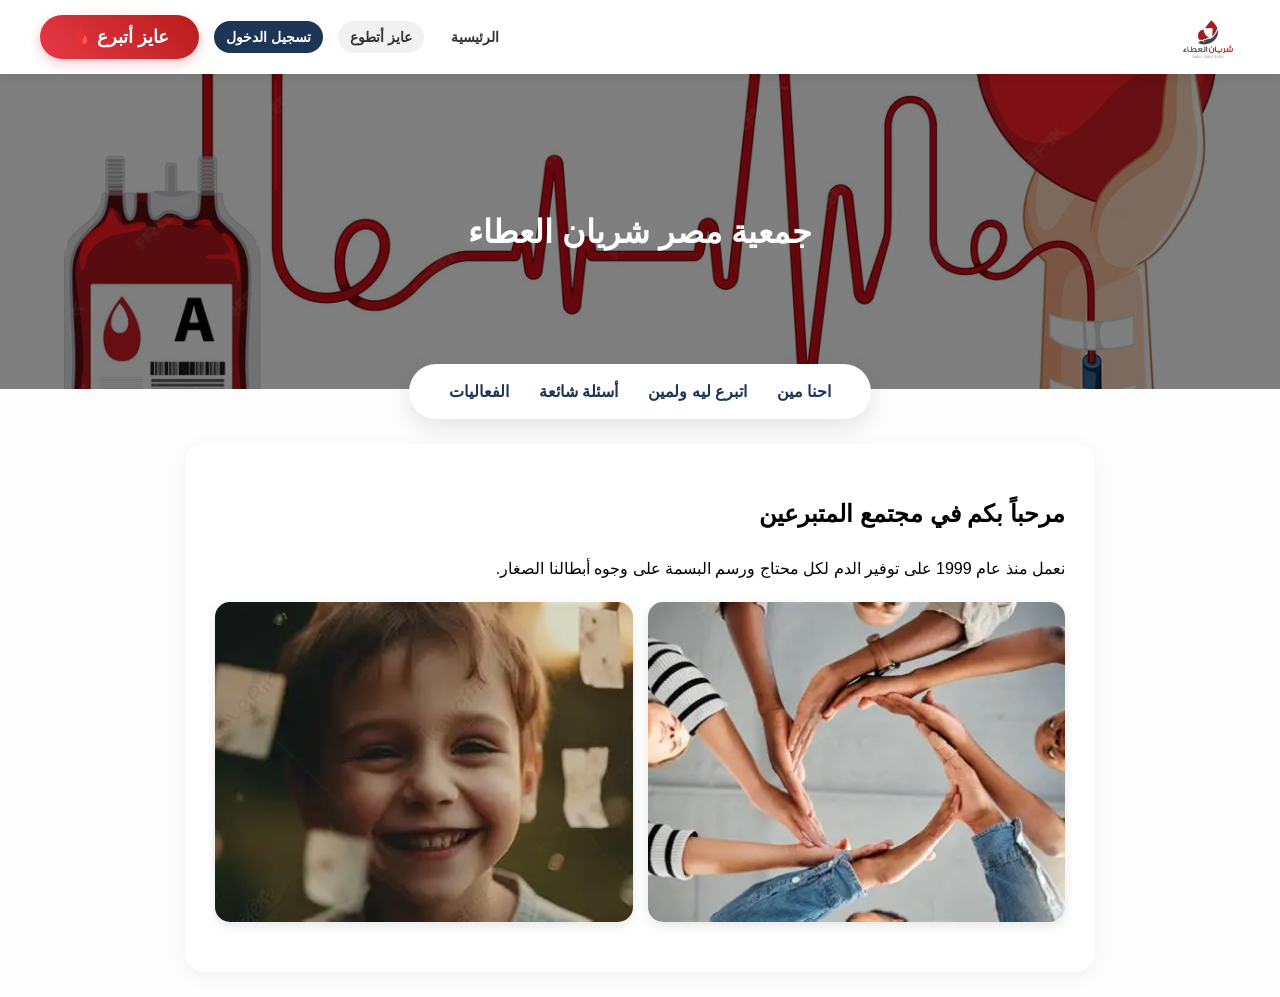
<file: src/main/resources/static/index.html>
<!doctype html>
<html lang="ar" dir="rtl">
  <head>
    <meta charset="UTF-8" />
    <title>شريان العطاء - الرئيسية</title>
    <link rel="stylesheet" href="CSS/style.css" />
  </head>
  <body>
    <nav class="navbar">
      <div class="logo-container">
        <img src="Images/logo.jpg" alt="Logo" style="height: 45px" />
      </div>
      <ul class="nav-links">
        <li><a href="index.html" class="nav-item">الرئيسية</a></li>
        <li><a href="volunteer.html" class="nav-item btn-v">عايز أتطوع</a></li>
        <li><a href="login.html" class="nav-item btn-l">تسجيل الدخول</a></li>
        <li><a href="donate.html" class="btn-donate-main">عايز أتبرع 🩸</a></li>
      </ul>
    </nav>
    <header class="hero"><h1>جمعية مصر شريان العطاء</h1></header>
    <section class="sub-nav">
      <a href="about.html" class="sub-link">احنا مين</a>
      <a href="why.html" class="sub-link">اتبرع ليه ولمين</a>
      <a href="faq.html" class="sub-link">أسئلة شائعة</a>
      <a href="events.html" class="sub-link">الفعاليات</a>
    </section>
    <div class="content-box">
      <h2>مرحباً بكم في مجتمع المتبرعين</h2>
      <p>
        نعمل منذ عام 1999 على توفير الدم لكل محتاج ورسم البسمة على وجوه أبطالنا
        الصغار.
      </p>
      <div class="images-grid-2">
        <img src="Images/home1.jpg" class="grid-img long-img" />
        <img src="Images/home2.jpg" class="grid-img long-img" />
      </div>
    </div>
  </body>
</html>
</file>
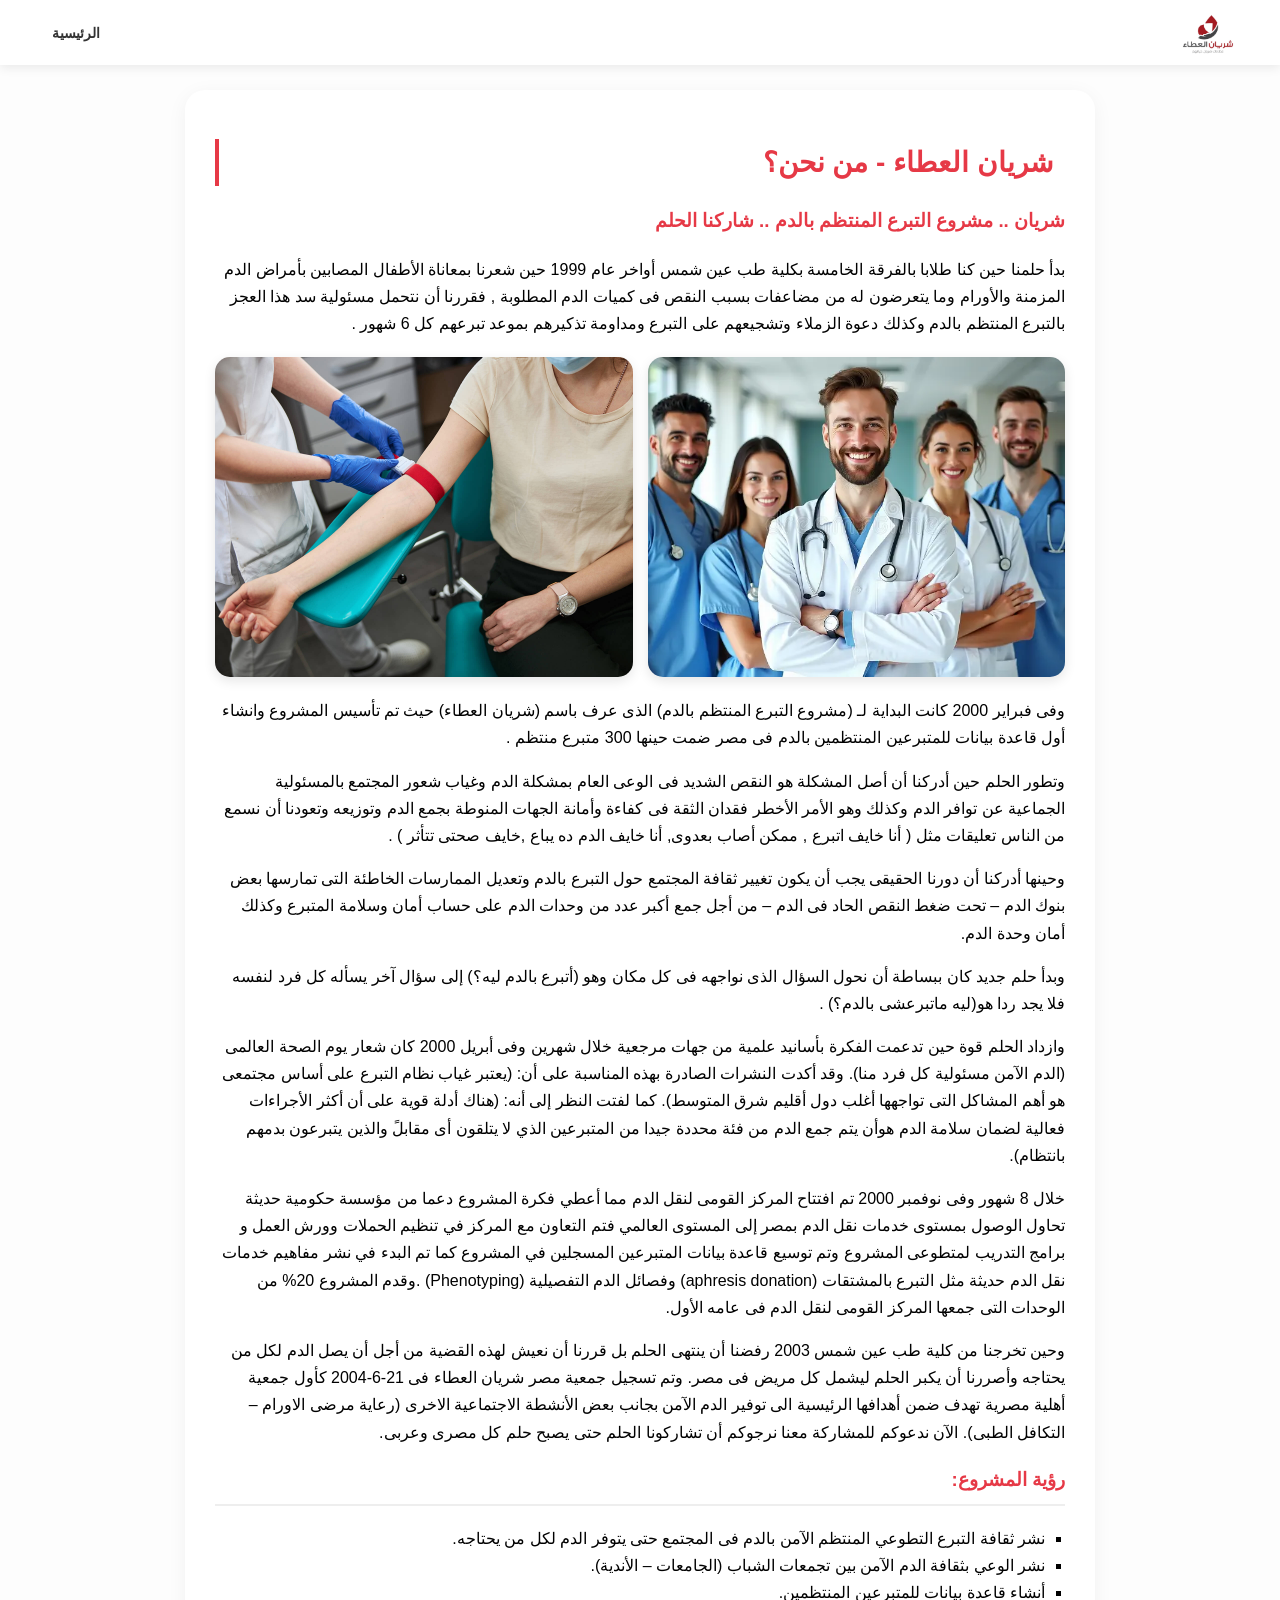
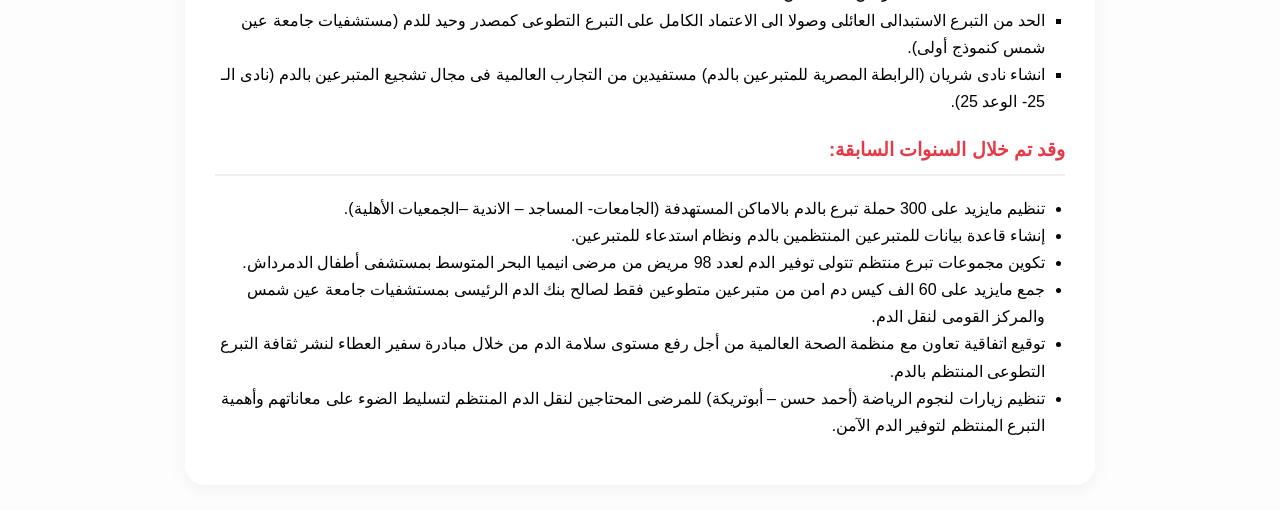
<file: src/main/resources/static/about.html>
<!doctype html>
<html lang="ar" dir="rtl">
  <head>
    <meta charset="UTF-8" />
    <title>احنا مين - شريان العطاء</title>
    <link rel="stylesheet" href="CSS/style.css" />
  </head>
  <body>
    <nav class="navbar">
      <div class="logo-container">
        <img src="Images/logo.jpg" style="height: 45px" /> </div>
      <a href="index.html" class="nav-item">الرئيسية</a>
    </nav>
    <div class="content-box">
      <h1>شريان العطاء - من نحن؟</h1>
      <h3 style="color: #e63946">
        شريان .. مشروع التبرع المنتظم بالدم .. شاركنا الحلم
      </h3>
      <p>
        بدأ حلمنا حين كنا طلابا بالفرقة الخامسة بكلية طب عين شمس أواخر عام 1999
        حين شعرنا بمعاناة الأطفال المصابين بأمراض الدم المزمنة والأورام وما
        يتعرضون له من مضاعفات بسبب النقص فى كميات الدم المطلوبة , فقررنا أن
        نتحمل مسئولية سد هذا العجز بالتبرع المنتظم بالدم وكذلك دعوة الزملاء
        وتشجيعهم على التبرع ومداومة تذكيرهم بموعد تبرعهم كل 6 شهور .
      </p>
      <div class="images-grid-2">
        <img src="Images/about1.jpg" class="grid-img long-img" />
        <img src="Images/about2.jpg" class="grid-img long-img" />
      </div>
      <p>
        وفى فبراير 2000 كانت البداية لـ (مشروع التبرع المنتظم بالدم) الذى عرف
        باسم (شريان العطاء) حيث تم تأسيس المشروع وانشاء أول قاعدة بيانات
        للمتبرعين المنتظمين بالدم فى مصر ضمت حينها 300 متبرع منتظم .
      </p>
      <p>
        وتطور الحلم حين أدركنا أن أصل المشكلة هو النقص الشديد فى الوعى العام
        بمشكلة الدم وغياب شعور المجتمع بالمسئولية الجماعية عن توافر الدم وكذلك
        وهو الأمر الأخطر فقدان الثقة فى كفاءة وأمانة الجهات المنوطة بجمع الدم
        وتوزيعه وتعودنا أن نسمع من الناس تعليقات مثل ( أنا خايف اتبرع , ممكن
        أصاب بعدوى, أنا خايف الدم ده يباع ,خايف صحتى تتأثر ) .
      </p>
      <p>
        وحينها أدركنا أن دورنا الحقيقى يجب أن يكون تغيير ثقافة المجتمع حول
        التبرع بالدم وتعديل الممارسات الخاطئة التى تمارسها بعض بنوك الدم – تحت
        ضغط النقص الحاد فى الدم – من أجل جمع أكبر عدد من وحدات الدم على حساب
        أمان وسلامة المتبرع وكذلك أمان وحدة الدم.
      </p>
      <p>
        وبدأ حلم جديد كان ببساطة أن نحول السؤال الذى نواجهه فى كل مكان وهو
        (أتبرع بالدم ليه؟) إلى سؤال آخر يسأله كل فرد لنفسه فلا يجد ردا هو(ليه
        ماتبرعشى بالدم؟) .
      </p>
      <p>
        وازداد الحلم قوة حين تدعمت الفكرة بأسانيد علمية من جهات مرجعية خلال
        شهرين وفى أبريل 2000 كان شعار يوم الصحة العالمى (الدم الآمن مسئولية كل
        فرد منا). وقد أكدت النشرات الصادرة بهذه المناسبة على أن: (يعتبر غياب
        نظام التبرع على أساس مجتمعى هو أهم المشاكل التى تواجهها أغلب دول أقليم
        شرق المتوسط). كما لفتت النظر إلى أنه: (هناك أدلة قوية على أن أكثر
        الأجراءات فعالية لضمان سلامة الدم هوأن يتم جمع الدم من فئة محددة جيدا من
        المتبرعين الذي لا يتلقون أى مقابلً والذين يتبرعون بدمهم بانتظام).
      </p>
      <p>
        خلال 8 شهور وفى نوفمبر 2000 تم افتتاح المركز القومى لنقل الدم مما أعطي
        فكرة المشروع دعما من مؤسسة حكومية حديثة تحاول الوصول بمستوى خدمات نقل
        الدم بمصر إلى المستوى العالمي فتم التعاون مع المركز في تنظيم الحملات
        وورش العمل و برامج التدريب لمتطوعى المشروع وتم توسيع قاعدة بيانات
        المتبرعين المسجلين في المشروع كما تم البدء في نشر مفاهيم خدمات نقل الدم
        حديثة مثل التبرع بالمشتقات (aphresis donation) وفصائل الدم التفصيلية
        (Phenotyping) .وقدم المشروع 20% من الوحدات التى جمعها المركز القومى لنقل
        الدم فى عامه الأول.
      </p>
      <p>
        وحين تخرجنا من كلية طب عين شمس 2003 رفضنا أن ينتهى الحلم بل قررنا أن
        نعيش لهذه القضية من أجل أن يصل الدم لكل من يحتاجه وأصررنا أن يكبر الحلم
        ليشمل كل مريض فى مصر. وتم تسجيل جمعية مصر شريان العطاء فى 21-6-2004 كأول
        جمعية أهلية مصرية تهدف ضمن أهدافها الرئيسية الى توفير الدم الآمن بجانب
        بعض الأنشطة الاجتماعية الاخرى (رعاية مرضى الاورام – التكافل الطبى).
        الآن ندعوكم للمشاركة معنا نرجوكم أن تشاركونا الحلم حتى يصبح حلم كل مصرى
        وعربى.
      </p>
      <h3
        style="
          color: #e63946;
          border-bottom: 2px solid #eee;
          padding-bottom: 8px;
        "
      >
        رؤية المشروع:
      </h3>
      <ul style="list-style-type: square; padding-right: 20px">
        <li>
          نشر ثقافة التبرع التطوعي المنتظم الآمن بالدم فى المجتمع حتى يتوفر الدم
          لكل من يحتاجه.
        </li>
        <li>
          نشر الوعي بثقافة الدم الآمن بين تجمعات الشباب (الجامعات – الأندية).
        </li>
        <li>أنشاء قاعدة بيانات للمتبرعين المنتظمين.</li>
        <li>
          الحد من التبرع الاستبدالى العائلى وصولا الى الاعتماد الكامل على التبرع
          التطوعى كمصدر وحيد للدم (مستشفيات جامعة عين شمس كنموذج أولى).
        </li>
        <li>
          انشاء نادى شريان (الرابطة المصرية للمتبرعين بالدم) مستفيدين من التجارب
          العالمية فى مجال تشجيع المتبرعين بالدم (نادى الـ 25- الوعد 25).
        </li>
      </ul>
      <h3
        style="
          color: #e63946;
          border-bottom: 2px solid #eee;
          padding-bottom: 8px;
        "
      >
        وقد تم خلال السنوات السابقة:
      </h3>
      <ul style="list-style-type: disc; padding-right: 20px">
        <li>
          تنظيم مايزيد على 300 حملة تبرع بالدم بالاماكن المستهدفة (الجامعات-
          المساجد – الاندية –الجمعيات الأهلية).
        </li>
        <li>
          إنشاء قاعدة بيانات للمتبرعين المنتظمين بالدم ونظام استدعاء للمتبرعين.
        </li>
        <li>
          تكوين مجموعات تبرع منتظم تتولى توفير الدم لعدد 98 مريض من مرضى انيميا
          البحر المتوسط بمستشفى أطفال الدمرداش.
        </li>
        <li>
          جمع مايزيد على 60 الف كيس دم امن من متبرعين متطوعين فقط لصالح بنك الدم
          الرئيسى بمستشفيات جامعة عين شمس والمركز القومى لنقل الدم.
        </li>
        <li>
          توقيع اتفاقية تعاون مع منظمة الصحة العالمية من أجل رفع مستوى سلامة
          الدم من خلال مبادرة سفير العطاء لنشر ثقافة التبرع التطوعى المنتظم
          بالدم.
        </li>
        <li>
          تنظيم زيارات لنجوم الرياضة (أحمد حسن – أبوتريكة) للمرضى المحتاجين لنقل
          الدم المنتظم لتسليط الضوء على معاناتهم وأهمية التبرع المنتظم لتوفير
          الدم الآمن.
        </li>
      </ul>
    </div>
  </body>
</html>
</file>
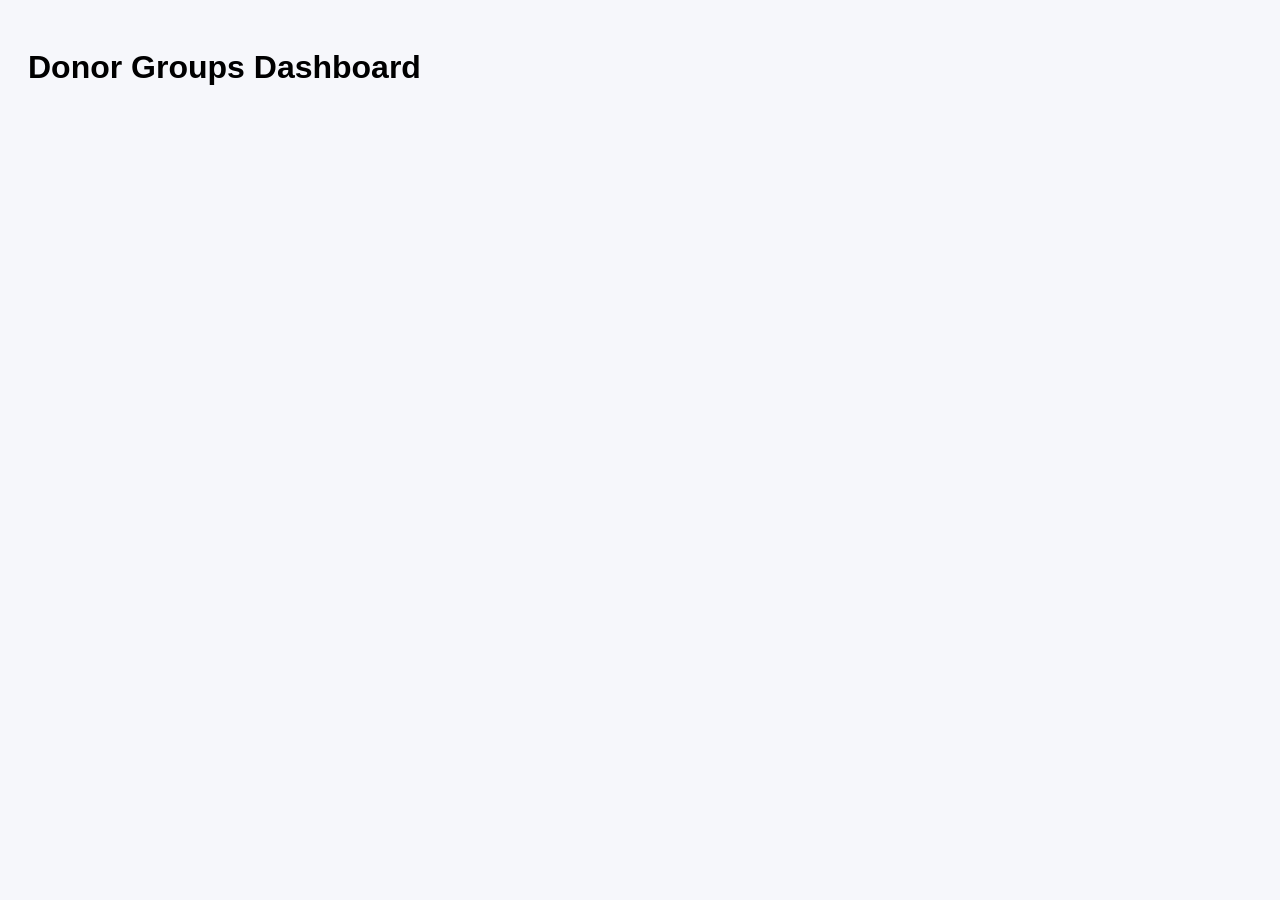
<file: src/main/resources/static/don_group_rotation_dashboard.html>
<!doctype html>
<html lang="en">
  <head>
    <meta charset="UTF-8" />
    <meta name="viewport" content="width=device-width, initial-scale=1.0" />
    <title>Donor Groups Dashboard</title>

    <style>
      body {
        font-family: "Segoe UI", sans-serif;
        background: #f6f7fb;
        padding: 20px;
      }

      h1 {
        margin-bottom: 20px;
      }

      .grid {
        display: grid;
        grid-template-columns: repeat(auto-fill, minmax(340px, 1fr));
        gap: 18px;
      }

      .card {
        background: white;
        border-radius: 14px;
        padding: 18px;
        box-shadow: 0 6px 18px rgba(0, 0, 0, 0.08);
      }

      .card h3 {
        margin-bottom: 6px;
      }

      .child {
        font-size: 13px;
        color: #666;
        margin-bottom: 12px;
      }

      .section-title {
        font-size: 12px;
        color: gray;
        margin-bottom: 6px;
      }

      .donor {
        padding: 12px;
        border-radius: 10px;
        margin-bottom: 10px;
      }

      .main {
        background: #e8f8ef;
        border-left: 5px solid #1e7e4a;
      }

      .backup {
        background: #fff8e1;
        border-left: 5px solid #c67c00;
      }

      .donor-name {
        font-weight: bold;
        font-size: 14px;
      }

      .donor-info {
        font-size: 12px;
        color: #555;
      }

      .empty {
        color: gray;
        font-size: 13px;
      }
    </style>
  </head>

  <body>
    <h1>Donor Groups Dashboard</h1>

    <div id="groups" class="grid"></div>

    <script>
      const BASE = "http://localhost:9090";
      let groups = [];

      async function loadGroups() {
        try {
          const res = await fetch(BASE + `/donGroup/all/24`);
          groups = await res.json();

          render();
        } catch (e) {
          console.error(e);
        }
      }

      function getCurrentDonors(group) {
        const donors = group.donors || [];
        const index = group.orderIndex || 0;

        const result = [];

        if (donors[index]) {
          result.push({ ...donors[index], type: "current" });
        }

        if (donors[index + 3]) {
          result.push({ ...donors[index + 3], type: "backup" });
        }

        return result;
      }

      function render() {
        const container = document.getElementById("groups");

        if (!groups.length) {
          container.innerHTML = "<p>No groups found</p>";
          return;
        }

        container.innerHTML = groups
          .map((g) => {
            const donors = getCurrentDonors(g);

            let donorUI = "";

            if (!donors.length) {
              donorUI = `<div class="empty">No donors available</div>`;
            } else {
              donorUI = donors
                .map(
                  (d) => `
        <div class="donor ${d.type === "current" ? "main" : "backup"}">
          <div class="donor-name">
            ${d.type === "current" ? "⭐ Current Donor" : "🔁 Backup Donor"}
          </div>
          <div class="donor-info">
            Name: ${d.name}<br/>
            Blood Type: ${d.bloodType || "-"}<br/>
            Email:${d.email}<br/>
            Phone:${d.phone}<br/>

          </div>
        </div>
      `,
                )
                .join("");
            }

            return `
      <div class="card">
        <h3>${g.child?.name || "Child"}</h3>

           <div class="child">
                👶 Child: ${g.child?.name || "-"} <br/>
                🩸 Blood: ${g.child?.bloodType || "-"} <br/>
                👥 Donors: ${g.donorsCount}
              </div>


        <div class="section-title">Current Assignment</div>

        ${donorUI}
      </div>
    `;
          })
          .join("");
      }

      loadGroups();
    </script>
  </body>
</html>
</file>
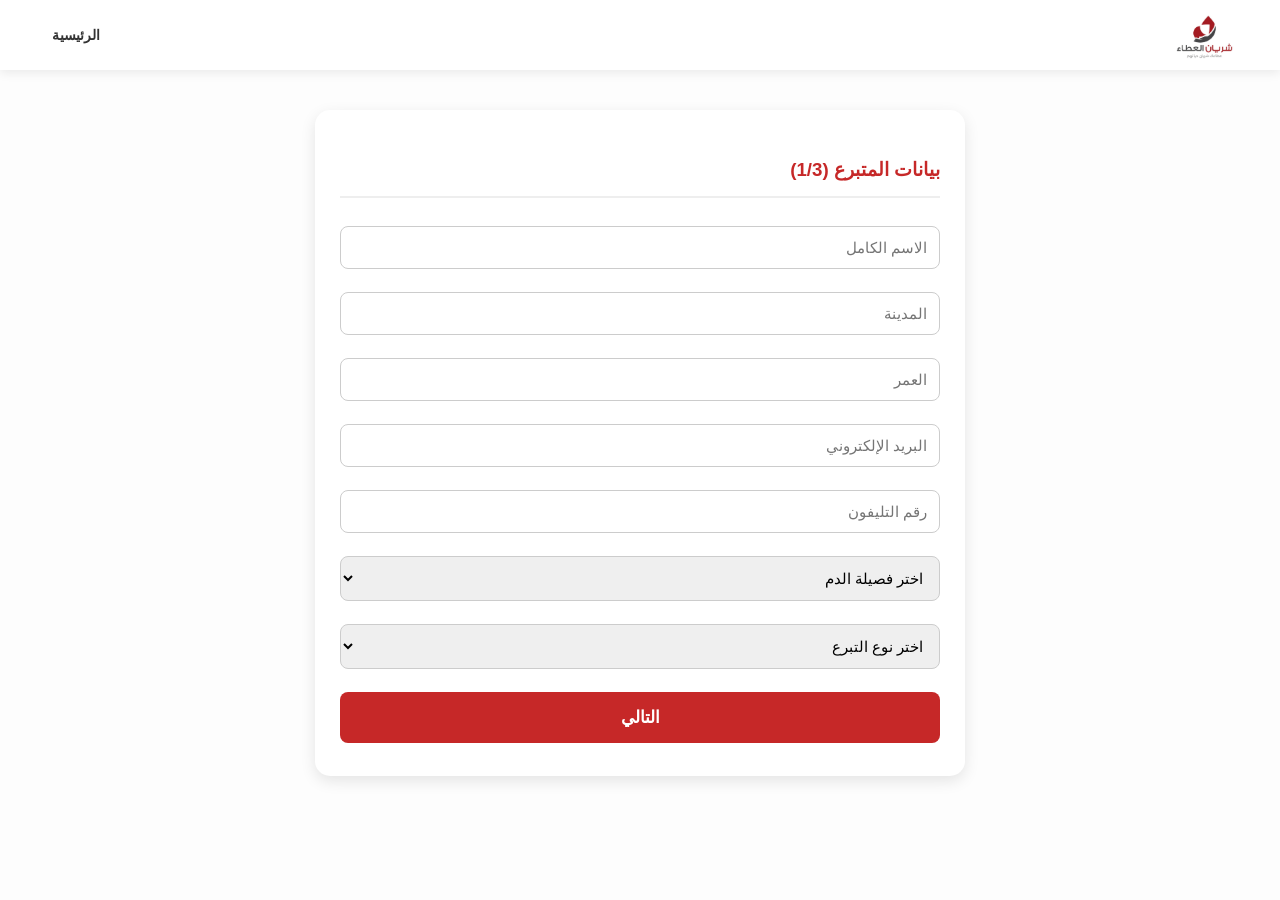
<file: src/main/resources/static/donate.html>
<!doctype html>
<html lang="ar" dir="rtl">
  <head>
    <meta charset="UTF-8" />
    <title>شريان العطاء - تسجيل متبرع</title>
    <link rel="stylesheet" href="CSS/style.css" />

    <style>
      .content-box {
        max-width: 600px;
        margin: 40px auto;
        padding: 25px;
        border-radius: 15px;
        box-shadow: 0 5px 15px rgba(0, 0, 0, 0.1);
      }

      input,
      select,
      .radio-group {
        width: 100%;
        padding: 12px;
        margin-bottom: 15px;
        border: 1px solid #ccc;
        border-radius: 8px;
        box-sizing: border-box;
      }

      h3 {
        color: #c62828;
        border-bottom: 2px solid #eee;
        padding-bottom: 10px;
        margin-bottom: 20px;
      }

      h4 {
        margin: 15px 0 5px 0;
        color: #555;
        text-align: right;
      }

      .hidden {
        display: none;
      }

      .btn-submit-step {
        width: 100%;
        padding: 15px;
        background: #c62828;
        color: white;
        border: none;
        border-radius: 8px;
        cursor: pointer;
        font-size: 17px;
        font-weight: bold;
      }

      .radio-container {
        display: flex;
        gap: 20px;
        margin-bottom: 15px;
        background: #f9f9f9;
        padding: 10px;
        border-radius: 8px;
      }

      .radio-container label {
        cursor: pointer;
        display: flex;
        align-items: center;
        gap: 5px;
      }

      .alert-overlay {
        position: fixed;
        inset: 0;
        background: rgba(0, 0, 0, 0.45);
        display: flex;
        align-items: center;
        justify-content: center;
        z-index: 9999;
        opacity: 0;
        transition: opacity 0.25s;
        pointer-events: none;
      }
      .alert-overlay.show {
        opacity: 1;
        pointer-events: all;
      }
      .alert-box {
        background: white;
        border-radius: 16px;
        padding: 2rem 2rem 1.5rem;
        width: 90%;
        max-width: 340px;
        text-align: center;
        box-shadow: 0 20px 60px rgba(0, 0, 0, 0.2);
        transform: scale(0.85);
        transition: transform 0.25s;
      }
      .alert-overlay.show .alert-box {
        transform: scale(1);
      }

      .alert-icon {
        width: 64px;
        height: 64px;
        border-radius: 50%;
        display: flex;
        align-items: center;
        justify-content: center;
        margin: 0 auto 1rem;
        font-size: 30px;
      }
      .alert-icon.success {
        background: #eaf3de;
        color: #3b6d11;
      }
      .alert-icon.error {
        background: #fcebeb;
        color: #a32d2d;
      }

      .alert-title {
        font-size: 18px;
        font-weight: bold;
        margin-bottom: 8px;
        color: #1a1a1a;
      }
      .alert-message {
        font-size: 14px;
        color: #666;
        margin-bottom: 1.5rem;
        line-height: 1.6;
      }
      .alert-btn {
        width: 100%;
        padding: 11px;
        border: none;
        border-radius: 8px;
        font-size: 15px;
        font-weight: bold;
        cursor: pointer;
        transition: opacity 0.2s;
        color: white;
      }
      .alert-btn:hover {
        opacity: 0.85;
      }
      .alert-btn.success {
        background: #c62828;
      }
      .alert-btn.error {
        background: #a32d2d;
      }
    </style>
  </head>

  <body>
    <nav class="navbar">
      <div class="logo-container">
        <img src="Images/logo.jpg" style="height: 50px" alt="Logo" />
      </div>
      <a href="index.html" class="nav-item">الرئيسية</a>
    </nav>

    <div class="content-box">
     
      <form id="donateForm" novalidate>

        <div id="step1">
          <h3>بيانات المتبرع (1/3)</h3>

          <input type="text" id="name" placeholder="الاسم الكامل" />
          <input type="text" id="city" placeholder="المدينة" />
          <input type="text" id="age" placeholder="العمر" />
          <input type="email" id="email" placeholder="البريد الإلكتروني" />
          <input
            type="tel"
            id="phone"
            placeholder="رقم التليفون"
            style="direction: rtl; text-align: right"
          />

          <select id="bloodType">
            <option value="" disabled selected>اختر فصيلة الدم</option>
          </select>

          <select id="donorType">
            <option value="" disabled selected>اختر نوع التبرع</option>
          </select>

          <button
            type="button"
            class="btn-submit-step"
            onclick="validateStep1()"
          >
            التالي
          </button>
        </div>

        <div id="step2" class="hidden">
          <h3>البيانات الصحية (2/3)</h3>

          <div id="dynamic-questions"></div>

          <button
            type="button"
            onclick="submitMedical()"
            class="btn-submit-step"
          >
            التالي
          </button>
        </div>


        <div id="step3" class="hidden" style="text-align: center">
          <h3>تم القبول.. اختر الموعد (3/3)</h3>

          <p style="margin-bottom: 20px; color: #666">
            برجاء تحديد تاريخ مناسب لزيارة المركز
          </p>

          <input type="date" id="appointmentDate" name="appointmentDate" />
          <p style="color: #a32d2d; direction: rtl">
            <b> موقع المستشفي : </b>
            مستشفي الدمرداش التابعة لجامعة عين شمس بالعباسية
          </p>

          <button type="button" class="btn-submit-step" onclick="finalSubmit()">
            تأكيد الحجز النهائي
          </button>
        </div>
      </form>
    </div>


    <div class="alert-overlay" id="alertOverlay">
      <div class="alert-box">
        <div class="alert-icon" id="alertIcon"></div>
        <div class="alert-title" id="alertTitle"></div>
        <div class="alert-message" id="alertMessage"></div>
        <button class="alert-btn" id="alertBtn" onclick="closeAlert()"></button>
      </div>
    </div>

    <script>
      const tomorrow = new Date();
      tomorrow.setDate(tomorrow.getDate() + 1);
      const minDate = tomorrow.toISOString().split("T")[0]; // "2026-04-15"
      document.getElementById("appointmentDate").min = minDate;

      function goToStep(stepNumber) {
        document.getElementById("step1").classList.add("hidden");
        document.getElementById("step2").classList.add("hidden");
        document.getElementById("step3").classList.add("hidden");
        document.getElementById("step" + stepNumber).classList.remove("hidden");
      }
      function validateStep1() {
        const name = document.getElementById("name").value.trim();
        const city = document.getElementById("city").value.trim();
        const age = document.getElementById("age").value.trim();
        const email = document.getElementById("email").value.trim();
        const phone = document.getElementById("phone").value.trim();
        const bloodType = document.getElementById("bloodType").value;
        const donorType = document.getElementById("donorType").value;

        if (
          !name ||
          !city ||
          !age ||
          !email ||
          !phone ||
          !bloodType ||
          !donorType
        ) {
          showAlert(
            "error",
            "خطأ",
            "برجاء ملء جميع الحقول المطلوبة",
            "حسناً",
            null,
            false,
          );
          return;
        }

        const ageNum = parseInt(age);
        if (isNaN(ageNum) || ageNum < 18 || ageNum > 65) {
          showAlert(
            "error",
            "خطأ",
            "العمر يجب أن يكون بين 18 و65 سنة",
            "حسناً",
            null,
            false,
          );
          return;
        }

        goToStep(2);
      }

      function finalSubmit() {
        const date = document.getElementById("appointmentDate").value;
        if (!date) {
          showAlert(
            "error",
            "خطأ",
            "برجاء اختيار التاريخ",
            "حسناً",
            null,
            false,
          );
          return;
        }

        createDonor();
      }

      async function createDonor() {
        const donorData = {
          name: document.getElementById("name").value,
          city: document.getElementById("city").value,
          email: document.getElementById("email").value,
          phone: document.getElementById("phone").value,
          bloodType: document.getElementById("bloodType").value,
          donationType: document.getElementById("donorType").value,
          checkUP: document.getElementById("appointmentDate").value,
          age: parseInt(document.getElementById("age").value),
        };

        try {
          const res = await fetch("http://localhost:9090/donor", {
            method: "POST",
            headers: { "Content-Type": "application/json" },
            body: JSON.stringify(donorData),
          });

          if (!res.ok) throw new Error("Failed to create donor");

          showAlert(
            "success",
            "تم التسجيل!",
            "تم حجز ميعاد في مستشفي الدمرداش التابعة لجامعه عين شمس بالعباسية",
            "حسناً",
            () => {
              window.location.href = "index.html";
            },
            true, 
          );
        } catch (error) {
          console.error("Error creating donor:", error);
          showAlert(
            "error",
            "خطأ",
            "حدث خطأ أثناء تسجيل المتبرع.",
            "حسناً",
            null,
            false,
          );
        }
      }

  
      async function loadSelectOptions() {
        try {
          const [bloodRes, donorRes] = await Promise.all([
            fetch("http://localhost:9090/BloodTypes"),
            fetch("http://localhost:9090/donorTypes"),
          ]);

          const bloodTypes = await bloodRes.json();
          const donorTypes = await donorRes.json();

          const bloodSelect = document.getElementById("bloodType");
          bloodTypes.forEach((type) => {
            const option = document.createElement("option");
            option.value = type;
            option.textContent = type;
            bloodSelect.appendChild(option);
          });

          const donorSelect = document.getElementById("donorType");
          donorTypes.forEach((type) => {
            const option = document.createElement("option");
            option.value = type;
            option.textContent = type;
            donorSelect.appendChild(option);
          });
        } catch (error) {
          console.error("Failed to load select options:", error);
        }
      }


      let allQuestions = [];
      let answers = {};

      async function loadQuestions() {
        try {
          const res = await fetch("http://localhost:9090/questions");
          allQuestions = await res.json();
          renderQuestions();
        } catch (error) {
          console.error("Failed to load questions:", error);
        }
      }


      function shouldShow(q) {
        if (!q.dependsOnQuestionId) return true;
        const parentAnswer = answers[q.dependsOnQuestionId];
        if (!parentAnswer) return false;
        return parentAnswer === "Yes";
      }


      function renderQuestions() {
        const container = document.getElementById("dynamic-questions");
        container.innerHTML = "";

        allQuestions.forEach((q) => {
          if (!shouldShow(q)) return;

          let html = "";
          if (q.type === "YES_NO") {
            const current = answers[q.id];
            html = `
              <div class="question">
                <h4>${q.title}</h4>
                <div class="radio-container">
                  <label>
                    <input
                      type="radio"
                      name="q_${q.id}"
                      value="Yes"
                      onchange="handleAnswer(${q.id}, 'Yes')"
                      ${current === "Yes" ? "checked" : ""}
                    />
                    نعم
                  </label>
                  <label>
                    <input
                      type="radio"
                      name="q_${q.id}"
                      value="No"
                      onchange="handleAnswer(${q.id}, 'No')"
                      ${current === "No" ? "checked" : ""}
                    />
                    لا
                  </label>
                </div>
              </div>
            `;
          }
          if (q.type === "NUMBER") {
            const current = answers[q.id] || "";
            html = `
              <div class="question">
                <h4>${q.title}</h4>
                <input
                  type="number"
                  name="q_${q.id}"
                  value="${current}"
                  data-id="${q.id}"
                  placeholder="${q.title}"
                  min="${q.minValue ?? ""}"
                  max="${q.maxValue ?? ""}"
                  onchange="handleAnswer(${q.id}, this.value)"
                />
              </div>
            `;
          }

          container.insertAdjacentHTML("beforeend", html);
        });
      }

      function handleAnswer(id, value) {
        answers[id] = value;
        renderQuestions();
      }


      function submitMedical() {
        fetch("http://localhost:9090/validate", {
          method: "POST",
          headers: { "Content-Type": "application/json" },
          body: JSON.stringify({ answers }),
        })
          .then((res) => res.json())
          .then((data) => {
            if (data.eligible) {
              goToStep(3);
            } else {
              showAlert(
                "error",
                "غير مؤهل",
                data.message,
                "شكراً لمحاولتك لإنقاذ حياة الآخرين",
                null,
                true,
              );
            }
          })
          .catch((err) => {
            console.error(err);
            showAlert(
              "error",
              "خطأ",
              "حدث خطأ في الاتصال بالسيرفر",
              "حسناً",
              null,
              false,
            );
          });
      }

      let alertCallback = null;
      let alertShouldRedirect = false;

      function showAlert(
        type,
        title,
        message,
        btnText,
        callback,
        redirectOnClose,
      ) {
        document.getElementById("alertIcon").className = "alert-icon " + type;
        document.getElementById("alertIcon").textContent =
          type === "success" ? "✓" : "✕";

        document.getElementById("alertTitle").textContent = title;
        document.getElementById("alertMessage").textContent = message;
        document.getElementById("alertBtn").textContent = btnText;
        document.getElementById("alertBtn").className = "alert-btn " + type;

        alertCallback = callback || null;
        alertShouldRedirect = !!redirectOnClose;

        document.getElementById("alertOverlay").classList.add("show");
      }


      function closeAlert() {
        document.getElementById("alertOverlay").classList.remove("show");

        if (alertCallback) {
          alertCallback();
          alertCallback = null;
          return;
        }

        if (alertShouldRedirect) {
          window.location.href = "index.html";
        }
      }

      loadSelectOptions();
      loadQuestions();
    </script>
  </body>
</html>
</file>
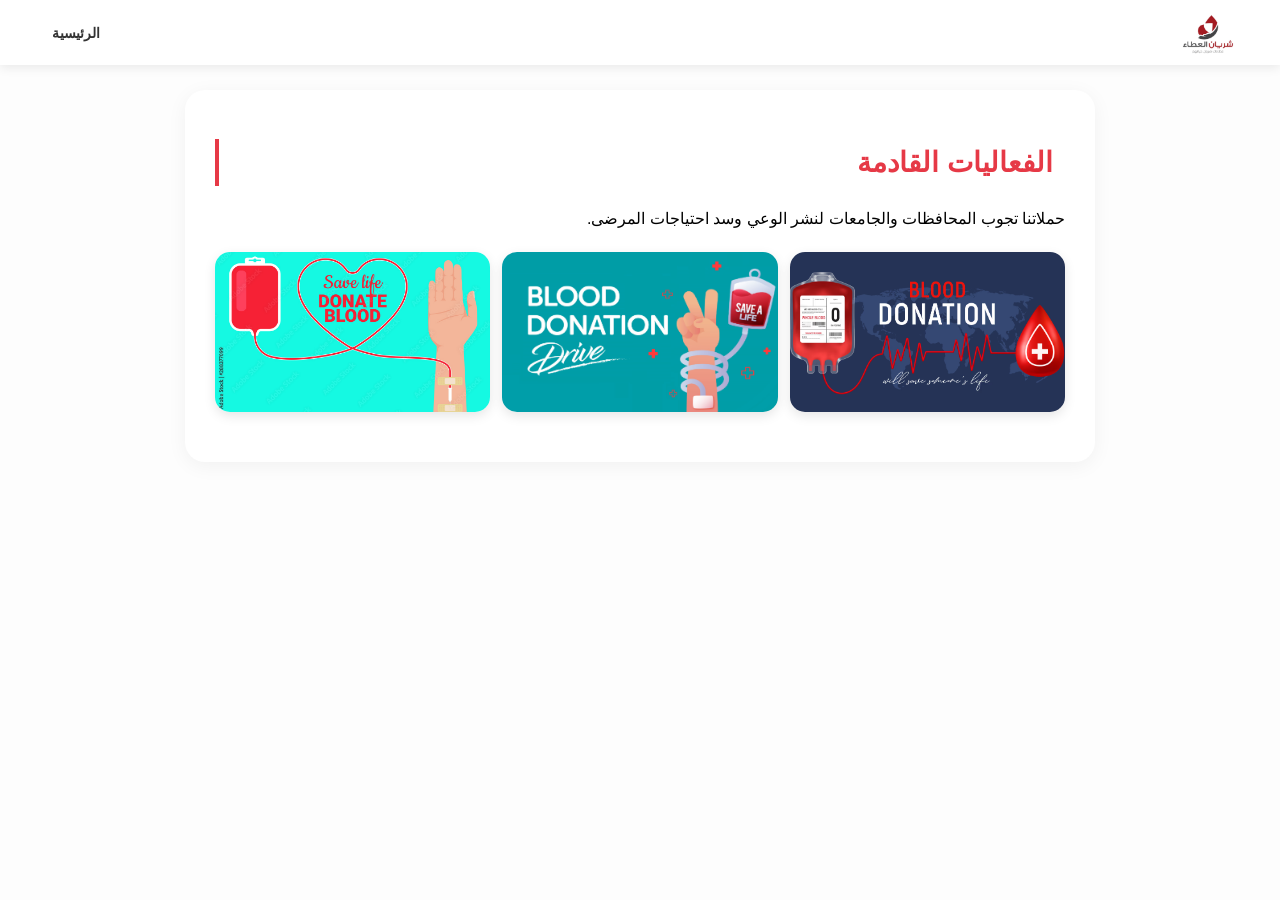
<file: src/main/resources/static/events.html>
<!doctype html>
<html lang="ar" dir="rtl">
  <head>
    <meta charset="UTF-8" />
    <title>الفعاليات</title>
    <link rel="stylesheet" href="CSS/style.css" />
    <style>
      .campaign-card {
        background: #fff5f5;
        padding: 15px; 
        border-radius: 12px;
        margin-bottom: 15px;
      }
    </style>
  </head>

  <body>
    <nav class="navbar">
      <div class="logo-container">
        <img src="Images/logo.jpg" style="height: 45px" /> </div>

      <a href="index.html" class="nav-item">الرئيسية</a>
    </nav>
    <div class="content-box">
      <h1>الفعاليات القادمة</h1>
      <p>حملاتنا تجوب المحافظات والجامعات لنشر الوعي وسد احتياجات المرضى.</p>
      <div class="images-grid-3">
        <img height="160px" src="Images/event1.jpg" class="grid-img" /> <img height="160px" src="Images/event2.jpg" class="grid-img" />
        <img height="160px" src="Images/event3.jpg" class="grid-img" />
      </div>
      <div id="campaigns-container" class="campaigns-container"></div>
    </div>
    <script>
      async function showEventDetails() {
        try {
          const res = await fetch("http://localhost:9090/campaigns");

          if (!res.ok) throw new Error("Failed to fetch campaigns");

          const campaigns = await res.json();

          const container = document.getElementById("campaigns-container");
          container.innerHTML = "";

          campaigns
            .filter((c) => c.isActivated)
            .forEach((campaign) => {
              const div = document.createElement("div");
              div.classList.add("campaign-card");

              const formattedDate = new Date(campaign.date).toLocaleDateString(
                "ar-EG",
                {
                  year: "numeric",
                  month: "long",
                  day: "numeric",
                },
              );

              div.innerHTML = `
            <b style="font-size: 16px;">${campaign.title}</b>
            <p style="font-size: 14px;">${campaign.description}</p>
            <p style="font-size: 13px;">
              📅 ${formattedDate} <br>
              📍 ${campaign.location}
            </p>
            
          `;

              container.appendChild(div);
            });
        } catch (error) {
          console.error(error);
        }
      }

      showEventDetails();
    </script>
  </body>
</html>
</file>
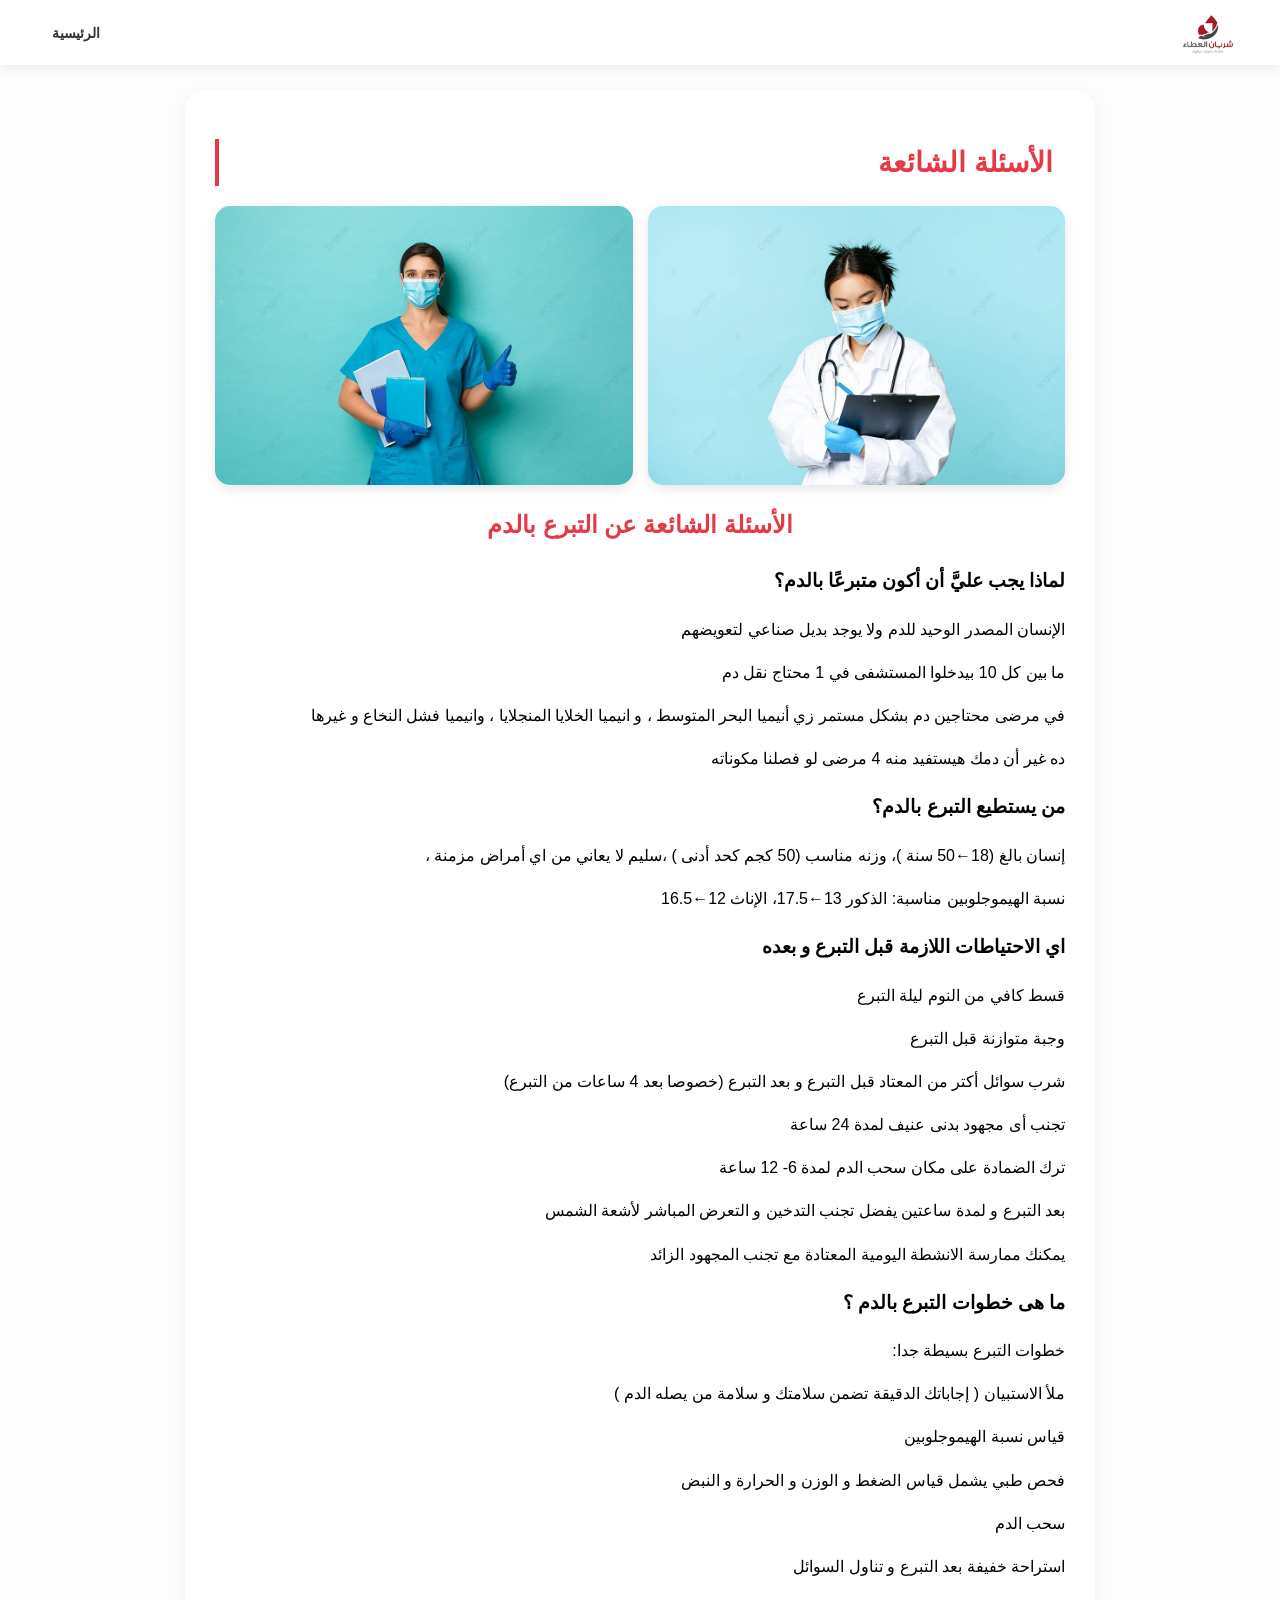
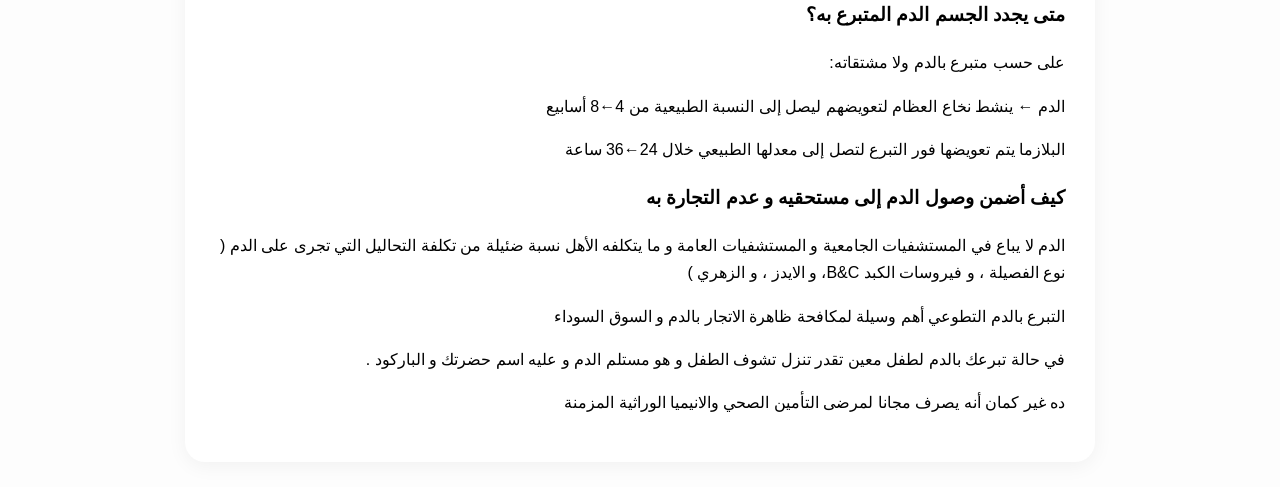
<file: src/main/resources/static/faq.html>
<!doctype html>
<html lang="ar" dir="rtl">
  <head>
    <meta charset="UTF-8" />
    <title>أسئلة شائعة</title>
    <link rel="stylesheet" href="CSS/style.css" />
  </head>
  <body>
    <nav class="navbar">
      <div class="logo-container">
        <img src="Images/logo.jpg" style="height: 45px" /> </div>
        <!-- <h1 class="hadeer">شريان العطاء</h1> -->
        <!-- <span class="heart-icon">❤️</span> -->
      <a href="index.html" class="nav-item">الرئيسية</a>
    </nav>
    <div class="content-box">
      <h1>الأسئلة الشائعة</h1>
      <div class="images-grid-2">
        <img src="Images/faq1.jpg" class="grid-img" />
        <img src="Images/faq2.jpg" class="grid-img" />
      </div>
      <h2 style="color: #e63946; text-align: center; font-size: 24px;">
        الأسئلة الشائعة عن التبرع بالدم
      </h2>
      <h3>لماذا يجب عليَّ أن أكون متبرعًا بالدم؟</h3>
      <p>الإنسان المصدر الوحيد للدم ولا يوجد بديل صناعي لتعويضهم</p>
      <p>ما بين كل 10 بيدخلوا المستشفى في 1 محتاج نقل دم</p>
      <p>
        في مرضى محتاجين دم بشكل مستمر زي أنيميا البحر المتوسط ، و انيميا الخلايا
        المنجلايا ، وانيميا فشل النخاع و غيرها
      </p>
      <p>ده غير أن دمك هيستفيد منه 4 مرضى لو فصلنا مكوناته</p>
      <h3>من يستطيع التبرع بالدم؟</h3>
      <p>
        إنسان بالغ (18←50 سنة )، وزنه مناسب (50 كجم كحد أدنى ) ،سليم لا يعاني من
        اي أمراض مزمنة ،
      </p>
      <p>نسبة الهيموجلوبين مناسبة: الذكور 13←17.5، الإناث 12←16.5</p>
      <h3>اي الاحتياطات اللازمة قبل التبرع و بعده</h3>
      <p>قسط كافي من النوم ليلة التبرع</p>
      <p>وجبة متوازنة قبل التبرع</p>
      <p>
        شرب سوائل أكتر من المعتاد قبل التبرع و بعد التبرع (خصوصا بعد 4 ساعات من
        التبرع)
      </p>
      <p>تجنب أى مجهود بدنى عنيف لمدة 24 ساعة</p>
      <p>ترك الضمادة على مكان سحب الدم لمدة 6- 12 ساعة</p>
      <p>
        بعد التبرع و لمدة ساعتين يفضل تجنب التدخين و التعرض المباشر لأشعة الشمس
      </p>
      <p>يمكنك ممارسة الانشطة اليومية المعتادة مع تجنب المجهود الزائد</p>
      <h3>ما هى خطوات التبرع بالدم ؟</h3>
      <p>خطوات التبرع بسيطة جدا:</p>
      <p>ملأ الاستبيان ( إجاباتك الدقيقة تضمن سلامتك و سلامة من يصله الدم )</p>
      <p>قياس نسبة الهيموجلوبين</p>
      <p>فحص طبي يشمل قياس الضغط و الوزن و الحرارة و النبض</p>
      <p>سحب الدم</p>
      <p>استراحة خفيفة بعد التبرع و تناول السوائل</p>
      <h3>متى يجدد الجسم الدم المتبرع به؟</h3>
      <p>على حسب متبرع بالدم ولا مشتقاته:</p>
      <p>
        الدم ← ينشط نخاع العظام لتعويضهم ليصل إلى النسبة الطبيعية من 4←8 أسابيع
      </p>
      <p>
        البلازما يتم تعويضها فور التبرع لتصل إلى معدلها الطبيعي خلال 24←36 ساعة
      </p>
      <h3>كيف أضمن وصول الدم إلى مستحقيه و عدم التجارة به</h3>
      <p>
        الدم لا يباع في المستشفيات الجامعية و المستشفيات العامة و ما يتكلفه
        الأهل نسبة ضئيلة من تكلفة التحاليل التي تجرى على الدم ( نوع الفصيلة ، و
        فيروسات الكبد B&C، و الايدز ، و الزهري )
      </p>
      <p>
        التبرع بالدم التطوعي أهم وسيلة لمكافحة ظاهرة الاتجار بالدم و السوق
        السوداء
      </p>
      <p>
        في حالة تبرعك بالدم لطفل معين تقدر تنزل تشوف الطفل و هو مستلم الدم و
        عليه اسم حضرتك و الباركود .
      </p>
      <p>
        ده غير كمان أنه يصرف مجانا لمرضى التأمين الصحي والانيميا الوراثية
        المزمنة
      </p>
    </div>
  </body>
</html>
</file>
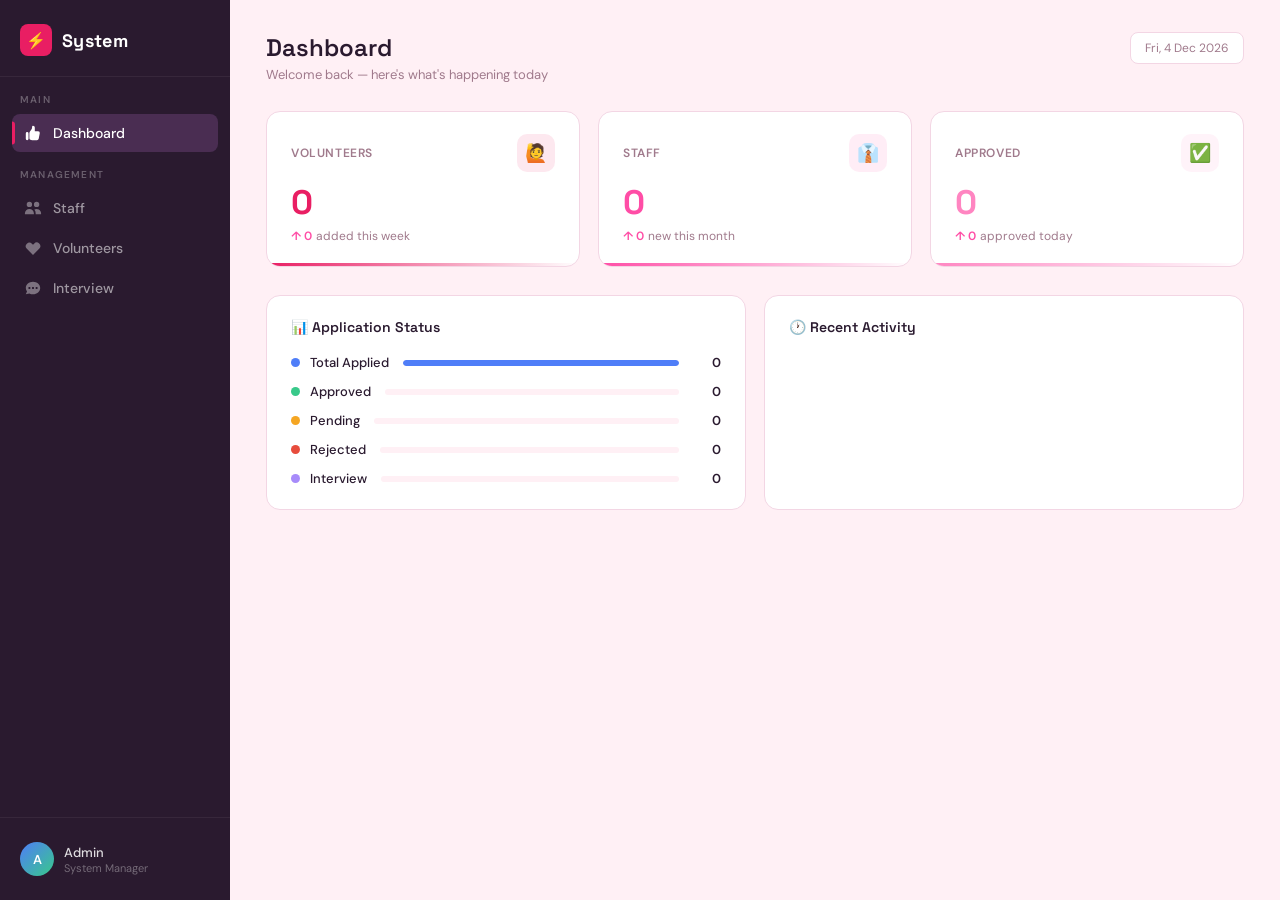
<file: src/main/resources/static/hrAdmin.html>
<!doctype html>
<html lang="ar" dir="ltr">
  <head>
    <meta charset="UTF-8" />
    <meta name="viewport" content="width=device-width, initial-scale=1.0" />
    <title>Dashboard</title>
    <link
      href="https://fonts.googleapis.com/css2?family=DM+Sans:wght@400;500;600&family=Space+Grotesk:wght@500;600;700&display=swap"
      rel="stylesheet"
    />
    <style>
      *,
      *::before,
      *::after {
        margin: 0;
        padding: 0;
        box-sizing: border-box;
      }

      :root {
        --sidebar-w: 230px;
        --bg: #fff0f5;
        --sidebar-bg: #2a1a2f;
        --sidebar-hover: #3a2340;
        --sidebar-active: #4a2d52;
        --accent: #e91e63;
        --accent2: #ff4da6;
        --accent3: #ff85c1;
        --text-main: #2a1a2f;
        --text-muted: #a07a8c;
        --card-bg: #ffffff;
        --border: #f3d6e4;
        --transition: all 0.2s ease;
      }

      body {
        font-family: "DM Sans", sans-serif;
        background: var(--bg);
        color: var(--text-main);
        min-height: 100vh;
        display: flex;
      }

      .sidebar {
        width: var(--sidebar-w);
        min-height: 100vh;
        background: var(--sidebar-bg);
        display: flex;
        flex-direction: column;
        position: fixed;
        left: 0;
        top: 0;
        bottom: 0;
        z-index: 100;
      }

      .sidebar-logo {
        padding: 24px 20px 20px;
        border-bottom: 1px solid rgba(255, 255, 255, 0.06);
      }

      .sidebar-logo h2 {
        font-family: "Space Grotesk", sans-serif;
        font-size: 18px;
        font-weight: 700;
        color: #fff;
        letter-spacing: 0.3px;
        display: flex;
        align-items: center;
        gap: 10px;
      }

      .logo-icon {
        width: 32px;
        height: 32px;
        background: var(--accent);
        border-radius: 8px;
        display: flex;
        align-items: center;
        justify-content: center;
        font-size: 16px;
      }

      .sidebar-nav {
        flex: 1;
        padding: 16px 12px;
      }

      .nav-label {
        font-size: 10px;
        font-weight: 600;
        color: rgba(255, 255, 255, 0.3);
        letter-spacing: 1.2px;
        text-transform: uppercase;
        padding: 0 8px;
        margin-bottom: 8px;
        margin-top: 16px;
      }

      .nav-label:first-child {
        margin-top: 0;
      }
      .sidebar ul {
        list-style: none;
      }

      .sidebar li {
        display: flex;
        align-items: center;
        gap: 11px;
        padding: 10px 12px;
        border-radius: 8px;
        cursor: pointer;
        font-size: 14px;
        font-weight: 500;
        color: rgba(255, 255, 255, 0.55);
        transition: var(--transition);
        margin-bottom: 2px;
        position: relative;
      }

      .sidebar li:hover {
        background: var(--sidebar-hover);
        color: rgba(255, 255, 255, 0.85);
      }
      .sidebar li.active {
        background: var(--sidebar-active);
        color: #fff;
      }

      .sidebar li.active::before {
        content: "";
        position: absolute;
        left: 0;
        top: 50%;
        transform: translateY(-50%);
        width: 3px;
        height: 60%;
        background: var(--accent);
        border-radius: 0 3px 3px 0;
      }

      thead tr {
        background: #ffe4ec;
      }
      tbody tr:hover {
        background: #fff0f5;
      }
      .card {
        background: #fffafb;
      }
      .status-bar-wrap {
        background: #ffe4ec;
      }

      .nav-icon {
        width: 18px;
        height: 18px;
        flex-shrink: 0;
        opacity: 0.7;
      }
      .sidebar li.active .nav-icon,
      .sidebar li:hover .nav-icon {
        opacity: 1;
      }

      .sidebar-footer {
        padding: 16px 12px;
        border-top: 1px solid rgba(255, 255, 255, 0.06);
      }

      .user-info {
        display: flex;
        align-items: center;
        gap: 10px;
        padding: 8px;
        border-radius: 8px;
      }

      .avatar {
        width: 34px;
        height: 34px;
        border-radius: 50%;
        background: linear-gradient(135deg, #4f7ef8, #38c98a);
        display: flex;
        align-items: center;
        justify-content: center;
        font-size: 13px;
        font-weight: 600;
        color: white;
        flex-shrink: 0;
      }

      .user-name {
        font-size: 13px;
        font-weight: 500;
        color: rgba(255, 255, 255, 0.85);
      }
      .user-role {
        font-size: 11px;
        color: rgba(255, 255, 255, 0.35);
      }

      .main {
        margin-left: var(--sidebar-w);
        flex: 1;
        padding: 32px 36px;
        min-height: 100vh;
      }

      .page {
        display: none;
      }
      .page.active {
        display: block;
        animation: fadeUp 0.3s ease both;
      }

      @keyframes fadeUp {
        from {
          opacity: 0;
          transform: translateY(10px);
        }
        to {
          opacity: 1;
          transform: translateY(0);
        }
      }

      .page-header {
        display: flex;
        align-items: flex-start;
        justify-content: space-between;
        margin-bottom: 28px;
      }

      .page-header h1 {
        font-family: "Space Grotesk", sans-serif;
        font-size: 24px;
        font-weight: 600;
      }

      .page-header p {
        font-size: 13px;
        color: var(--text-muted);
        margin-top: 3px;
      }

      .header-date {
        font-size: 12px;
        color: var(--text-muted);
        background: var(--card-bg);
        border: 1px solid var(--border);
        padding: 7px 14px;
        border-radius: 8px;
      }

      .cards {
        display: grid;
        grid-template-columns: repeat(3, 1fr);
        gap: 18px;
        margin-bottom: 28px;
      }

      .card {
        background: var(--card-bg);
        border-radius: 14px;
        padding: 22px 24px;
        border: 1px solid var(--border);
        position: relative;
        overflow: hidden;
        transition:
          transform 0.2s ease,
          box-shadow 0.2s ease;
      }

      .card:hover {
        transform: translateY(-2px);
        box-shadow: 0 8px 24px rgba(0, 0, 0, 0.07);
      }

      .card-top {
        display: flex;
        align-items: center;
        justify-content: space-between;
        margin-bottom: 14px;
      }

      .card-label {
        font-size: 12px;
        font-weight: 600;
        color: var(--text-muted);
        text-transform: uppercase;
        letter-spacing: 0.6px;
      }

      .card-icon {
        width: 38px;
        height: 38px;
        border-radius: 10px;
        display: flex;
        align-items: center;
        justify-content: center;
        font-size: 18px;
      }

      .card-icon.blue {
        background: rgba(233, 30, 99, 0.1);
      }
      .card-icon.green {
        background: rgba(255, 77, 166, 0.1);
      }
      .card-icon.orange {
        background: rgba(255, 133, 193, 0.1);
      }

      .card-value {
        font-family: "Space Grotesk", sans-serif;
        font-size: 34px;
        font-weight: 700;
        line-height: 1;
        margin-bottom: 8px;
      }

      .card.blue .card-value {
        color: var(--accent);
      }
      .card.green .card-value {
        color: var(--accent2);
      }
      .card.orange .card-value {
        color: var(--accent3);
      }

      .card-trend {
        font-size: 12px;
        color: var(--text-muted);
        display: flex;
        align-items: center;
        gap: 4px;
      }
      .trend-up {
        color: var(--accent2);
        font-weight: 600;
      }

      .card-bar {
        position: absolute;
        bottom: 0;
        left: 0;
        right: 0;
        height: 3px;
      }
      .card.blue .card-bar {
        background: linear-gradient(90deg, var(--accent), transparent);
      }
      .card.green .card-bar {
        background: linear-gradient(90deg, var(--accent2), transparent);
      }
      .card.orange .card-bar {
        background: linear-gradient(90deg, var(--accent3), transparent);
      }


      .bottom-grid {
        display: grid;
        grid-template-columns: 1fr 1fr;
        gap: 18px;
      }

      .panel {
        background: var(--card-bg);
        border-radius: 14px;
        border: 1px solid var(--border);
        padding: 22px 24px;
      }

      .panel-title {
        font-family: "Space Grotesk", sans-serif;
        font-size: 14px;
        font-weight: 600;
        color: var(--text-main);
        margin-bottom: 18px;
        display: flex;
        align-items: center;
        gap: 8px;
      }

      .status-list {
        display: flex;
        flex-direction: column;
        gap: 12px;
      }
      .status-item {
        display: flex;
        align-items: center;
        justify-content: space-between;
      }
      .status-left {
        display: flex;
        align-items: center;
        gap: 10px;
      }

      .status-dot {
        width: 9px;
        height: 9px;
        border-radius: 50%;
        flex-shrink: 0;
      }
      .status-name {
        font-size: 13px;
        font-weight: 500;
        color: var(--text-main);
      }

      .status-bar-wrap {
        flex: 1;
        margin: 0 14px;
        height: 6px;
        background: var(--bg);
        border-radius: 3px;
        overflow: hidden;
      }

      .status-bar-fill {
        height: 100%;
        border-radius: 3px;
        transition: width 1s ease;
      }
      .status-count {
        font-size: 13px;
        font-weight: 600;
        min-width: 28px;
        text-align: right;
      }

      .activity-list {
        display: flex;
        flex-direction: column;
        gap: 0;
      }

      .activity-item {
        display: flex;
        align-items: center;
        gap: 12px;
        padding: 11px 0;
        border-bottom: 1px solid var(--border);
      }

      .activity-item:last-child {
        border-bottom: none;
      }

      .activity-avatar {
        width: 34px;
        height: 34px;
        border-radius: 50%;
        display: flex;
        align-items: center;
        justify-content: center;
        font-size: 12px;
        font-weight: 600;
        color: white;
        flex-shrink: 0;
      }

      .activity-info {
        flex: 1;
      }
      .activity-name {
        font-size: 13px;
        font-weight: 500;
        color: var(--text-main);
      }
      .activity-desc {
        font-size: 11px;
        color: var(--text-muted);
        margin-top: 1px;
      }

      .activity-badge {
        font-size: 11px;
        font-weight: 500;
        padding: 3px 9px;
        border-radius: 20px;
      }
      .badge-pending {
        background: #fff8e1;
        color: #c67c00;
      }
      .badge-approved {
        background: #e8f8ef;
        color: #1e7e4a;
      }
      .badge-rejected {
        background: #fdecea;
        color: #c0392b;
      }
      .badge-interview {
        background: #eef2ff;
        color: #4f7ef8;
      }

      .placeholder {
        display: flex;
        flex-direction: column;
        align-items: center;
        justify-content: center;
        min-height: 400px;
        background: var(--card-bg);
        border-radius: 14px;
        border: 1px solid var(--border);
        color: var(--text-muted);
        gap: 12px;
      }

      .placeholder-icon {
        font-size: 48px;
      }
      .placeholder h2 {
        font-family: "Space Grotesk", sans-serif;
        font-size: 20px;
        color: var(--text-main);
      }
      .placeholder p {
        font-size: 13px;
      }
    </style>
  </head>
  <body>
    <div class="sidebar">
      <div class="sidebar-logo">
        <h2>
          <div class="logo-icon">⚡</div>
          System
        </h2>
      </div>

      <nav class="sidebar-nav">
        <div class="nav-label">Main</div>
        <ul>
          <li class="active" data-page="dashboard">
            <svg class="nav-icon" viewBox="0 0 20 20" fill="currentColor">
              <path
                d="M2 10.5a1.5 1.5 0 113 0v6a1.5 1.5 0 01-3 0v-6zM6 10.333v5.43a2 2 0 001.106 1.79l.05.025A4 4 0 008.943 18h5.416a2 2 0 001.962-1.608l1.2-6A2 2 0 0015.56 8H12V4a2 2 0 00-2-2 1 1 0 00-1 1v.667a4 4 0 01-.8 2.4L6.8 7.933a4 4 0 00-.8 2.4z"
              />
            </svg>
            Dashboard
          </li>
        </ul>

        <div class="nav-label">Management</div>
        <ul>
          <li onclick="window.location.href = 'staff.html'">
            <svg class="nav-icon" viewBox="0 0 20 20" fill="currentColor">
              <path
                d="M9 6a3 3 0 11-6 0 3 3 0 016 0zM17 6a3 3 0 11-6 0 3 3 0 016 0zM12.93 17c.046-.327.07-.66.07-1a6.97 6.97 0 00-1.5-4.33A5 5 0 0119 16v1h-6.07zM6 11a5 5 0 015 5v1H1v-1a5 5 0 015-5z"
              />
            </svg>
            Staff
          </li>
          <li onclick="window.location.href = 'volunteers.html'">
            <svg class="nav-icon" viewBox="0 0 20 20" fill="currentColor">
              <path
                fill-rule="evenodd"
                d="M3.172 5.172a4 4 0 015.656 0L10 6.343l1.172-1.171a4 4 0 115.656 5.656L10 17.657l-6.828-6.829a4 4 0 010-5.656z"
                clip-rule="evenodd"
              />
            </svg>
            Volunteers
          </li>
          <li onclick="window.location.href = 'interview.html'">
            <svg class="nav-icon" viewBox="0 0 20 20" fill="currentColor">
              <path
                fill-rule="evenodd"
                d="M18 10c0 3.866-3.582 7-8 7a8.841 8.841 0 01-4.083-.98L2 17l1.338-3.123C2.493 12.767 2 11.434 2 10c0-3.866 3.582-7 8-7s8 3.134 8 7zM7 9H5v2h2V9zm8 0h-2v2h2V9zM9 9h2v2H9V9z"
                clip-rule="evenodd"
              />
            </svg>
            Interview
          </li>
        </ul>
      </nav>

      <div class="sidebar-footer">
        <div class="user-info">
          <div class="avatar" id="sidebar-avatar">A</div>
          <div>
            <div class="user-name" id="sidebar-name">Admin</div>
            <div class="user-role">System Manager</div>
          </div>
        </div>
      </div>
    </div>

    <div class="main">

      <div class="page active" id="page-dashboard">
        <div class="page-header">
          <div>
            <h1>Dashboard</h1>
            <p>Welcome back — here's what's happening today</p>
          </div>
          <div class="header-date" id="today-date"></div>
        </div>

        <div class="cards">
          <div class="card blue">
            <div class="card-top">
              <div class="card-label">Volunteers</div>
              <div class="card-icon blue">🙋</div>
            </div>
            <div class="card-value" id="vol-count">0</div>
            <div class="card-trend">
              <span class="trend-up" id="vol-trend">↑ 0</span> added this week
            </div>
            <div class="card-bar"></div>
          </div>

          <div class="card green">
            <div class="card-top">
              <div class="card-label">Staff</div>
              <div class="card-icon green">👔</div>
            </div>
            <div class="card-value" id="staff-count">0</div>
            <div class="card-trend">
              <span class="trend-up" id="staff-trend">↑ 0</span> new this month
            </div>
            <div class="card-bar"></div>
          </div>

          <div class="card orange">
            <div class="card-top">
              <div class="card-label">Approved</div>
              <div class="card-icon orange">✅</div>
            </div>
            <div class="card-value" id="appr-count">0</div>
            <div class="card-trend">
              <span class="trend-up" id="appr-trend">↑ 0</span> approved today
            </div>
            <div class="card-bar"></div>
          </div>
        </div>

        <div class="bottom-grid">
          <div class="panel">
            <div class="panel-title">📊 Application Status</div>
            <div class="status-list">
              <div class="status-item">
                <div class="status-left">
                  <div class="status-dot" style="background: #4f7ef8"></div>
                  <div class="status-name">Total Applied</div>
                </div>
                <div class="status-bar-wrap">
                  <div
                    class="status-bar-fill"
                    style="width: 100%; background: #4f7ef8"
                  ></div>
                </div>
                <div class="status-count" id="s-total">0</div>
              </div>
              <div class="status-item">
                <div class="status-left">
                  <div class="status-dot" style="background: #38c98a"></div>
                  <div class="status-name">Approved</div>
                </div>
                <div class="status-bar-wrap">
                  <div
                    class="status-bar-fill"
                    style="width: 0%; background: #38c98a"
                    id="bar-approved"
                  ></div>
                </div>
                <div class="status-count" id="s-approved">0</div>
              </div>
              <div class="status-item">
                <div class="status-left">
                  <div class="status-dot" style="background: #f5a623"></div>
                  <div class="status-name">Pending</div>
                </div>
                <div class="status-bar-wrap">
                  <div
                    class="status-bar-fill"
                    style="width: 0%; background: #f5a623"
                    id="bar-pending"
                  ></div>
                </div>
                <div class="status-count" id="s-pending">0</div>
              </div>
              <div class="status-item">
                <div class="status-left">
                  <div class="status-dot" style="background: #e74c3c"></div>
                  <div class="status-name">Rejected</div>
                </div>
                <div class="status-bar-wrap">
                  <div
                    class="status-bar-fill"
                    style="width: 0%; background: #e74c3c"
                    id="bar-rejected"
                  ></div>
                </div>
                <div class="status-count" id="s-rejected">0</div>
              </div>
              <div class="status-item">
                <div class="status-left">
                  <div class="status-dot" style="background: #a78bfa"></div>
                  <div class="status-name">Interview</div>
                </div>
                <div class="status-bar-wrap">
                  <div
                    class="status-bar-fill"
                    style="width: 0%; background: #a78bfa"
                    id="bar-interview"
                  ></div>
                </div>
                <div class="status-count" id="s-interview">0</div>
              </div>
            </div>
          </div>

          <div class="panel">
            <div class="panel-title">🕐 Recent Activity</div>
            <div class="activity-list" id="activity-list">
              <!-- populated from backend -->
            </div>
          </div>
        </div>
      </div>

      <!-- PAGE: Staff -->
      <div class="page" id="page-staff">
        <div class="page-header">
          <div>
            <h1>Staff</h1>
            <p>Manage your staff members</p>
          </div>
        </div>
        <div class="placeholder">
          <div class="placeholder-icon">👔</div>
          <h2>Staff Page</h2>
          <p>Staff management content goes here</p>
        </div>
      </div>

      <div class="page" id="page-volunteers">
        <div class="page-header">
          <div>
            <h1>Volunteers</h1>
            <p>Manage your volunteers</p>
          </div>
        </div>
        <div class="placeholder">
          <div class="placeholder-icon">🙋</div>
          <h2>Volunteers Page</h2>
          <p>Volunteer management content goes here</p>
        </div>
      </div>

      <!-- PAGE: Interview -->
      <div class="page" id="page-interview">
        <div class="page-header">
          <div>
            <h1>Interview</h1>
            <p>Manage interviews and schedules</p>
          </div>
        </div>
        <div class="placeholder">
          <div class="placeholder-icon">💬</div>
          <h2>Interview Page</h2>
          <p>Interview management content goes here</p>
        </div>
      </div>
    </div>

    <script>
      const BASE = "http://localhost:9090";

      // ── Auth ──
      let hrId = null;
      let hrName = "Admin";
      try {
        const stored = localStorage.getItem("user");
        if (stored) {
          const u = JSON.parse(stored);
          hrId = u.id;
          hrName = u.name || "Admin";
          if (u.role !== "HR_ADMIN") window.location.href = "login.html";
        }
      } catch (e) {}

      document.getElementById("sidebar-name").textContent = hrName;
      document.getElementById("sidebar-avatar").textContent = hrName
        .charAt(0)
        .toUpperCase();

      const navItems = document.querySelectorAll(".sidebar li[data-page]");
      navItems.forEach((item) => {
        item.addEventListener("click", () => {
          navItems.forEach((n) => n.classList.remove("active"));
          item.classList.add("active");
          document
            .querySelectorAll(".page")
            .forEach((p) => p.classList.remove("active"));
          document
            .getElementById("page-" + item.dataset.page)
            .classList.add("active");
        });
      });

      document.getElementById("today-date").textContent =
        new Date().toLocaleDateString("en-GB", {
          weekday: "short",
          year: "numeric",
          month: "short",
          day: "numeric",
        });

      function animateCount(id, target, delay = 0) {
        setTimeout(() => {
          const el = document.getElementById(id);
          if (!el) return;
          let count = 0;
          const step = Math.max(1, Math.ceil(target / 45));
          const timer = setInterval(() => {
            count = Math.min(count + step, target);
            el.textContent = count;
            if (count >= target) clearInterval(timer);
          }, 20);
        }, delay);
      }

      function setBar(id, value, total) {
        const el = document.getElementById(id);
        if (!el || !total) return;
        el.style.width = Math.round((value / total) * 100) + "%";
      }

      const COLORS = [
        "#4f7ef8",
        "#38c98a",
        "#f5a623",
        "#e74c3c",
        "#a78bfa",
        "#0ea5e9",
        "#f43f5e",
        "#10b981",
      ];
      function getColor(name) {
        if (!name) return COLORS[0];
        let hash = 0;
        for (let c of name) hash = c.charCodeAt(0) + ((hash << 5) - hash);
        return COLORS[Math.abs(hash) % COLORS.length];
      }

      const badgeMap = {
        PENDING: "badge-pending",
        APPROVED: "badge-approved",
        REJECTED: "badge-rejected",
        INTERVIEW: "badge-interview",
        pending: "badge-pending",
        approved: "badge-approved",
        rejected: "badge-rejected",
        interview: "badge-interview",
      };

      function renderActivity(volunteers) {
        const list = document.getElementById("activity-list");
  
        const recent = [...volunteers].reverse().slice(0, 5);

        if (!recent.length) {
          list.innerHTML = `<div style="color:var(--text-muted);font-size:13px;padding:16px 0;text-align:center;">No recent activity</div>`;
          return;
        }

        list.innerHTML = recent
          .map((v) => {
            const name = v.name || v.fullName || "Unknown";
            const status = (v.status || "pending").toUpperCase();
            const desc = statusToDesc(status);
            const badge = badgeMap[status] || "badge-pending";
            return `
        <div class="activity-item">
          <div class="activity-avatar" style="background:${getColor(name)};">${name.charAt(0)}</div>
          <div class="activity-info">
            <div class="activity-name">${name}</div>
            <div class="activity-desc">${desc}</div>
          </div>
          <span class="activity-badge ${badge}">${status.toLowerCase()}</span>
        </div>`;
          })
          .join("");
      }

      function statusToDesc(status) {
        switch (status) {
          case "APPROVED":
            return "Application approved";
          case "REJECTED":
            return "Application rejected";
          case "INTERVIEW":
            return "Interview scheduled";
          case "PENDING":
          default:
            return "Submitted volunteer form";
        }
      }
      async function loadDashboard() {
        try {
          const volRes = await fetch(`${BASE}/volunteers/${hrId}`);
          const interviewCreatedRes = await fetch(`${BASE}/interviews`);
          const volunteers = volRes.ok ? await volRes.json() : [];
          const interviewCreated = interviewCreatedRes.ok
            ? await interviewCreatedRes.json()
            : [];
          const counts = volunteers.reduce(
            (acc, v) => {
              const status = (v.status || "").toUpperCase();

              acc.total++;

              if (status === "ACCEPTED") acc.approved++;
              else if (status === "PENDING") acc.pending++;
              else if (status === "REJECTED") acc.rejected++;

              return acc;
            },

            { approved: 0, interview: 0, pending: 0, rejected: 0, total: 0 },
          );

          counts.interview = interviewCreated.length;
   
          const total = counts.total;
          const approved = counts.approved;
          const pending = counts.pending;
          const rejected = counts.rejected;
          const interview = counts.interview;

          animateCount("vol-count", total, 100);
          animateCount("appr-count", approved, 200);

          animateCount("s-total", total, 300);
          animateCount("s-approved", approved, 350);
          animateCount("s-pending", pending, 400);
          animateCount("s-rejected", rejected, 450);
          animateCount("s-interview", interview, 500);

   
          setTimeout(() => {
            setBar("bar-approved", approved, total);
            setBar("bar-pending", pending, total);
            setBar("bar-rejected", rejected, total);
            setBar("bar-interview", interview, total);
          }, 400);


          renderActivity(volunteers);


          document.getElementById("vol-trend").textContent = `↑ ${pending}`;
          document.getElementById("appr-trend").textContent = `↑ ${approved}`;
        } catch (e) {
          console.error("Failed to load volunteers:", e);
        }

        try {

          const staffRes = await fetch(`${BASE}/staff?hrId=${hrId}`);
          const staff = staffRes.ok ? await staffRes.json() : [];

          animateCount("staff-count", staff.length, 150);
          document.getElementById("staff-trend").textContent =
            `↑ ${staff.length}`;
        } catch (e) {
          console.error("Failed to load staff:", e);
        }
      }

      loadDashboard();
    </script>
  </body>
</html>
</file>
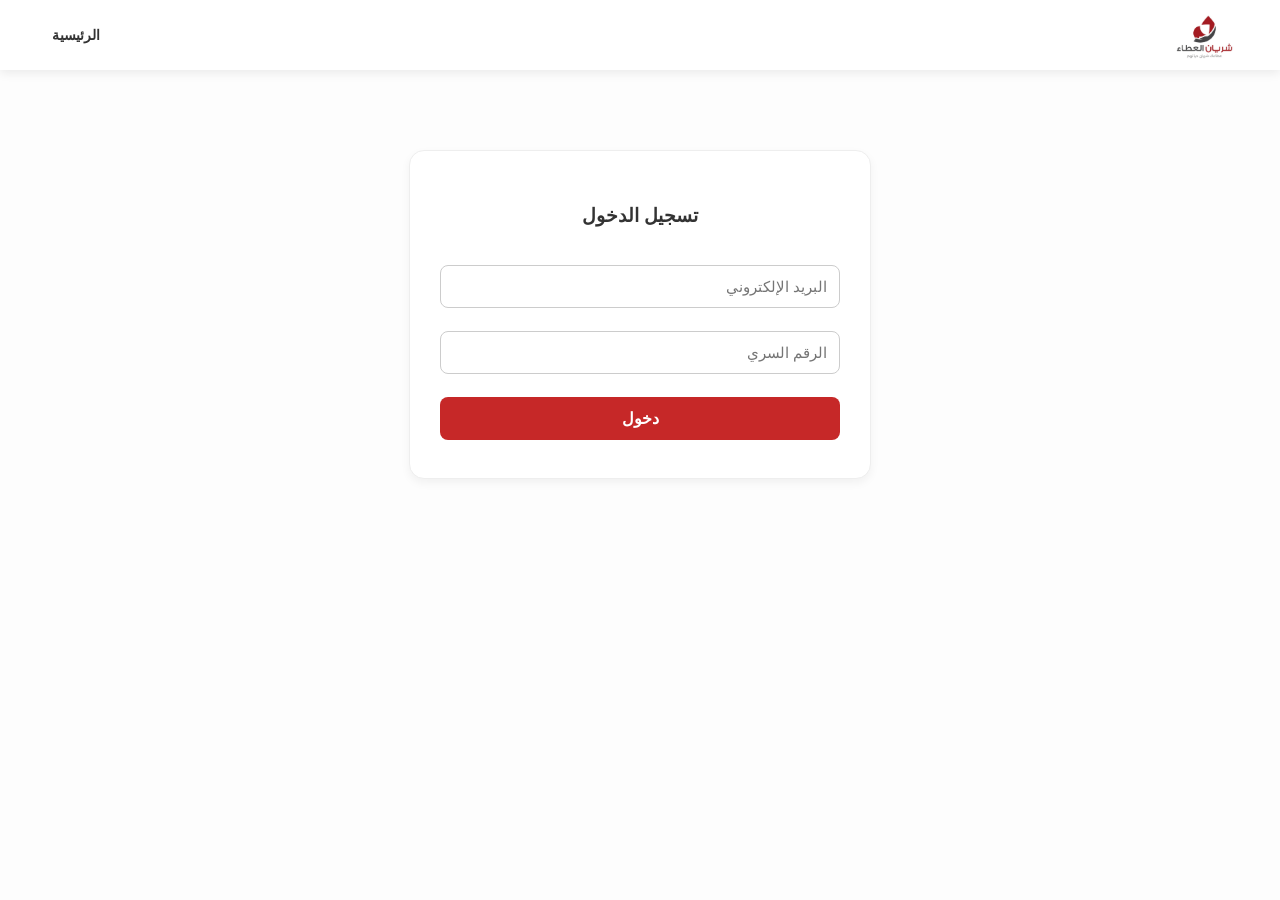
<file: src/main/resources/static/hrMember.html>
<!doctype html>
<html lang="en">
  <head>
    <meta charset="UTF-8" />
    <meta name="viewport" content="width=device-width, initial-scale=1.0" />
    <title>HR Member · Team Control</title>
    <link
      href="https://fonts.googleapis.com/css2?family=DM+Sans:wght@300;400;500;600;700&family=Syne:wght@600;700;800&display=swap"
      rel="stylesheet"
    />
    <link rel="stylesheet" href="CSS/style1.css" />
    <style>
      * {
        box-sizing: border-box;
        margin: 0;
        padding: 0;
      }

      .user-chip {
        display: flex;
        align-items: center;
        gap: 12px;
      }

      .user-avatar {
        width: 42px;
        height: 42px;
        border-radius: 50%;
        background: linear-gradient(145deg, #ff4da6, #c2185b);
        display: flex;
        align-items: center;
        justify-content: center;
        font-weight: 700;
        font-size: 16px;
        color: white;
      }

      .user-name {
        font-size: 15px;
        font-weight: 600;
      }

      .user-role {
        font-size: 12px;
        opacity: 0.6;
      }

      .dept-badge {
        background: #ffe4ec;
        color: #c2185b;
      }

      .empty-state {
        display: none;
        place-items: center;
        gap: 12px;
        min-height: 220px;
        text-align: center;
        color: #607089;
        padding: 30px;
      }

      .empty-state.show {
        display: grid;
      }

      .loading-row td {
        text-align: center;
        color: #607089;
        padding: 30px;
      }

      /* ---------- MODAL ---------- */
      .modal-overlay {
        display: none;
        position: fixed;
        inset: 0;
        background: rgba(26, 26, 46, 0.5);
        backdrop-filter: blur(6px);
        align-items: center;
        justify-content: center;
        z-index: 300;
      }

      .modal-overlay.open {
        display: flex;
      }

      .modal {
        background: rgba(255, 255, 255, 0.95);
        backdrop-filter: blur(10px);
        padding: 32px;
        border-radius: 28px;
        width: 460px;
        max-width: 95vw;
        box-shadow: 0 30px 70px rgba(0, 0, 0, 0.25);
        border: 1px solid rgba(255, 255, 255, 0.5);
        animation: modalIn 0.2s ease;
      }

      @keyframes modalIn {
        from {
          opacity: 0;
          transform: scale(0.95) translateY(8px);
        }
        to {
          opacity: 1;
          transform: scale(1) translateY(0);
        }
      }

      .modal-title {
        font-family: "Syne", sans-serif;
        font-size: 22px;
        font-weight: 700;
        margin-bottom: 6px;
      }

      .modal-subtitle {
        font-size: 14px;
        color: #607089;
        margin-bottom: 22px;
      }

      .form-group {
        margin-bottom: 16px;
      }

      .form-group label {
        display: block;
        font-size: 12px;
        font-weight: 700;
        letter-spacing: 0.5px;
        color: #4a536b;
        text-transform: uppercase;
        margin-bottom: 6px;
      }

      .form-group input,
      .form-group select {
        width: 100%;
        padding: 12px 14px;
        border: 1.5px solid #d6dfeb;
        border-radius: 14px;
        background: white;
        font-size: 15px;
        transition: 0.15s;
      }

      .form-group input:focus,
      .form-group select:focus {
        border-color: #d81b60;
        box-shadow: 0 0 0 3px rgba(216, 27, 96, 0.1);
        outline: none;
      }

      .modal-footer {
        margin-top: 24px;
        display: flex;
        justify-content: flex-end;
        gap: 10px;
      }

      .btn-ghost {
        border: 1px solid #d6dfeb;
        background: transparent;
        padding: 10px 18px;
        border-radius: 14px;
        font-weight: 600;
        cursor: pointer;
      }

      .btn-ghost:hover {
        background: #f2f5f9;
      }

      .confirm-box {
        text-align: center;
      }

      .confirm-icon {
        font-size: 42px;
        margin-bottom: 12px;
      }

      .confirm-msg {
        font-size: 14px;
        color: #607089;
        margin: 16px 0 24px;
      }

      .confirm-btns {
        display: flex;
        gap: 10px;
        justify-content: center;
      }

      /* ---------- TOAST ---------- */
      .toast {
        position: fixed;
        bottom: 24px;
        right: 24px;
        background: #1e1e2f;
        color: white;
        padding: 14px 22px;
        border-radius: 60px;
        font-size: 14px;
        font-weight: 500;
        z-index: 999;
        animation: toastIn 0.3s ease;
        box-shadow: 0 12px 28px rgba(0, 0, 0, 0.3);
        border-left: 6px solid #ff85c1;
      }

      @keyframes toastIn {
        from {
          opacity: 0;
          transform: translateY(10px);
        }
        to {
          opacity: 1;
          transform: translateY(0);
        }
      }

      @media (max-width: 960px) {
        .layout {
          grid-template-columns: 1fr;
        }
        .sidebar {
          min-height: auto;
        }
        .summary-grid {
          grid-template-columns: 1fr;
        }
      }

      @media (max-width: 640px) {
        .main {
          padding: 24px 14px 30px;
        }
        .sidebar {
          padding: 22px 14px;
        }
        th,
        td {
          padding: 14px 10px;
        }
        .actions {
          flex-direction: column;
        }
        .btn-action {
          width: 100%;
        }
      }
    </style>
  </head>
  <body>
    <div class="layout">
      <!-- SIDEBAR -->
      <aside class="sidebar">
        <div class="sidebar-brand">
          <p class="sidebar-eyebrow">HR Member</p>
          <h1>Team Control</h1>
          <p>
            Review volunteers, assign departments, and manage staff records.
          </p>
        </div>

        <nav class="sidebar-nav">
          <button class="nav-link active" type="button" data-page="pending">
            Pending
          </button>
          <button class="nav-link" type="button" data-page="staff">
            Staff
          </button>
        </nav>

        <div class="sidebar-footer">
          <div class="user-chip">
            <div class="user-avatar" id="avatar-initials">H</div>
            <div>
              <div class="user-name" id="sidebar-name">HR Member</div>
              <div class="user-role">HR Team</div>
            </div>
          </div>
        </div>
      </aside>

      <main class="main">
        <header class="page-header">
          <div>
            <p class="eyebrow">HR Workspace</p>
            <h2 id="page-title">Pending Volunteers</h2>
            <p id="page-subtitle" class="page-subtitle">
              Review volunteer requests and decide who joins the team.
            </p>
          </div>
        </header>

        <section class="summary-grid">
          <article class="summary-card">
            <span class="summary-label">Pending Requests</span>
            <strong id="pending-count">0</strong>
          </article>
          <article class="summary-card">
            <span class="summary-label">Staff Members</span>
            <strong id="staff-count">0</strong>
          </article>
        </section>

        <section class="panel active" id="pendingPage">
          <div class="panel-header">
            <div>
              <h3>Pending Volunteers</h3>
              <p>
                Accept or reject applications. Choose department when accepting.
              </p>
            </div>
          </div>
          <div class="table-wrap">
            <table>
              <thead>
                <tr>
                  <th>Name</th>
                  <th>Email</th>
                  <th>Phone</th>
                  <th>Action</th>
                </tr>
              </thead>
              <tbody id="pendingTable"></tbody>
            </table>
            <div class="empty-state" id="pending-empty">
              <h3>No pending volunteers</h3>
              <p>All requests are processed right now.</p>
            </div>
          </div>
        </section>

        <section class="panel" id="staffPage">
          <div class="panel-header">
            <div>
              <h3>Staff Members</h3>
              <p>Update or delete staff entries from this page.</p>
            </div>
          </div>
          <div class="table-wrap">
            <table>
              <thead>
                <tr>
                  <th>Name</th>
                  <th>Email</th>
                  <th>Phone</th>
                  <th>Department</th>
                  <th>Action</th>
                </tr>
              </thead>
              <tbody id="staffTable"></tbody>
            </table>
            <div class="empty-state" id="staff-empty">
              <h3>No staff members found</h3>
              <p>Add staff data later if needed.</p>
            </div>
          </div>
        </section>
      </main>
    </div>

    <div class="modal-overlay" id="edit-modal">
      <div class="modal">
        <div class="modal-title">Edit Staff Member</div>
        <div class="modal-subtitle">
          Update the details for this staff member.
        </div>
        <input type="hidden" id="edit-staff-id" />
        <div class="form-group">
          <label>Full Name</label>
          <input type="text" id="edit-name" placeholder="John Doe" />
        </div>
        <div class="form-group">
          <label>Email</label>
          <input type="email" id="edit-email" placeholder="john@example.com" />
        </div>
        <div class="form-group">
          <label>Phone</label>
          <input type="tel" id="edit-phone" placeholder="+1 555 000 0000" />
        </div>
        <div class="form-group">
          <label>Department (Role)</label>
          <select id="edit-dept" disabled></select>
        </div>
        <div class="modal-footer">
          <button class="btn-ghost" onclick="closeModal('edit-modal')">
            Cancel
          </button>
          <button
            class="btn-primary"
            id="btn-save-edit"
            onclick="saveStaffEdit()"
          >
            Save Changes
          </button>
        </div>
      </div>
    </div>


    <div class="modal-overlay" id="accept-modal">
      <div class="modal">
        <div class="modal-title">Accept Volunteer</div>
        <div class="modal-subtitle" id="accept-volunteer-name">
          Select department for this volunteer
        </div>
        <input type="hidden" id="accept-volunteer-id" />
        <div class="form-group">
          <label>Assign Department</label>
          <select id="accept-dept-select"></select>
        </div>
        <div class="modal-footer">
          <button class="btn-ghost" onclick="closeModal('accept-modal')">
            Cancel
          </button>
          <button class="btn-primary" onclick="confirmAcceptVolunteer()">
            Confirm & Accept
          </button>
        </div>
      </div>
    </div>

    <div class="modal-overlay" id="confirm-modal">
      <div class="modal">
        <div class="confirm-box">
          <div class="confirm-icon">🗑️</div>
          <div class="modal-title" id="confirm-title">Are you sure?</div>
          <p class="confirm-msg" id="confirm-msg">
            This action cannot be undone.
          </p>
          <div class="confirm-btns">
            <button class="btn-ghost" onclick="closeModal('confirm-modal')">
              Cancel
            </button>
            <button class="btn-action delete" id="confirm-yes">Delete</button>
          </div>
        </div>
      </div>
    </div>

    <script>
      (function () {
        "use strict";

        const BASE = "http://localhost:9090";
        let hrId = null;
        let hrName = "HR Member";
        let DEPARTMENTS = [];
        async function fetchDepartments() {
          try {
            const res = await fetch(`${BASE}/hr/staff-departments`);
            if (!res.ok) throw new Error("Failed to load departments");
            DEPARTMENTS = await res.json();
            return DEPARTMENTS;
          } catch (e) {
            console.error(e);
            return DEPARTMENTS;
          }
        }

        function populateDeptSelect(selectElement, selectedValue = "") {
          if (!selectElement) return;
          selectElement.innerHTML = "";

          const defaultOpt = document.createElement("option");
          defaultOpt.value = "";
          defaultOpt.textContent = "Select department";
          selectElement.appendChild(defaultOpt);
          DEPARTMENTS.forEach((dept) => {
            const opt = document.createElement("option");
            opt.value = dept;
            opt.textContent = dept.replace(/_/g, " ");
            if (dept === selectedValue) opt.selected = true;
            selectElement.appendChild(opt);
          });
        }

        try {
          const stored = localStorage.getItem("user");
          if (stored) {
            const u = JSON.parse(stored);
            hrId = u.id || 1;
            hrName = u.name || "HR Member";
            if (u.role && u.role !== "HR_MEMBER")
              window.location.href = "login.html";
          } else {
            window.location.href = "login.html";
          }
        } catch (e) {
          window.location.href = "login.html";
        }

        document.getElementById("sidebar-name").textContent = hrName;
        document.getElementById("avatar-initials").textContent = hrName
          .charAt(0)
          .toUpperCase();

        function deptLabel(d) {
          if (!d) return "-";
          return d.replace(/_/g, " ").replace(/\b\w/g, (c) => c.toUpperCase());
        }

        function showToast(msg) {
          const t = document.createElement("div");
          t.className = "toast";
          t.textContent = msg;
          document.body.appendChild(t);
          setTimeout(() => t.remove(), 3200);
        }

        window.closeModal = (id) => {
          document.getElementById(id).classList.remove("open");
        };

        function openModal(id) {
          document.getElementById(id).classList.add("open");
        }

        function loadingRow(colspan, msg = "Loading…") {
          return `<tr class="loading-row"><td colspan="${colspan}">${msg}</td></tr>`;
        }

        const pages = {
          pending: {
            panelId: "pendingPage",
            title: "Pending Volunteers",
            subtitle:
              "Review volunteer requests and decide who joins the team.",
          },
          staff: {
            panelId: "staffPage",
            title: "Staff Members",
            subtitle: "Manage and update your staff records.",
          },
        };

        document.querySelectorAll(".nav-link").forEach((btn) => {
          btn.addEventListener("click", () => {
            document
              .querySelectorAll(".nav-link")
              .forEach((b) => b.classList.remove("active"));
            document
              .querySelectorAll(".panel")
              .forEach((p) => p.classList.remove("active"));
            btn.classList.add("active");
            const page = pages[btn.dataset.page];
            document.getElementById(page.panelId).classList.add("active");
            document.getElementById("page-title").textContent = page.title;
            document.getElementById("page-subtitle").textContent =
              page.subtitle;
          });
        });

        async function loadPending() {
          const tbody = document.getElementById("pendingTable");
          tbody.innerHTML = loadingRow(4);
          try {
            const res = await fetch(`${BASE}/volunteerAssignedToHr/${hrId}`);
            if (!res.ok) throw new Error(`HTTP ${res.status}`);
            const volunteers = await res.json();
            document.getElementById("pending-count").textContent =
              volunteers.length;
            renderPending(volunteers);
          } catch (e) {
            tbody.innerHTML = loadingRow(4, "Failed to load");
            showToast("❌ Could not load pending volunteers");
          }
        }

        function renderPending(volunteers) {
          const tbody = document.getElementById("pendingTable");
          const empty = document.getElementById("pending-empty");
          if (!volunteers.length) {
            tbody.innerHTML = "";
            empty.classList.add("show");
            return;
          }
          empty.classList.remove("show");
          tbody.innerHTML = volunteers
            .map(
              (v) => `
                <tr id="vol-row-${v.id}">
                  <td>${v.name || v.fullName || "-"}</td>
                  <td>${v.email || "-"}</td>
                  <td>${v.phoneNumber || "-"}</td>
                  <td>
                    <div class="actions">
                      <button class="btn-action accept" onclick="openAcceptModal(${v.id}, '${(v.name || v.fullName || "").replace(/'/g, "\\'")}')">✓ Accept</button>
                      <button class="btn-action reject" onclick="rejectVolunteer(${v.id})">✕ Reject</button>
                    </div>
                  </td>
                </tr>
              `,
            )
            .join("");
        }

        window.openAcceptModal = function (volId, volName) {
          document.getElementById("accept-volunteer-id").value = volId;
          document.getElementById("accept-volunteer-name").textContent =
            `Assign department for ${volName}`;
          const select = document.getElementById("accept-dept-select");
          populateDeptSelect(select);
          openModal("accept-modal");
        };

        window.confirmAcceptVolunteer = async function () {
          const volId = document.getElementById("accept-volunteer-id").value;
          const deptSelect = document.getElementById("accept-dept-select");
          const dept = deptSelect.value;

          if (!dept) {
            showToast("⚠️ Please select a department");
            return;
          }

          closeModal("accept-modal");
          const row = document.getElementById(`vol-row-${volId}`);
          if (!row) return;
          const btns = row.querySelectorAll("button");
          btns.forEach((b) => (b.disabled = true));

          try {
            const res = await fetch(
              `${BASE}/accept-volunteer/${volId}/${hrId}`,
              {
                method: "POST",
                headers: { "Content-Type": "application/json" },
                body: JSON.stringify(dept),
              },
            );
            if (!res.ok) throw new Error(await res.text());
            showToast("✅ Volunteer accepted");
            row.remove();
            updatePendingCount(-1);
            loadStaff();
          } catch (e) {
            showToast("❌ " + e.message);
            btns.forEach((b) => (b.disabled = false));
          }
        };

        window.rejectVolunteer = async function (volId) {
          const row = document.getElementById(`vol-row-${volId}`);
          if (!row) return;
          const btns = row.querySelectorAll("button");
          btns.forEach((b) => (b.disabled = true));
          try {
            const res = await fetch(
              `${BASE}/reject-volunteer/${volId}/${hrId}`,
              { method: "POST" },
            );
            if (!res.ok) throw new Error(`HTTP ${res.status}`);
            showToast("🗑️ Volunteer rejected");
            row.remove();
            updatePendingCount(-1);
          } catch (e) {
            showToast("❌ " + e.message);
            btns.forEach((b) => (b.disabled = false));
          }
        };

        function updatePendingCount(delta) {
          const cntEl = document.getElementById("pending-count");
          const newCnt = Math.max(
            0,
            parseInt(cntEl.textContent || "0") + delta,
          );
          cntEl.textContent = newCnt;
          if (
            newCnt === 0 &&
            !document.getElementById("pendingTable").querySelector("tr")
          ) {
            document.getElementById("pending-empty").classList.add("show");
          }
        }

        // ---------- STAFF ----------
        async function loadStaff() {
          const tbody = document.getElementById("staffTable");
          tbody.innerHTML = loadingRow(5);
          try {
            const res = await fetch(`${BASE}/staff?hrId=${hrId}`);
            if (!res.ok) throw new Error(`HTTP ${res.status}`);
            const staff = await res.json();
            document.getElementById("staff-count").textContent = staff.length;
            renderStaff(staff);
          } catch (e) {
            tbody.innerHTML = loadingRow(5, "Failed to load");
            showToast("❌ Could not load staff");
          }
        }

        function renderStaff(staff) {
          const tbody = document.getElementById("staffTable");
          const empty = document.getElementById("staff-empty");
          if (!staff.length) {
            tbody.innerHTML = "";
            empty.classList.add("show");
            return;
          }
          empty.classList.remove("show");
          tbody.innerHTML = staff
            .map(
              (s) => `
                <tr id="staff-row-${s.id}">
                  <td>${s.name || s.fullName || "-"}</td>
                  <td>${s.email || "-"}</td>
                  <td>${s.phone || s.phone || "-"}</td>
                  <td><span class="badge dept-badge">${deptLabel(s.role || s.department)}</span></td>
                  <td>
                    <div class="actions">
                      <button class="btn-action edit" onclick="openEditStaff(${s.id}, '${(s.name || s.fullName || "").replace(/'/g, "\\'")}', '${(s.email || "").replace(/'/g, "\\'")}', '${(s.phone || s.phone || "").replace(/'/g, "\\'")}', '${s.role || s.department || "TECH"}')">✏️ Edit</button>
                      <button class="btn-action delete" onclick="confirmDeleteStaff(${s.id})">🗑 Delete</button>
                    </div>
                  </td>
                </tr>
              `,
            )
            .join("");
        }

        window.openEditStaff = function (id, name, email, phone, role) {
          document.getElementById("edit-staff-id").value = id;
          document.getElementById("edit-name").value = name;
          document.getElementById("edit-email").value = email;
          document.getElementById("edit-phone").value = phone;
          const deptSelect = document.getElementById("edit-dept");
          populateDeptSelect(deptSelect, role);
          openModal("edit-modal");
        };

        window.saveStaffEdit = async function () {
          const id = document.getElementById("edit-staff-id").value;
          const name = document.getElementById("edit-name").value.trim();
          const email = document.getElementById("edit-email").value.trim();
          const phone = document.getElementById("edit-phone").value.trim();
          const role = document.getElementById("edit-dept").value;
          if (!name || !email) return showToast("⚠️ Name and email required");
          const btn = document.getElementById("btn-save-edit");
          btn.disabled = true;
          btn.textContent = "Saving…";
          try {
            const res = await fetch(`${BASE}/staff/${id}?hrId=${hrId}`, {
              method: "PUT",
              headers: { "Content-Type": "application/json" },
              body: JSON.stringify({ name, email, phone, role }),
            });
            if (!res.ok) throw new Error(await res.text());
            showToast("✅ Staff updated");
            closeModal("edit-modal");
            loadStaff();
          } catch (e) {
            showToast("❌ " + e.message);
          } finally {
            btn.disabled = false;
            btn.textContent = "Save Changes";
          }
        };

        window.confirmDeleteStaff = (id) => {
          document.getElementById("confirm-title").textContent =
            "Delete Staff Member?";
          document.getElementById("confirm-msg").textContent =
            "This will permanently remove this staff member.";
          document.getElementById("confirm-yes").onclick = async () => {
            closeModal("confirm-modal");
            try {
              const res = await fetch(`${BASE}/staff/${id}?hrId=${hrId}`, {
                method: "DELETE",
              });
              if (!res.ok) throw new Error(await res.text());
              showToast("🗑️ Staff deleted");
              loadStaff();
            } catch (e) {
              showToast("❌ " + e.message);
            }
          };
          openModal("confirm-modal");
        };

        (async function init() {
          await fetchDepartments();

          const editDeptSelect = document.getElementById("edit-dept");
          populateDeptSelect(editDeptSelect);
          loadPending();
          loadStaff();
        })();
      })();
    </script>
  </body>
</html>
</file>
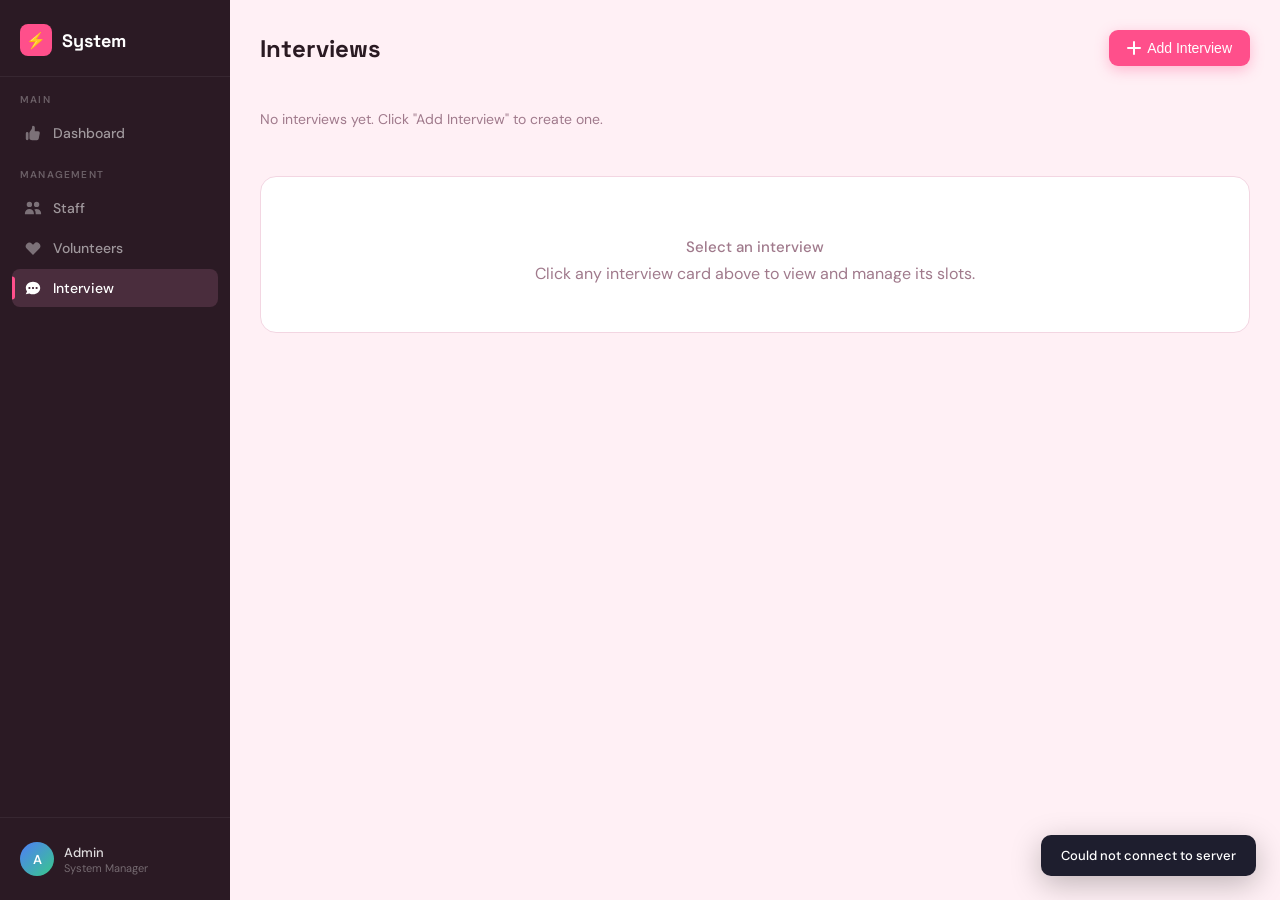
<file: src/main/resources/static/interview.html>
<!doctype html>
<html lang="en">
  <head>
    <meta charset="UTF-8" />
    <meta name="viewport" content="width=device-width, initial-scale=1.0" />
    <title>Interview System</title>
    <link
      href="https://fonts.googleapis.com/css2?family=DM+Sans:ital,wght@0,300;0,400;0,500;0,600;1,400&family=Space+Grotesk:wght@500;600;700&display=swap"
      rel="stylesheet"
    />
    <style>
      *,
      *::before,
      *::after {
        margin: 0;
        padding: 0;
        box-sizing: border-box;
      }

      :root {
        --sidebar-w: 230px;
        --bg: #fff0f5;
        --sidebar-bg: #2b1a24;
        --sidebar-hover: #3a2430;
        --sidebar-active: #4a2d3d;
        --accent: #ff4f8b;
        --accent-soft: #fff0f5;
        --text-main: #2a1a22;
        --text-muted: #a07a8c;
        --card-bg: #ffffff;
        --border: #f3d6e2;
        --danger: #ef4444;
        --success: #10b981;
        --info: #4f7ef8;
        --transition: 0.18s ease;
      }

      body {
        font-family: "DM Sans", sans-serif;
        background: var(--bg);
        display: flex;
        min-height: 100vh;
        color: var(--text-main);
      }

      /* ── Sidebar ── */
      .sidebar {
        width: var(--sidebar-w);
        min-height: 100vh;
        background: var(--sidebar-bg);
        display: flex;
        flex-direction: column;
        position: fixed;
        left: 0;
        top: 0;
        bottom: 0;
        z-index: 100;
      }
      .sidebar-logo {
        padding: 24px 20px 20px;
        border-bottom: 1px solid rgba(255, 255, 255, 0.06);
      }
      .sidebar-logo h2 {
        font-family: "Space Grotesk", sans-serif;
        font-size: 18px;
        font-weight: 700;
        color: #fff;
        display: flex;
        align-items: center;
        gap: 10px;
      }
      .logo-icon {
        width: 32px;
        height: 32px;
        background: var(--accent);
        border-radius: 8px;
        display: flex;
        align-items: center;
        justify-content: center;
        font-size: 16px;
      }
      .sidebar-nav {
        flex: 1;
        padding: 16px 12px;
      }
      .nav-label {
        font-size: 10px;
        font-weight: 600;
        color: rgba(255, 255, 255, 0.3);
        letter-spacing: 1.2px;
        text-transform: uppercase;
        padding: 0 8px;
        margin-bottom: 8px;
        margin-top: 16px;
      }
      .nav-label:first-child {
        margin-top: 0;
      }
      .sidebar ul {
        list-style: none;
      }
      .sidebar li {
        display: flex;
        align-items: center;
        gap: 11px;
        padding: 10px 12px;
        border-radius: 8px;
        cursor: pointer;
        font-size: 14px;
        font-weight: 500;
        color: rgba(255, 255, 255, 0.55);
        transition: var(--transition);
        margin-bottom: 2px;
        position: relative;
      }
      .sidebar li:hover {
        background: var(--sidebar-hover);
        color: rgba(255, 255, 255, 0.85);
      }
      .sidebar li.active {
        background: var(--sidebar-active);
        color: #fff;
      }
      .sidebar li.active::before {
        content: "";
        position: absolute;
        left: 0;
        top: 50%;
        transform: translateY(-50%);
        width: 3px;
        height: 60%;
        background: var(--accent);
        border-radius: 0 3px 3px 0;
      }
      .nav-icon {
        width: 18px;
        height: 18px;
        flex-shrink: 0;
        opacity: 0.7;
      }
      .sidebar li.active .nav-icon,
      .sidebar li:hover .nav-icon {
        opacity: 1;
      }
      .sidebar-footer {
        padding: 16px 12px;
        border-top: 1px solid rgba(255, 255, 255, 0.06);
      }
      .user-info {
        display: flex;
        align-items: center;
        gap: 10px;
        padding: 8px;
        border-radius: 8px;
      }
      .avatar {
        width: 34px;
        height: 34px;
        border-radius: 50%;
        background: linear-gradient(135deg, #4f7ef8, #38c98a);
        display: flex;
        align-items: center;
        justify-content: center;
        font-size: 13px;
        font-weight: 600;
        color: white;
        flex-shrink: 0;
      }
      .user-name {
        font-size: 13px;
        font-weight: 500;
        color: rgba(255, 255, 255, 0.85);
      }
      .user-role {
        font-size: 11px;
        color: rgba(255, 255, 255, 0.35);
      }

      /* ── Main ── */
      .main {
        margin-left: var(--sidebar-w);
        flex: 1;
        padding: 30px;
      }
      .page-header {
        display: flex;
        justify-content: space-between;
        align-items: center;
        margin-bottom: 24px;
      }
      .page-header h1 {
        font-family: "Space Grotesk", sans-serif;
        font-size: 24px;
        font-weight: 700;
      }

      .btn-add {
        background: var(--accent);
        color: white;
        border: none;
        padding: 10px 18px;
        border-radius: 9px;
        cursor: pointer;
        font-size: 14px;
        font-weight: 500;
        display: flex;
        align-items: center;
        gap: 6px;
        transition: var(--transition);
        box-shadow: 0 4px 14px rgba(255, 79, 139, 0.35);
      }
      .btn-add:hover {
        background: #e84379;
        transform: translateY(-1px);
        box-shadow: 0 6px 18px rgba(255, 79, 139, 0.45);
      }

      /* ── Interview Cards ── */
      .cards-grid {
        display: grid;
        grid-template-columns: repeat(auto-fill, minmax(240px, 1fr));
        gap: 14px;
        margin-bottom: 28px;
      }

      .interview-card {
        background: white;
        border: 2px solid var(--border);
        border-radius: 16px;
        padding: 18px;
        cursor: pointer;
        transition: all 0.2s ease;
        position: relative;
        overflow: hidden;
      }
      .interview-card::before {
        content: "";
        position: absolute;
        left: 0;
        top: 0;
        bottom: 0;
        width: 4px;
        background: var(--accent);
        border-radius: 4px 0 0 4px;
        transform: scaleY(0);
        transition: transform 0.2s ease;
      }
      .interview-card:hover {
        border-color: var(--accent);
        transform: translateY(-2px);
        box-shadow: 0 8px 24px rgba(255, 79, 139, 0.12);
      }
      .interview-card:hover::before {
        transform: scaleY(1);
      }
      .interview-card.selected {
        border-color: var(--accent);
        background: #fff5f9;
        box-shadow: 0 6px 20px rgba(255, 79, 139, 0.15);
      }
      .interview-card.selected::before {
        transform: scaleY(1);
      }

      .ic-name {
        font-family: "Space Grotesk", sans-serif;
        font-size: 15px;
        font-weight: 600;
        margin-bottom: 6px;
      }
      .ic-badge {
        display: inline-flex;
        align-items: center;
        gap: 4px;
        font-size: 11px;
        background: #fff0f5;
        color: var(--accent);
        border-radius: 20px;
        padding: 2px 8px;
        margin-top: 8px;
        font-weight: 500;
      }
      .ic-actions {
        display: flex;
        gap: 6px;
        margin-top: 12px;
      }
      .btn-icon {
        border: none;
        width: 28px;
        height: 28px;
        border-radius: 6px;
        cursor: pointer;
        display: flex;
        align-items: center;
        justify-content: center;
        font-size: 13px;
        transition: var(--transition);
      }
      .btn-icon-del {
        background: #fef2f2;
        color: var(--danger);
      }
      .btn-icon-del:hover {
        background: var(--danger);
        color: white;
      }

      .detail-panel {
        background: white;
        border-radius: 16px;
        border: 1px solid var(--border);
        overflow: hidden;
        animation: fadeIn 0.2s ease;
      }
      @keyframes fadeIn {
        from {
          opacity: 0;
          transform: translateY(6px);
        }
        to {
          opacity: 1;
          transform: translateY(0);
        }
      }

      .detail-header {
        padding: 20px 24px;
        border-bottom: 1px solid var(--border);
        display: flex;
        justify-content: space-between;
        align-items: center;
        background: linear-gradient(135deg, #fff5f9 0%, #fff 100%);
      }
      .detail-title {
        font-family: "Space Grotesk", sans-serif;
        font-size: 18px;
        font-weight: 700;
      }
      .detail-subtitle {
        font-size: 13px;
        color: var(--text-muted);
        margin-top: 2px;
      }
      .btn-add-slot {
        background: var(--accent);
        color: white;
        border: none;
        padding: 8px 14px;
        border-radius: 8px;
        cursor: pointer;
        font-size: 13px;
        font-weight: 500;
        display: flex;
        align-items: center;
        gap: 5px;
        transition: var(--transition);
      }
      .btn-add-slot:hover {
        background: #e84379;
      }

      .empty-state {
        padding: 48px 24px;
        text-align: center;
        color: var(--text-muted);
      }
      .empty-state .empty-icon {
        font-size: 36px;
        margin-bottom: 12px;
      }
      .empty-state p {
        font-size: 14px;
      }

      .placeholder-state {
        padding: 48px 24px;
        text-align: center;
        color: var(--text-muted);
      }
      .placeholder-state .ph-icon {
        font-size: 40px;
        margin-bottom: 12px;
      }

      /* ── Slots Table ── */
      .table-wrap {
        overflow-x: auto;
      }
      table {
        width: 100%;
        border-collapse: collapse;
      }
      th {
        width: 42.3%;
        padding: 11px 16px;
        text-align: left;
        font-size: 12px;
        font-weight: 600;
        letter-spacing: 0.5px;
        text-transform: uppercase;
        color: var(--text-muted);
        background: #fdf2f6;
        border-bottom: 1px solid var(--border);
      }
      td {
        padding: 13px 16px;
        font-size: 14px;
        border-bottom: 1px solid #f9edf3;
      }
      tr:last-child td {
        border-bottom: none;
      }
      tr:hover td {
        background: #fff8fb;
      }
      .slot-actions {
        display: flex;
        gap: 5px;
      }
      .btn-slot-edit {
        background: #eef2ff;
        color: var(--info);
        border: none;
        padding: 5px 10px;
        border-radius: 6px;
        cursor: pointer;
        font-size: 12px;
        transition: var(--transition);
      }
      .btn-slot-edit:hover {
        background: var(--info);
        color: white;
      }
      .btn-slot-del {
        background: #fef2f2;
        color: var(--danger);
        border: none;
        padding: 5px 10px;
        border-radius: 6px;
        cursor: pointer;
        font-size: 12px;
        transition: var(--transition);
      }
      .btn-slot-del:hover {
        background: var(--danger);
        color: white;
      }

      /* ── Modal ── */
      .modal-overlay {
        display: none;
        position: fixed;
        inset: 0;
        background: rgba(43, 26, 36, 0.45);
        backdrop-filter: blur(4px);
        align-items: center;
        justify-content: center;
        z-index: 200;
      }
      .modal-overlay.open {
        display: flex;
      }
      .modal {
        background: white;
        padding: 28px;
        border-radius: 18px;
        width: 420px;
        box-shadow: 0 20px 60px rgba(0, 0, 0, 0.2);
        animation: modalIn 0.2s ease;
      }
      @keyframes modalIn {
        from {
          opacity: 0;
          transform: scale(0.95) translateY(8px);
        }
        to {
          opacity: 1;
          transform: scale(1) translateY(0);
        }
      }
      .modal-title {
        font-family: "Space Grotesk", sans-serif;
        font-size: 18px;
        font-weight: 700;
        margin-bottom: 4px;
      }
      .modal-subtitle {
        font-size: 13px;
        color: var(--text-muted);
        margin-bottom: 20px;
      }
      .form-group {
        margin-bottom: 14px;
      }
      .form-group label {
        display: block;
        font-size: 12px;
        font-weight: 600;
        letter-spacing: 0.4px;
        color: var(--text-muted);
        margin-bottom: 6px;
        text-transform: uppercase;
      }
      .form-group input,
      .form-group select {
        width: 100%;
        padding: 10px 12px;
        border: 1.5px solid var(--border);
        border-radius: 9px;
        font-family: inherit;
        font-size: 14px;
        color: var(--text-main);
        transition: var(--transition);
        outline: none;
        background: white;
      }
      .form-group input:focus,
      .form-group select:focus {
        border-color: var(--accent);
        box-shadow: 0 0 0 3px rgba(255, 79, 139, 0.1);
      }
      .modal-footer {
        margin-top: 20px;
        display: flex;
        justify-content: flex-end;
        gap: 8px;
      }
      .btn-save {
        background: var(--accent);
        color: white;
        border: none;
        padding: 10px 20px;
        border-radius: 9px;
        cursor: pointer;
        font-size: 14px;
        font-weight: 500;
        transition: var(--transition);
      }
      .btn-save:hover {
        background: #e84379;
      }
      .btn-save:disabled {
        opacity: 0.6;
        cursor: not-allowed;
      }
      .btn-cancel {
        background: #f5f5f5;
        color: #555;
        border: none;
        padding: 10px 20px;
        border-radius: 9px;
        cursor: pointer;
        font-size: 14px;
        font-weight: 500;
        transition: var(--transition);
      }
      .btn-cancel:hover {
        background: #eee;
      }

      /* ── Confirm Modal ── */
      .confirm-modal {
        background: white;
        padding: 28px;
        border-radius: 18px;
        width: 360px;
        box-shadow: 0 20px 60px rgba(0, 0, 0, 0.2);
        animation: modalIn 0.2s ease;
        text-align: center;
      }
      .confirm-icon {
        font-size: 40px;
        margin-bottom: 12px;
      }
      .confirm-title {
        font-family: "Space Grotesk", sans-serif;
        font-size: 17px;
        font-weight: 700;
        margin-bottom: 8px;
      }
      .confirm-msg {
        font-size: 14px;
        color: var(--text-muted);
        margin-bottom: 22px;
      }
      .confirm-btns {
        display: flex;
        gap: 8px;
        justify-content: center;
      }
      .btn-danger {
        background: var(--danger);
        color: white;
        border: none;
        padding: 10px 20px;
        border-radius: 9px;
        cursor: pointer;
        font-size: 14px;
        font-weight: 500;
        transition: var(--transition);
      }
      .btn-danger:hover {
        background: #dc2626;
      }

      /* Toast */
      .toast {
        position: fixed;
        bottom: 24px;
        right: 24px;
        background: #1e1e2e;
        color: white;
        padding: 12px 20px;
        border-radius: 10px;
        font-size: 13px;
        font-weight: 500;
        display: flex;
        align-items: center;
        gap: 8px;
        z-index: 999;
        animation: toastIn 0.3s ease;
        box-shadow: 0 8px 30px rgba(0, 0, 0, 0.25);
      }
      @keyframes toastIn {
        from {
          opacity: 0;
          transform: translateY(10px);
        }
        to {
          opacity: 1;
          transform: translateY(0);
        }
      }
    </style>
  </head>
  <body>
    <!-- Sidebar -->
    <div class="sidebar">
      <div class="sidebar-logo">
        <h2>
          <div class="logo-icon">⚡</div>
          System
        </h2>
      </div>
      <nav class="sidebar-nav">
        <div class="nav-label">Main</div>
        <ul>
          <li onclick="window.location.href = 'index.html'">
            <svg class="nav-icon" viewBox="0 0 20 20" fill="currentColor">
              <path
                d="M2 10.5a1.5 1.5 0 113 0v6a1.5 1.5 0 01-3 0v-6zM6 10.333v5.43a2 2 0 001.106 1.79l.05.025A4 4 0 008.943 18h5.416a2 2 0 001.962-1.608l1.2-6A2 2 0 0015.56 8H12V4a2 2 0 00-2-2 1 1 0 00-1 1v.667a4 4 0 01-.8 2.4L6.8 7.933a4 4 0 00-.8 2.4z"
              />
            </svg>
            Dashboard
          </li>
        </ul>
        <div class="nav-label">Management</div>
        <ul>
          <li onclick="window.location.href = 'staff.html'">
            <svg class="nav-icon" viewBox="0 0 20 20" fill="currentColor">
              <path
                d="M9 6a3 3 0 11-6 0 3 3 0 016 0zM17 6a3 3 0 11-6 0 3 3 0 016 0zM12.93 17c.046-.327.07-.66.07-1a6.97 6.97 0 00-1.5-4.33A5 5 0 0119 16v1h-6.07zM6 11a5 5 0 015 5v1H1v-1a5 5 0 015-5z"
              />
            </svg>
            Staff
          </li>
          <li onclick="window.location.href = 'volunteers.html'">
            <svg class="nav-icon" viewBox="0 0 20 20" fill="currentColor">
              <path
                fill-rule="evenodd"
                d="M3.172 5.172a4 4 0 015.656 0L10 6.343l1.172-1.171a4 4 0 115.656 5.656L10 17.657l-6.828-6.829a4 4 0 010-5.656z"
                clip-rule="evenodd"
              />
            </svg>
            Volunteers
          </li>
          <li class="active">
            <svg class="nav-icon" viewBox="0 0 20 20" fill="currentColor">
              <path
                fill-rule="evenodd"
                d="M18 10c0 3.866-3.582 7-8 7a8.841 8.841 0 01-4.083-.98L2 17l1.338-3.123C2.493 12.767 2 11.434 2 10c0-3.866 3.582-7 8-7s8 3.134 8 7zM7 9H5v2h2V9zm8 0h-2v2h2V9zM9 9h2v2H9V9z"
                clip-rule="evenodd"
              />
            </svg>
            Interview
          </li>
        </ul>
      </nav>
      <div class="sidebar-footer">
        <div class="user-info">
          <div class="avatar">A</div>
          <div>
            <div class="user-name">Admin</div>
            <div class="user-role">System Manager</div>
          </div>
        </div>
      </div>
    </div>

    <!-- Main -->
    <div class="main">
      <div class="page-header">
        <h1>Interviews</h1>
        <button class="btn-add" onclick="openInterviewModal()">
          <svg width="14" height="14" viewBox="0 0 14 14" fill="none">
            <path
              d="M7 1v12M1 7h12"
              stroke="currentColor"
              stroke-width="2"
              stroke-linecap="round"
            />
          </svg>
          Add Interview
        </button>
      </div>
      <div class="cards-grid" id="cards-grid"></div>
      <div id="detail-panel"></div>
    </div>

    <!-- Interview Modal -->
    <div class="modal-overlay" id="interview-modal">
      <div class="modal">
        <div class="modal-title">New Interview</div>
        <div class="modal-subtitle">
          Enter a name for this interview session
        </div>
        <div class="form-group">
          <label>Interview Name</label>
          <input type="text" id="f-name" placeholder="e.g. interview 1" />
        </div>
        <div class="modal-footer">
          <button class="btn-cancel" onclick="closeModal('interview-modal')">
            Cancel
          </button>
          <button
            class="btn-save"
            id="btn-save-interview"
            onclick="saveInterview()"
          >
            Save
          </button>
        </div>
      </div>
    </div>

    <!-- Slot Modal -->
    <div class="modal-overlay" id="slot-modal">
      <div class="modal">
        <div class="modal-title" id="slot-modal-title">Add Slot</div>
        <div class="modal-subtitle">
          Fill in the details for this interview slot
        </div>
        <div class="form-group">
          <label>Date</label>
          <input type="date" id="s-date" />
        </div>
        <div class="form-group">
          <label>Time</label>
          <input type="time" id="s-time" />
        </div>
        <div class="modal-footer">
          <button class="btn-cancel" onclick="closeModal('slot-modal')">
            Cancel
          </button>
          <button class="btn-save" id="btn-save-slot" onclick="saveSlot()">
            Save Slot
          </button>
        </div>
      </div>
    </div>

    <!-- Confirm Modal -->
    <div class="modal-overlay" id="confirm-modal">
      <div class="confirm-modal">
        <div class="confirm-icon"></div>
        <div class="confirm-title" id="confirm-title">Are you sure?</div>
        <div class="confirm-msg" id="confirm-msg">
          This action cannot be undone.
        </div>
        <div class="confirm-btns">
          <button class="btn-cancel" onclick="closeModal('confirm-modal')">
            Cancel
          </button>
          <button class="btn-danger" id="confirm-yes">Delete</button>
        </div>
      </div>
    </div>

    <script>
      // ── Auth ──
      var hr = localStorage.getItem("user");
      var hrId = 1;
      if (hr) {
        try {
          hr = JSON.parse(hr);
          hrId = hr.id;
          if (hr.role !== "HR_ADMIN") window.location.href = "login.html";
        } catch (e) {}
      }

      // ── State ──
      let data = [];
      let selectedId = null;
      let editingSlotId = null;

      function sameId(a, b) {
        return a != null && b != null && String(a) === String(b);
      }

      // ── API ──
      async function getInterviews() {
        const res = await fetch(`http://localhost:9090/interviews/${hrId}`);
        if (!res.ok) throw new Error(`GET /interviews failed: ${res.status}`);
        data = await res.json();
        render();
      }

      async function apiCreateInterview(name) {
        const res = await fetch(
          `http://localhost:9090/create-interview/${hrId}`,
          {
            method: "POST",
            headers: { "Content-Type": "application/json" },
            body: JSON.stringify({ name }),
          },
        );
        if (!res.ok) throw new Error(`Create interview failed: ${res.status}`);
        await getInterviews();
      }

      async function apiDeleteInterview(id) {
        const res = await fetch(
          `http://localhost:9090/interviews/${hrId}/${id}`,
          {
            method: "DELETE",
          },
        );
        if (!res.ok) throw new Error(`Delete interview failed: ${res.status}`);
        if (sameId(selectedId, id)) selectedId = null;
        await getInterviews();
      }

      async function apiCreateSlot(interviewId, slotDate, slotTime) {
        const body = { slotDate, slotTime, hrId, interviewId };
        const res = await fetch(
          `http://localhost:9090/interview/${interviewId}/slots`,
          {
            method: "POST",
            headers: { "Content-Type": "application/json" },
            body: JSON.stringify(body),
          },
        );
        if (!res.ok) throw new Error(`Create slot failed: ${res.status}`);
        await getInterviews();
      }

      async function apiUpdateSlot(slotId, slotDate, slotTime) {
        const body = { slotDate, slotTime };
        const res = await fetch(
          `http://localhost:9090/slots/${hrId}/${slotId}`,
          {
            method: "PUT",
            headers: { "Content-Type": "application/json" },
            body: JSON.stringify(body),
          },
        );
        if (!res.ok) throw new Error(`Update slot failed: ${res.status}`);
        await getInterviews();
      }

      async function apiDeleteSlot(slotId) {
        const res = await fetch(
          `http://localhost:9090/slots/${hrId}/${slotId}`,
          {
            method: "DELETE",
          },
        );
        if (!res.ok) throw new Error(`Delete slot failed: ${res.status}`);
        await getInterviews();
      }

      function render() {
        renderCards();
        renderDetail();
      }

      function renderCards() {
        const grid = document.getElementById("cards-grid");
        if (!data.length) {
          grid.innerHTML = `<div style="color:var(--text-muted);font-size:14px;grid-column:1/-1;padding:20px 0;">No interviews yet. Click "Add Interview" to create one.</div>`;
          return;
        }
        grid.innerHTML = data
          .map((s) => {
            const count = (s.slots || []).length;
            return `
            <div class="interview-card ${sameId(selectedId, s.id) ? "selected" : ""}" onclick="selectInterview(${s.id})">
              <div class="ic-name">${s.name || "Untitled"}</div>
              <div class="ic-badge">
                <svg width="10" height="10" viewBox="0 0 10 10" fill="currentColor"><circle cx="5" cy="5" r="4"/></svg>
                ${count} slot${count !== 1 ? "s" : ""}
              </div>
              <div class="ic-actions" onclick="event.stopPropagation()">
                <button class="btn-icon btn-icon-del" title="Delete interview" onclick="confirmDeleteInterview(${s.id})">🗑</button>
              </div>
            </div>`;
          })
          .join("");
      }

      function renderDetail() {
        const panel = document.getElementById("detail-panel");
        if (!selectedId) {
          panel.innerHTML = `
            <div class="detail-panel">
              <div class="placeholder-state">
                <div class="ph-icon"></div>
                <p style="font-size:15px;font-weight:500;margin-bottom:6px;">Select an interview</p>
                <p>Click any interview card above to view and manage its slots.</p>
              </div>
            </div>`;
          return;
        }

        const interview = data.find((x) => sameId(x.id, selectedId));
        if (!interview) {
          selectedId = null;
          renderDetail();
          return;
        }

        const slots = interview.slots || [];
        panel.innerHTML = `
          <div class="detail-panel">
            <div class="detail-header">
              <div>
                <div class="detail-title">${interview.name}</div>
                <div class="detail-subtitle">${slots.length} slot${slots.length !== 1 ? "s" : ""} scheduled</div>
              </div>
              <button class="btn-add-slot" onclick="openSlotModal(null)">
                <svg width="12" height="12" viewBox="0 0 12 12" fill="none"><path d="M6 1v10M1 6h10" stroke="currentColor" stroke-width="2" stroke-linecap="round"/></svg>
                Add Slot
              </button>
            </div>
            ${
              slots.length === 0
                ? `
              <div class="empty-state">
                <div class="empty-icon"></div>
                <p style="font-size:15px;font-weight:500;margin-bottom:6px;">No slots yet</p>
                <p>Click "Add Slot" to schedule interview time slots.</p>
              </div>
            `
                : `
              <div class="table-wrap">
                <table>
                  <thead><tr><th>Date</th><th>Time</th><th>Actions</th></tr></thead>
                  <tbody>
                    ${slots
                      .map(
                        (slot) => `
                      <tr>
                        <td>${formatDate(slot.date)}</td>
                        <td>${formatTime(slot.time)}</td>
                        <td>
                          <div class="slot-actions">
                            <button class="btn-slot-edit" onclick="openSlotModal('${slot.id}')">✏️ Edit</button>
                            <button class="btn-slot-del" onclick="confirmDeleteSlot('${slot.id}')">🗑 Delete</button>
                          </div>
                        </td>
                      </tr>`,
                      )
                      .join("")}
                  </tbody>
                </table>
              </div>
            `
            }
          </div>`;
      }

      function formatDate(d) {
        if (!d) return "-";
        try {
          return new Date(d + "T00:00:00").toLocaleDateString("en-GB", {
            day: "2-digit",
            month: "short",
            year: "numeric",
          });
        } catch {
          return d;
        }
      }

      function formatTime(t) {
        if (!t) return "-";
        try {
          const [h, m] = t.split(":");
          const dt = new Date();
          dt.setHours(+h, +m, 0);
          return dt.toLocaleTimeString("en-US", {
            hour: "numeric",
            minute: "2-digit",
            hour12: true,
          });
        } catch {
          return t;
        }
      }

      // ── Select ──
      function selectInterview(id) {
        selectedId = sameId(selectedId, id) ? null : id;
        render();
      }

      // ── Interview Modal ──
      function openInterviewModal() {
        document.getElementById("f-name").value = "";
        const btn = document.getElementById("btn-save-interview");
        btn.disabled = false;
        btn.textContent = "Save";
        document.getElementById("interview-modal").classList.add("open");
        setTimeout(() => document.getElementById("f-name").focus(), 80);
      }

      async function saveInterview() {
        const name = document.getElementById("f-name").value.trim();
        if (!name) {
          showToast(" Please enter a name");
          return;
        }
        const btn = document.getElementById("btn-save-interview");
        btn.disabled = true;
        btn.textContent = "Saving…";
        try {
          await apiCreateInterview(name);
          closeModal("interview-modal");
          showToast(" Interview created");
        } catch (e) {
          showToast(" " + e.message);
          btn.disabled = false;
          btn.textContent = "Save";
        }
      }

      function openSlotModal(slotId) {
        setMinDateTomorrow();
        editingSlotId = null;
        document.getElementById("s-date").value = "";
        document.getElementById("s-time").value = "";
        const btn = document.getElementById("btn-save-slot");
        btn.disabled = false;
        btn.textContent = "Save Slot";

        if (slotId !== null && slotId !== undefined && slotId !== "null") {
          const interview = data.find((x) => sameId(x.id, selectedId));
          if (!interview) {
            showToast(" Interview not found");
            return;
          }

          const slot = (interview.slots || []).find((s) =>
            sameId(s.id, slotId),
          );
          if (!slot) {
            showToast(" Slot not found");
            return;
          }

          editingSlotId = slot.id;
          document.getElementById("s-date").value = slot.date || "";
          document.getElementById("s-time").value = slot.time || "";
          document.getElementById("slot-modal-title").textContent = "Edit Slot";
        } else {
          document.getElementById("slot-modal-title").textContent = "Add Slot";
        }

        document.getElementById("slot-modal").classList.add("open");
        setTimeout(() => document.getElementById("s-date").focus(), 80);
      }

      async function saveSlot() {
        const date = document.getElementById("s-date").value;
        const time = document.getElementById("s-time").value;
        if (!date) {
          showToast(" Please select a date");
          return;
        }
        if (!time) {
          showToast(" Please select a time");
          return;
        }

        const btn = document.getElementById("btn-save-slot");
        btn.disabled = true;
        btn.textContent = "Saving…";

        try {
          if (editingSlotId !== null) {
            await apiUpdateSlot(editingSlotId, date, time);
            showToast(" Slot updated");
          } else {
            await apiCreateSlot(selectedId, date, time);
            showToast(" Slot added");
          }
          closeModal("slot-modal");
        } catch (e) {
          showToast(" " + e.message);
          btn.disabled = false;
          btn.textContent = "Save Slot";
        }
      }

      function confirmDeleteInterview(id) {
        const interview = data.find((x) => sameId(x.id, id));
        document.getElementById("confirm-title").textContent =
          `Delete "${interview?.name}"?`;
        document.getElementById("confirm-msg").textContent =
          "This will permanently delete the interview and all its slots.";
        document.getElementById("confirm-yes").onclick = async () => {
          closeModal("confirm-modal");
          try {
            await apiDeleteInterview(id);
            showToast(" Interview deleted");
          } catch (e) {
            showToast(" " + e.message);
          }
        };
        document.getElementById("confirm-modal").classList.add("open");
      }

      function confirmDeleteSlot(slotId) {
        document.getElementById("confirm-title").textContent =
          "Delete this slot?";
        document.getElementById("confirm-msg").textContent =
          "This slot will be permanently removed.";
        document.getElementById("confirm-yes").onclick = async () => {
          closeModal("confirm-modal");
          try {
            await apiDeleteSlot(slotId);
            showToast(" Slot deleted");
          } catch (e) {
            showToast(" " + e.message);
          }
        };
        document.getElementById("confirm-modal").classList.add("open");
      }

      function closeModal(id) {
        document.getElementById(id).classList.remove("open");
        if (id === "slot-modal") editingSlotId = null;
      }

      // ── Toast ──
      function showToast(msg) {
        const t = document.createElement("div");
        t.className = "toast";
        t.textContent = msg;
        document.body.appendChild(t);
        setTimeout(() => t.remove(), 3000);
      }

      // ── Init ──
      getInterviews().catch((e) => {
        console.error("Initial load failed:", e);
        showToast(" Could not connect to server");
        render();
      });
      function setMinDateTomorrow() {
        const today = new Date();

        // add 1 day → tomorrow
        today.setDate(today.getDate() + 1);

        // format YYYY-MM-DD
        const minDate = today.toISOString().split("T")[0];

        document.getElementById("s-date").setAttribute("min", minDate);
      }
    </script>
  </body>
</html>
</file>
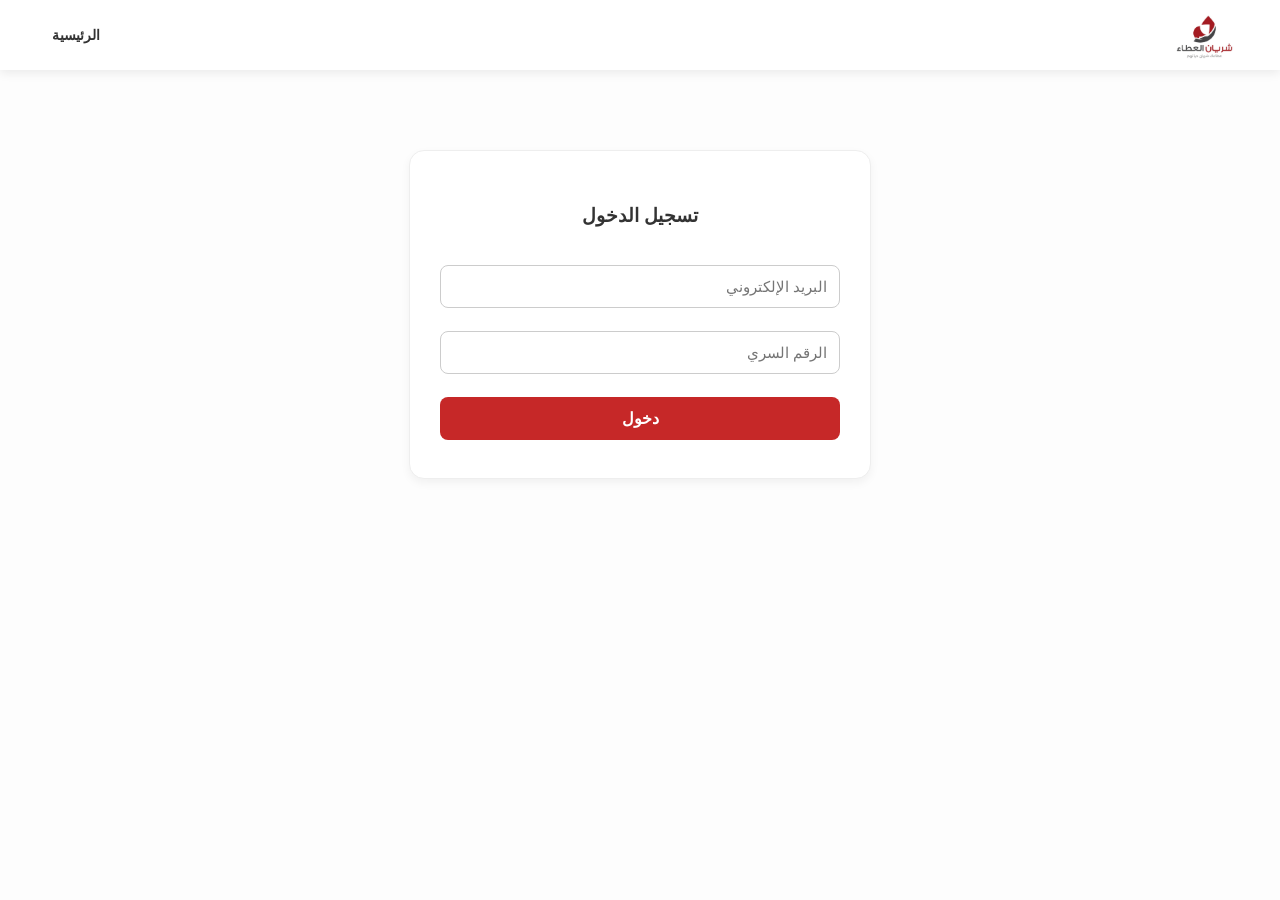
<file: src/main/resources/static/lep.html>
<!doctype html>
<html lang="ar" dir="ltr">
  <head>
    <meta charset="UTF-8" />
    <meta name="viewport" content="width=device-width, initial-scale=1.0" />
    <title>LEP Dashboard</title>
    <link
      href="https://fonts.googleapis.com/css2?family=DM+Sans:wght@300;400;500;600&family=DM+Mono:wght@400;500&display=swap"
      rel="stylesheet"
    />
    <style>
      :root {
        --bg: #f7f6f2;
        --surface: #ffffff;
        --surface2: #f0efe9;
        --border: #e2e0d8;
        --border2: #cccab8;
        --text: #1a1916;
        --text2: #6b6960;
        --text3: #9e9c93;
        --purple: #f472b6;
        --purple-light: #fce7f3;
        --purple-mid: #fbcfe8;
        --green: #2e7d5e;
        --green-light: #e8f5ee;
        --red: #c0392b;
        --red-light: #fdecea;
        --amber: #b45309;
        --amber-light: #fef3c7;
        --blue: #1d5fa8;
        --blue-light: #dbeafe;
        --radius: 10px;
        --radius-lg: 14px;
        --shadow: 0 1px 3px rgba(0, 0, 0, 0.06), 0 1px 2px rgba(0, 0, 0, 0.04);
      }
      * {
        box-sizing: border-box;
        margin: 0;
        padding: 0;
      }
      body {
        font-family: "DM Sans", sans-serif;
        background: var(--bg);
        color: var(--text);
        font-size: 14px;
        line-height: 1.5;
        min-height: 100vh;
      }
      .layout {
        display: flex;
        min-height: 100vh;
      }
select {
  padding: 6px 10px;
  border-radius: 8px;
  border: 1px solid #d1d5db;
  background-color: #ffffff;
  font-size: 13px;
  cursor: pointer;
  transition: 0.2s ease;
  min-width: 110px;
}

select:hover {
  border-color: #3b82f6;
}

select:focus {
  outline: none;
  border-color: #2563eb;
  box-shadow: 0 0 0 3px rgba(37, 99, 235, 0.2);
}button {
  padding: 6px 12px;
  border-radius: 8px;
  font-size: 13px;
  cursor: pointer;
  border: none;
  transition: 0.2s ease;
}

/* Delete button */
button {
  background-color: #ef4444;
  color: white;
}

button:hover {
  background-color: #dc2626;
  transform: scale(1.03);
}

button:active {
  transform: scale(0.97);
}
      /* SIDEBAR */
      .sidebar {
        width: 220px;
        background: var(--surface);
        border-right: 1px solid var(--border);
        display: flex;
        flex-direction: column;
        position: fixed;
        top: 0;
        left: 0;
        bottom: 0;
        z-index: 100;
      }
      .sidebar-brand {
        padding: 24px 20px 20px;
        border-bottom: 1px solid var(--border);
      }
      .brand-logo {
        display: flex;
        align-items: center;
        gap: 10px;
      }
      .brand-icon {
        width: 32px;
        height: 32px;
        background: var(--purple);
        border-radius: 8px;
        display: flex;
        align-items: center;
        justify-content: center;
        color: white;
        font-size: 15px;
        font-weight: 600;
        font-family: "DM Mono", monospace;
      }
      .brand-name {
        font-size: 15px;
        font-weight: 600;
        color: var(--text);
      }
      .brand-sub {
        font-size: 11px;
        color: var(--text3);
        margin-top: 1px;
      }
      .sidebar-nav {
        padding: 12px 10px;
        flex: 1;
      }
      .nav-section-label {
        font-size: 10px;
        font-weight: 600;
        text-transform: uppercase;
        letter-spacing: 0.08em;
        color: var(--text3);
        padding: 8px 10px 4px;
      }
      .nav-item {
        display: flex;
        align-items: center;
        gap: 10px;
        padding: 9px 12px;
        border-radius: var(--radius);
        cursor: pointer;
        color: var(--text2);
        font-size: 13.5px;
        transition: all 0.15s;
        margin-bottom: 1px;
        border: none;
        background: none;
        width: 100%;
        text-align: left;
      }
      .nav-item:hover {
        background: var(--surface2);
        color: var(--text);
      }
      .nav-item.active {
        background: var(--purple-light);
        color: var(--purple);
        font-weight: 500;
      }
      .nav-icon {
        width: 16px;
        text-align: center;
        font-size: 15px;
        flex-shrink: 0;
      }
      .nav-badge {
        margin-left: auto;
        background: var(--purple);
        color: white;
        font-size: 10px;
        font-weight: 600;
        padding: 2px 7px;
        border-radius: 99px;
        font-family: "DM Mono", monospace;
      }
      .loader {
        position: fixed;
        top: 0;
        left: 0;
        width: 100%;
        height: 100%;
        background: rgba(0, 0, 0, 0.5);
        color: white;
        font-size: 24px;
        display: flex;
        justify-content: center;
        align-items: center;
        z-index: 9999;
      }

      .hidden {
        display: none;
      }
      .sidebar-footer {
        padding: 16px 20px;
        border-top: 1px solid var(--border);
      }
      .user-row {
        display: flex;
        align-items: center;
        gap: 10px;
      }
      .user-avatar {
        width: 32px;
        height: 32px;
        border-radius: 50%;
        background: var(--purple-mid);
        display: flex;
        align-items: center;
        justify-content: center;
        font-size: 12px;
        font-weight: 600;
        color: var(--purple);
      }
      .user-name {
        font-size: 13px;
        font-weight: 500;
      }
      .user-role {
        font-size: 11px;
        color: var(--text3);
      }

      /* MAIN */
      .main {
        margin-left: 220px;
        flex: 1;
        min-height: 100vh;
      }
      .topbar {
        background: var(--surface);
        border-bottom: 1px solid var(--border);
        padding: 0 28px;
        height: 56px;
        display: flex;
        align-items: center;
        justify-content: space-between;
        position: sticky;
        top: 0;
        z-index: 50;
      }
      .topbar-title {
        font-size: 16px;
        font-weight: 600;
      }
      .topbar-actions {
        display: flex;
        gap: 8px;
        align-items: center;
      }
      .content {
        padding: 28px;
      }

      /* PAGES */
      .page {
        display: none;
      }
      .page.active {
        display: block;
      }

      /* METRIC CARDS */
      .metrics-grid {
        display: grid;
        grid-template-columns: repeat(4, 1fr);
        gap: 14px;
        margin-bottom: 28px;
      }
      .metric-card {
        background: var(--surface);
        border: 1px solid var(--border);
        border-radius: var(--radius-lg);
        padding: 18px 20px;
        box-shadow: var(--shadow);
      }
      .metric-label {
        font-size: 12px;
        color: var(--text3);
        font-weight: 500;
        text-transform: uppercase;
        letter-spacing: 0.06em;
        margin-bottom: 8px;
      }
      .metric-value {
        font-size: 28px;
        font-weight: 600;
        color: var(--text);
        font-family: "DM Mono", monospace;
        line-height: 1;
      }
      .metric-sub {
        font-size: 12px;
        color: var(--text3);
        margin-top: 4px;
      }
      .metric-card.accent-purple {
        border-left: 3px solid var(--purple);
      }
      .metric-card.accent-green {
        border-left: 3px solid var(--green);
      }
      .metric-card.accent-amber {
        border-left: 3px solid var(--amber);
      }
      .metric-card.accent-red {
        border-left: 3px solid var(--red);
      }

      /* GRID 2-COL */
      .two-col {
        display: grid;
        grid-template-columns: 1fr 1fr;
        gap: 20px;
      }
      .full-col {
        grid-column: 1 / -1;
      }

      /* CARD */
      .card {
        background: var(--surface);
        border: 1px solid var(--border);
        border-radius: var(--radius-lg);
        box-shadow: var(--shadow);
        overflow: hidden;
        margin-bottom: 65px;
      }
      .card-header {
        padding: 16px 20px;
        border-bottom: 1px solid var(--border);
        display: flex;
        align-items: center;
        justify-content: space-between;
      }
      .card-title {
        font-size: 14px;
        font-weight: 600;
      }
      .card-body {
        padding: 20px;
      }

      /* TABLE */
      table {
        width: 100%;
        border-collapse: collapse;
      }
      thead th {
        text-align: left;
        padding: 10px 14px;
        font-size: 11px;
        font-weight: 600;
        text-transform: uppercase;
        letter-spacing: 0.06em;
        color: var(--text3);
        background: var(--surface2);
        border-bottom: 1px solid var(--border);
      }
      tbody td {
        padding: 11px 14px;
        border-bottom: 1px solid var(--border);
        font-size: 13.5px;
        color: var(--text);
      }
      tbody tr:last-child td {
        border-bottom: none;
      }
      tbody tr:hover td {
        background: var(--surface2);
      }

      /* BADGES */
      .badge {
        display: inline-flex;
        align-items: center;
        padding: 3px 10px;
        border-radius: 99px;
        font-size: 11px;
        font-weight: 600;
        letter-spacing: 0.02em;
      }
      .badge-pending {
        background: var(--amber-light);
        color: var(--amber);
      }
      .badge-accepted {
        background: var(--green-light);
        color: var(--green);
      }
      .badge-rejected {
        background: var(--red-light);
        color: var(--red);
      }
      .badge-onetime {
        background: var(--blue-light);
        color: var(--blue);
      }
      .badge-repeat {
        background: var(--purple-light);
        color: var(--purple);
      }

      /* BUTTONS */
      .btn {
        display: inline-flex;
        align-items: center;
        gap: 6px;
        padding: 6px 14px;
        border-radius: var(--radius);
        border: 1px solid var(--border);
        background: var(--surface);
        color: var(--text);
        font-size: 12.5px;
        font-weight: 500;
        font-family: "DM Sans", sans-serif;
        cursor: pointer;
        transition: all 0.15s;
        white-space: nowrap;
      }
      .btn:hover {
        background: var(--surface2);
        border-color: var(--border2);
      }
      .btn-sm {
        padding: 4px 10px;
        font-size: 12px;
      }
      .btn-primary {
        background: var(--purple);
        color: white;
        border-color: var(--purple);
      }
      .btn-primary:hover {
        background: #5a4dcf;
        border-color: #5a4dcf;
      }
      .btn-success {
        background: var(--green-light);
        color: var(--green);
        border-color: #a7d4bc;
      }
      .btn-success:hover {
        background: #d4eddf;
      }
      .btn-danger {
        background: var(--red-light);
        color: var(--red);
        border-color: #f5bbb6;
      }
      .btn-danger:hover {
        background: #fbd5d2;
      }
      .btn-info {
        background: var(--blue-light);
        color: var(--blue);
        border-color: #b3d1f5;
      }
      .btn-info:hover {
        background: #cce2fb;
      }
      .btn-full {
        width: 100%;
        justify-content: center;
        padding: 10px;
        font-size: 14px;
      }
      .btn-group {
        display: flex;
        gap: 6px;
        align-items: center;
      }

      /* TABS */
      .tabs {
        display: flex;
        gap: 4px;
        margin-bottom: 20px;
        border-bottom: 1px solid var(--border);
        padding-bottom: 0;
      }
      .tab-btn {
        padding: 8px 18px;
        border: none;
        background: none;
        font-family: "DM Sans", sans-serif;
        font-size: 13.5px;
        color: var(--text2);
        cursor: pointer;
        border-bottom: 2px solid transparent;
        margin-bottom: -1px;
        transition: all 0.15s;
        font-weight: 500;
      }
      .tab-btn:hover {
        color: var(--text);
      }
      .tab-btn.active {
        color: var(--purple);
        border-bottom-color: var(--purple);
      }
      .tab-content {
        display: none;
      }
      .tab-content.active {
        display: block;
      }

      /* FORM */
      .form-group {
        margin-bottom: 18px;
      }
      .form-label {
        display: block;
        font-size: 12.5px;
        font-weight: 600;
        color: var(--text2);
        margin-bottom: 6px;
        text-transform: uppercase;
        letter-spacing: 0.05em;
      }
      .form-input,
      .form-select {
        width: 100%;
        padding: 9px 12px;
        border: 1px solid var(--border);
        border-radius: var(--radius);
        background: var(--surface);
        color: var(--text);
        font-family: "DM Sans", sans-serif;
        font-size: 14px;
        transition: border-color 0.15s;
        outline: none;
      }
      .form-input:focus,
      .form-select:focus {
        border-color: var(--purple);
        box-shadow: 0 0 0 3px rgba(107, 92, 231, 0.1);
      }

      /* CHECKBOX DONORS */
      .donor-checkbox-list {
        display: flex;
        flex-direction: column;
        gap: 6px;
        max-height: 300px;
        overflow-y: auto;
      }
      .donor-check-item {
        display: flex;
        align-items: center;
        gap: 12px;
        padding: 10px 14px;
        border: 1px solid var(--border);
        border-radius: var(--radius);
        cursor: pointer;
        background: var(--surface);
        transition: all 0.12s;
        user-select: none;
         justify-content: space-between;
      }
      .donor-check-item:hover {
        border-color: var(--purple-mid);
        background: var(--purple-light);
      }
      .donor-check-item.checked {
        border-color: var(--purple);
        background: var(--purple-light);
      }
      .check-box {
        width: 18px;
        height: 18px;
        border: 1.5px solid var(--border2);
        border-radius: 4px;
        display: flex;
        align-items: center;
        justify-content: center;
        flex-shrink: 0;
        font-size: 11px;
        color: white;
        transition: all 0.12s;
         margin-left: auto;
      }
      .checked .check-box {
        background: var(--purple);
        border-color: var(--purple);
      }
      .donor-check-name {
        font-size: 13.5px;
        font-weight: 500;
        flex: 1;
      }
      .donor-check-blood {
        font-size: 12px;
        background: var(--surface2);
        padding: 2px 8px;
        border-radius: 99px;
        color: var(--text2);
        font-family: "DM Mono", monospace;
      }
      .selection-hint {
        font-size: 12.5px;
        color: var(--text3);
        margin-bottom: 10px;
        display: flex;
        align-items: center;
        justify-content: space-between;
      }
      .selection-counter {
        font-family: "DM Mono", monospace;
        font-size: 13px;
        font-weight: 600;
        color: var(--purple);
      }

      /* CHILD CARDS */
      .child-list {
        display: flex;
        flex-direction: column;
        gap: 12px;
      }
      .child-card {
        background: var(--surface);
        border: 1px solid var(--border);
        border-radius: var(--radius-lg);
        padding: 16px 20px;
        box-shadow: var(--shadow);
      }
      .child-card-top {
        display: flex;
        align-items: flex-start;
        justify-content: space-between;
        margin-bottom: 12px;
      }
      .child-avatar {
        width: 40px;
        height: 40px;
        border-radius: 50%;
        background: var(--purple-light);
        display: flex;
        align-items: center;
        justify-content: center;
        font-size: 14px;
        font-weight: 600;
        color: var(--purple);
        flex-shrink: 0;
        margin-right: 12px;
      }
      .child-info-row {
        display: flex;
        gap: 12px;
        align-items: center;
      }
      .child-name {
        font-size: 15px;
        font-weight: 600;
        margin-bottom: 3px;
      }
      .child-meta {
        font-size: 12px;
        color: var(--text3);
      }
      .child-groups {
        display: flex;
        flex-wrap: wrap;
        gap: 6px;
        padding-top: 12px;
        border-top: 1px solid var(--border);
      }
      .group-pill {
        font-size: 12px;
        padding: 4px 12px;
        background: var(--surface2);
        border: 1px solid var(--border);
        border-radius: 99px;
        color: var(--text2);
      }

      /* GROUP CARDS */
      .group-card-list {
        display: flex;
        flex-direction: column;
        gap: 14px;
      }
      .group-card2 {
        background: var(--surface);
        border: 1px solid var(--border);
        border-radius: var(--radius-lg);
        box-shadow: var(--shadow);
        overflow: hidden;
      }
      .group-card2-header {
        padding: 14px 18px;
        border-bottom: 1px solid var(--border);
        display: flex;
        align-items: center;
        justify-content: space-between;
        background: var(--surface2);
      }
      .group-card2-title {
        font-size: 14px;
        font-weight: 600;
      }
      .group-child-badge {
        font-size: 12px;
        background: var(--blue-light);
        color: var(--blue);
        padding: 3px 12px;
        border-radius: 99px;
        font-weight: 500;
      }
      .member-list {
        padding: 0 18px;
      }
      .member-row {
        display: flex;
        align-items: center;
        justify-content: space-between;
        padding: 10px 0;
        border-bottom: 1px solid var(--border);
      }
      .member-row:last-child {
        border-bottom: none;
      }
      .member-info {
        display: flex;
        align-items: center;
        gap: 10px;
      }
      .member-avatar {
        width: 30px;
        height: 30px;
        border-radius: 50%;
        background: var(--green-light);
        display: flex;
        align-items: center;
        justify-content: center;
        font-size: 11px;
        font-weight: 600;
        color: var(--green);
      }
      .member-name {
        font-size: 13.5px;
        font-weight: 500;
      }
      .member-blood {
        font-size: 11px;
        color: var(--text3);
        font-family: "DM Mono", monospace;
      }
      .group-card2-footer {
        padding: 12px 18px;
        border-top: 1px solid var(--border);
        display: flex;
        align-items: center;
        justify-content: space-between;
      }
      .group-member-count {
        font-size: 12px;
        color: var(--text3);
      }

      /* MODAL */
      .modal-overlay {
        display: none;
        position: fixed;
        inset: 0;
        background: rgba(0, 0, 0, 0.35);
        z-index: 200;
        align-items: center;
        justify-content: center;
      }
      .modal-overlay.open {
        display: flex;
      }
      .modal {
        background: var(--surface);
        border-radius: var(--radius-lg);
        border: 1px solid var(--border);
        width: 420px;
        max-width: 90vw;
        max-height: 90vh;
        overflow-y: auto;
        box-shadow: 0 20px 60px rgba(0, 0, 0, 0.15);
        overflow: hidden;
      }
      .modal-header {
        padding: 16px 20px;
        border-bottom: 1px solid var(--border);
        display: flex;
        align-items: center;
        justify-content: space-between;
      }
      .modal-title {
        font-size: 15px;
        font-weight: 600;
      }
      .modal-close {
        background: none;
        border: none;
        cursor: pointer;
        font-size: 18px;
        color: var(--text3);
        padding: 0;
        line-height: 1;
      }
      .modal-body {
        padding: 20px;
      }
      .modal-footer {
        padding: 14px 20px;
        border-top: 1px solid var(--border);
        display: flex;
        justify-content: flex-end;
        gap: 8px;
      }

      /* ALERT */
      .alert {
        padding: 10px 14px;
        border-radius: var(--radius);
        font-size: 13px;
        margin-top: 12px;
        display: none;
      }
      .alert-error {
        background: var(--red-light);
        color: var(--red);
        border: 1px solid #f5bbb6;
      }
      .alert-success {
        background: var(--green-light);
        color: var(--green);
        border: 1px solid #a7d4bc;
      }
      .alert.show {
        display: block;
      }

      /* EMPTY STATE */
      .empty-state {
        text-align: center;
        padding: 48px 20px;
        color: var(--text3);
      }
      .empty-state-icon {
        font-size: 36px;
        margin-bottom: 12px;
      }
      .empty-state-text {
        font-size: 14px;
      }

      /* SECTION HEADER */
      .section-header {
        display: flex;
        align-items: center;
        justify-content: space-between;
        margin-bottom: 16px;
      }
      .section-title {
        font-size: 15px;
        font-weight: 600;
      }

      /* SCROLLBAR */
      ::-webkit-scrollbar {
        width: 5px;
        height: 5px;
      }
      ::-webkit-scrollbar-track {
        background: transparent;
      }
      ::-webkit-scrollbar-thumb {
        background: var(--border2);
        border-radius: 99px;
      }

      /* RESPONSIVE */
      @media (max-width: 900px) {
        .metrics-grid {
          grid-template-columns: repeat(2, 1fr);
        }
        .two-col {
          grid-template-columns: 1fr;
        }
      }
      #toast-container {
        position: fixed;
        top: 20px;
        right: 20px;
        z-index: 9999;
      }

      .toast {
        min-width: 250px;
        margin-bottom: 10px;
        padding: 12px 16px;
        border-radius: 8px;
        color: white;
        font-family: Arial;
        box-shadow: 0 4px 10px rgba(0, 0, 0, 0.2);
        animation:
          slideIn 0.3s ease,
          fadeOut 0.5s ease 2.5s forwards;
      }

      .toast.success {
        background: #28a745;
      }

      .toast.error {
        background: #dc3545;
      }

      @keyframes slideIn {
        from {
          transform: translateX(100%);
          opacity: 0;
        }
        to {
          transform: translateX(0);
          opacity: 1;
        }
      }

      @keyframes fadeOut {
        to {
          opacity: 0;
          transform: translateX(100%);
        }
      }
    </style>
  </head>
  <body>
    <div class="layout">
      <!-- SIDEBAR -->
      <aside class="sidebar">
        <div class="sidebar-brand">
          <div class="brand-logo">
            <div class="brand-icon">L</div>
            <div>
              <div class="brand-name">LEP System</div>
              <div class="brand-sub">Donor Management</div>
            </div>
          </div>
        </div>
        <nav class="sidebar-nav">
          <div class="nav-section-label">Main</div>
          <button class="nav-item active" onclick="showPage('dashboard', this)">
            <span class="nav-icon">◈</span> Dashboard
            <span class="nav-badge" id="pending-badge">5</span>
          </button>
          <button class="nav-item" onclick="showPage('donors', this)">
            <span class="nav-icon">◎</span> Donors
          </button>
          <button class="nav-item" onclick="showPage('children', this)">
            <span class="nav-icon">◉</span> Children
          </button>
          <div class="nav-section-label" style="margin-top: 8px">Groups</div>
          <button class="nav-item" onclick="showPage('groups', this)">
            <span class="nav-icon">⊞</span> All Groups
          </button>
          <button
            class="nav-item"
            id="nav-create-group"
            onclick="showPage('create-group', this)"
          >
            <span class="nav-icon">⊕</span> Create Group
          </button>
        </nav>
        <div class="sidebar-footer">
          <div class="user-row">
            <div class="user-avatar">ME</div>
            <div>
              <!-- <div class="user-name">Dr. Mona Emad</div> -->
              <div class="user-role">LEP</div>
            </div>
          </div>
        </div>
      </aside>

      <!-- EDIT CHILD MODAL -->
      <div class="modal-overlay" id="edit-child-modal">
        <div class="modal">
          <div class="modal-header">
            <div class="modal-title">Edit Child</div>
            <button class="modal-close" onclick="closeEditChild()">✕</button>
          </div>
          <div class="modal-body">
            <div class="form-group">
              <label class="form-label">Name</label>
              <input type="text" id="ec-name" class="form-input" />
            </div>
            <div class="form-group">
              <label class="form-label">Age</label>
              <input type="number" id="ec-age" class="form-input" />
            </div>
            <label class="form-label">Blood Type</label>
            <select class="form-select" id="ec-blood"  disabled>
              <option value="" >Blood Types</option>
            </select>
            <div class="form-group">
              <label class="form-label">Parent Number</label>
              <input
                class="form-input"
                id="ec-parent-number"
                placeholder="e.g. 01234567890"
              />
            </div>
     
            <div id="ec-alert" class="alert"></div>
          </div>
          <div class="modal-footer">
            <button class="btn" onclick="closeEditChild()">Cancel</button>
            <button class="btn btn-primary" onclick="updateChild()">
              Save
            </button>
          </div>
        </div>
      </div>

      <!-- ADD CHILD MODAL -->
      <div class="modal-overlay" id="add-child-modal">
        <div class="modal">
          <div class="modal-header">
            <div class="modal-title">Add Child</div>
            <button class="modal-close" onclick="closeAddChild()">✕</button>
          </div>
          <div class="modal-body">
            <div class="form-group">
              <label class="form-label">Name</label>
              <input
                class="form-input"
                id="ac-name"
                placeholder="Child's full name"
              />
            </div>
            <div class="form-group">
              <label class="form-label">Age</label>
              <input
                class="form-input"
                id="ac-age"
                placeholder="Age"
                type="number"
              />
            </div>
            <div class="form-group">
              <label class="form-label">Blood Type</label>
              <select class="form-select" id="ac-blood">
                <option value="" disabled selected>Blood Types</option>
              </select>
            </div>

            <div class="form-group">
              <label class="form-label">Parent Number</label>
              <input
                class="form-input"
                id="ac-parent-number"
                placeholder="e.g. 01234567890"
              />
            </div>

            <div id="ac-alert" class="alert"></div>
          </div>
          <div class="modal-footer">
            <button class="btn" onclick="closeAddChild()">Cancel</button>
            <button class="btn btn-primary" onclick="addChild()">
              Add Child
            </button>
          </div>
        </div>
      </div>

      <!-- ADD DONOR TO GROUP MODAL -->
      <div class="modal-overlay" id="add-donor-modal">
        <div class="modal">
          <div class="modal-header">
            <div class="modal-title">Add Donor to Group</div>
            <button class="modal-close" onclick="closeAddDonorModal()">
              ✕
            </button>
          </div>
          <div class="modal-body">
            <p
              style="font-size: 13px; color: var(--text2); margin-bottom: 14px"
            >
              Select a donor to add to this group:
            </p>
            <div class="donor-checkbox-list" id="add-donor-list">
              <!-- Populated dynamically -->
            </div>
            <div id="add-donor-alert" class="alert"></div>
          </div>
          <div class="modal-footer">
            <button class="btn" onclick="closeAddDonorModal()">Cancel</button>
            <button class="btn btn-primary" onclick="confirmAddDonor()">
              Add Donor
            </button>
          </div>
        </div>
      </div>

      <!-- MAIN CONTENT -->
      <main class="main">
        <div class="topbar">
          <div class="topbar-title" id="topbar-title">Dashboard</div>
          <div class="topbar-actions">
            <button class="btn btn-sm">🔔 Notifications</button>
          </div>
        </div>
        <div class="content">
          <!-- ===== DASHBOARD PAGE ===== -->
          <div class="page active" id="p-dashboard">
            <div class="metrics-grid">
              <div class="metric-card accent-purple">
                <div class="metric-label">Total Donors</div>
                <div class="metric-value" id="m-total">0</div>
                <div class="metric-sub">Registered in system</div>
              </div>
              <div class="metric-card accent-amber">
                <div class="metric-label">Pending Review</div>
                <div class="metric-value" id="m-pending">0</div>
                <div class="metric-sub">Awaiting checkup result</div>
              </div>
              <div class="metric-card accent-green">
                <div class="metric-label">Accepted Donors</div>
                <div class="metric-value" id="m-accepted">0</div>
                <div class="metric-sub">Ready for donation</div>
              </div>
              <div class="metric-card accent-red">
                <div class="metric-label">Active Groups</div>
                <div class="metric-value" id="m-groups">0</div>
                <div class="metric-sub">Across children</div>
              </div>
            </div>

            <div class="two-col">
              <div class="card full-col">
                <div class="card-header">
                  <div class="card-title">Pending Donors — Awaiting Action</div>
                  <span class="badge badge-pending" id="dash-pending-badge"
                    >0 pending</span
                  >
                </div>
                <table id="dash-pending-table">
                  <thead>
                    <tr>
                      <th>Name</th>
                      <th>Blood Type</th>
                      <th>Checkup Date</th>
                      <th>Status</th>
                      <th>Actions</th>
                    </tr>
                  </thead>
                  <tbody></tbody>
                </table>
              </div>
            </div>
          </div>

          <!-- ===== DONORS PAGE ===== -->
          <div class="page" id="p-donors">
            <div class="tabs">
              <button
                class="tab-btn active"
                onclick="switchTab(this, 't-accepted')"
              >
                Accepted
              </button>
              <button class="tab-btn" onclick="switchTab(this, 't-pending')">
                Pending
              </button>
            </div>

            <div class="tab-content active" id="t-accepted">
              <div class="card">
                <div class="card-header">
                  <div class="card-title">Accepted Repeat Donors</div>
                  <span
                    class="badge badge-accepted"
                    id="donors-accepted-Repeat-badge"
                  >
                    0
                  </span>
                </div>
                <table>
                  <thead>
                    <tr>
                      <th>Name</th>
                      <th>Email</th>
                      <th>Blood Type</th>
                     
                      <th>Status</th>
                       <th>Type</th>

                      <th>Actions</th>
                    </tr>
                  </thead>
                  <tbody id="t-accepted-repeat-tbody"></tbody>
                </table>
              </div>
              <div class="card">
                <div class="card-header">
                  <div class="card-title">Accepted One-Time Donors</div>
                  <span
                    class="badge badge-accepted"
                    id="donors-accepted-OneTime-badge"
                  >
                    0
                  </span>
                </div>
                <table>
                  <thead>
                    <tr>
                      <th>Name</th>
                      <th>Email</th>
                      <th>Blood Type</th>
                      

                      <th>Status</th>
                      <th>Type</th>
                       <th>Actions</th>
                    </tr>
                  </thead>
                  <tbody id="t-accepted-onetime-tbody"></tbody>
                </table>
              </div>
            </div>

            <div class="tab-content" id="t-pending">
              <div class="card">
                <div class="card-header">
                  <div class="card-title">Pending Donors</div>
                  <span class="badge badge-pending" id="donors-pending-badge"
                    >0</span
                  >
                </div>
                <table>
                  <thead>
                    <tr>
                      <th>Name</th>
                      <th>Blood Type</th>
                      <th>Donation Type</th>
                      <th>Checkup Date</th>
                      <th>Status</th>
                      <th>Actions</th>
                    </tr>
                  </thead>
                  <tbody id="donors-pending-tbody"></tbody>
                </table>
              </div>
            </div>
          </div>

          <!-- ===== CHILDREN PAGE ===== -->
          <div class="page" id="p-children">
            <div class="section-header">
              <div class="section-title">Children</div>
              <button class="btn btn-primary" onclick="openAddChildModal()">
                + Add Child
              </button>
            </div>
            <div class="child-list" id="child-list"></div>
          </div>

          <!-- ===== GROUPS PAGE ===== -->
<div class="page" id="p-groups">
  <div class="section-header">
    <div class="section-title">All Groups</div>

    <button
      class="btn btn-primary"
      onclick="showPage('create-group', document.getElementById('nav-create-group'))"
    >
      + Create Group
    </button>
  </div>

  <!-- 🔥 Dynamic groups will be injected here -->
  <div class="group-card-list" id="group-card-list">
    <!-- JS RENDERS EVERYTHING HERE -->
  </div>
</div>
        
          <!-- ===== CREATE GROUP PAGE ===== -->
     <div class="page" id="p-create-group">
    <div class="section-header">
      <div class="section-title">Create New Group</div>
    </div>
    <div style="width:100%">
      <div class="card">
        <div class="card-body">
 
          <div class="form-group">
            <label class="form-label">Select Child</label>
            <select class="form-select" id="cg-child" onchange="onChildChange()">
              <option value="">— Choose a child —</option>
              <!-- populated dynamically -->
            </select>
          </div>
 
          <div class="form-group">
            <label class="form-label">Select Donors</label>
            <div class="selection-hint">
              <span>Select between 3 and 6 donors</span>
              <span class="selection-counter">
                <span id="cg-count">0</span> / 6 selected
              </span>
            </div>
            <div class="donor-checkbox-list" id="cg-donor-list">
              <!-- populated dynamically after child is chosen -->
            </div>
          </div>
 
          <div id="cg-alert" class="alert"></div>
 
          <button
            class="btn btn-primary btn-full"
            onclick="createGroup()"
            style="margin-top: 8px"
          >
            Create Group
          </button>
 
        </div>
      </div>
    </div>
  </div>
     
      </main>
    </div>

<div class="modal-overlay" id="lifecycle-modal">
  <div class="modal" style="width:500px; max-height:85vh; overflow-y:auto;">
    <div class="modal-header">
      <div class="modal-title" id="lifecycle-modal-title">Donation Life Cycle</div>
      <button class="modal-close" onclick="closeLifecycleModal()">✕</button>
    </div>
    <div class="modal-body" id="lifecycle-modal-body"></div>
  </div>
</div>
    <div id="toast-container"></div>
    <div id="global-loader" class="loader hidden">Processing...</div>

    <script>
      const API_BASE = 'http://localhost:9090';
      // ================= USER CHECK =================
      let lepId, lepName;

      try {
        const stored = localStorage.getItem("user");
        if (stored) {
          const u = JSON.parse(stored);
          lepId = u.id || 1;
          lepName = u.name || "LEP";

          if (!u.role || u.role !== "LEP") {
            window.location.href = "login.html";
          }
        } else {
          window.location.href = "login.html";
        }
      } catch {
        window.location.href = "login.html";
      }
async function openLifecycleModal(group) {
const response = await fetch(
  `http://localhost:9090/donGroup/getCurrentDonors/${group.id}`
);

const res = await response.json(); // ✅ FIX

const current = res[0] || null;
const backup  = res[1] || null;
  const donorBlock = (d, type) => {
    const isMain  = type === 'current';
    const bg      = isMain ? '#e8f8ef'  : '#fff8e1';
    const border  = isMain ? '#1e7e4a'  : '#c67c00';
    const label   = isMain ? '⭐ Current Donor' : '🔁 Backup Donor';
    return `
      <div style="
        padding:12px; border-radius:10px; margin-bottom:10px;
        background:${bg}; border-left:5px solid ${border};
      ">
        <div style="font-weight:bold;font-size:14px;margin-bottom:6px">${label}</div>
        <div style="font-size:12px;color:#555;line-height:1.8">
          Name: ${d.name}<br/>
          Blood Type: ${d.bloodType || '—'}<br/>
          Email: ${d.email || '—'}<br/>
          Phone: ${d.phone || d.phoneNumber || '—'}
        </div>
      </div>`;
  };

  const emptyBlock = `<div style="color:gray;font-size:13px">No donors available</div>`;

  let donorUI = '';
  if (!current && !backup) {
    donorUI = emptyBlock;
  } else {
    if (current) donorUI += donorBlock(current, 'current');
    if (backup)  donorUI += donorBlock(backup,  'backup');
  }

  document.getElementById('lifecycle-modal-body').innerHTML = `
    <div style="
      background:white; border-radius:14px; padding:18px;
      box-shadow:0 6px 18px rgba(0,0,0,0.08);
    ">
      <h3 style="margin-bottom:6px">${group.child?.name || 'Child'}</h3>

      <div style="font-size:13px;color:#666;margin-bottom:12px">
        👶 <b >Child:</b> ${group.child?.name  || '—'} | 
        🩸<b> Blood:</b> ${group.child?.bloodType || '—'}  |
        👥<b> Donors: </b>${group.donorsCount}
      </div>

      <div style="font-size:12px;color:gray;margin-bottom:6px">Current Assignment</div>

      ${donorUI}
    </div>`;

  document.getElementById('lifecycle-modal-title').textContent =
    `Life Cycle — ${group.child?.name || 'Group'}`;
  document.getElementById('lifecycle-modal').classList.add('open');
}

function closeLifecycleModal() {
  document.getElementById('lifecycle-modal').classList.remove('open');
}  
async function loadDashboardMetrics() {
        try {
          const [pendingRes, repeatRes, oneTimeRes,groupRes] = await Promise.all([
            fetch("http://localhost:9090/donGroup/pending-donors"),
            fetch("http://localhost:9090/donGroup/acceptedRepeat-donors"),
            fetch("http://localhost:9090/donGroup/acceptedOneTime-donors"),
            fetch(`http://localhost:9090/donGroup/all/${lepId}`)
          ]);

          const pending = await pendingRes.json();
          const repeat = await repeatRes.json();
          const oneTime = await oneTimeRes.json();
          const groups=await groupRes.json();

          // ===== CALCULATIONS =====
          const pendingCount = pending.length;
          const acceptedCount = repeat.length + oneTime.length;
          const totalCount = pendingCount + acceptedCount;
          totalGroup=groups.length

          // ===== UPDATE UI =====
          document.getElementById("m-pending").textContent = pendingCount;
          document.getElementById("m-accepted").textContent = acceptedCount;
          document.getElementById("m-total").textContent = totalCount;
          document.getElementById("m-groups").textContent=totalGroup;
          document.getElementById("pending-badge").textContent = pendingCount;
          // badge
          document.getElementById("dash-pending-badge").textContent =
            pendingCount + " pending";
        } catch (err) {
          console.error("Error loading dashboard:", err);
        }
      }
      async function getPendingDonorsDash() {
        try {
          const res = await fetch(
            "http://localhost:9090/donGroup/pending-donors",
          );
          const data = await res.json();

          const tbody = document
            .getElementById("dash-pending-table")
            .querySelector("tbody");

          tbody.innerHTML = "";

          data.forEach((donor) => {
            const tr = document.createElement("tr");

            tr.innerHTML = `
                    <td><strong>${donor.name}</strong></td>
                    <td>${donor.bloodType}</td>
                    <td>${new Date(donor.checkUP).toLocaleDateString()}</td>
                    <td><span class="badge badge-pending">Pending</span></td>
                    <td>
                      <div class="btn-group">
                        <button class="btn btn-success btn-sm"
                          onclick="acceptDonor('${donor.id}', '${donor.name}', this)">
                          Accept
                        </button>
                        <button class="btn btn-danger btn-sm"
                          onclick="rejectDonor('${donor.id}', '${donor.name}', this)">
                          Reject
                        </button>
                      </div>
                    </td>
                  `;

            tbody.appendChild(tr);
          });

          // update metric ONLY once
          document.getElementById("m-pending").textContent = data.length;
          document.getElementById("dash-pending-badge").textContent =
            data.length + " pending";
        } catch (err) {
          console.error(err);
        }
      }

      // ================= TOAST =================
      function showToast(message, type = "success") {
        const container = document.getElementById("toast-container");
        if (!container) return;

        const toast = document.createElement("div");
        toast.className = `toast ${type}`;
        toast.innerText = message;

        container.appendChild(toast);
        setTimeout(() => toast.remove(), 3000);
      }

      // ================= LOADER =================
      function showLoader() {
        document.getElementById("global-loader")?.classList.remove("hidden");
      }

      function hideLoader() {
        document.getElementById("global-loader")?.classList.add("hidden");
      }

      // ================= RESET BADGES =================
      function resetDonors() {
        document.getElementById("donors-pending-badge").textContent =
          "0 Pending";
        document.getElementById("donors-accepted-Repeat-badge").textContent =
          "0 Accepted";
        document.getElementById("donors-accepted-OneTime-badge").textContent =
          "0 Accepted";
      }

      // ================= LOAD ALL =================
      async function loadDonors() {
        await refreshAll();
      }

      async function refreshAll() {
        resetDonors();

        await Promise.all([
          getPendingDonors(),
          getAcceptedRepeatDonors(),
          getAcceptedOneTimeDonors(),
          getPendingDonorsDash(),
          loadDashboardMetrics(),
          getAllChildren(),
        ]);
      }

      // ================= GET PENDING =================
      async function getPendingDonors() {
        try {
          const res = await fetch(
            "http://localhost:9090/donGroup/pending-donors",
          );
          const data = await res.json();

          // ===== TABLE =====
          const tbody = document.getElementById("donors-pending-tbody");

          tbody.innerHTML = "";

          data.forEach((donor) => {
            const tr = document.createElement("tr");

            tr.innerHTML = `
                                <td><strong>${donor.name}</strong></td>
                                <td>${donor.bloodType}</td>
                                <td>${donor.donationType}</td>
                                <td>${new Date(donor.checkUP).toLocaleDateString()}</td>
                                <td><span class="badge badge-pending">Pending</span></td>
                                <td>
                                  <div class="btn-group">
                                    <button class="btn btn-success btn-sm"
                                      onclick="acceptDonor('${donor.id}', '${donor.name}', this)">
                                      Accept
                                    </button>
                                    <button class="btn btn-danger btn-sm"
                                      onclick="rejectDonor('${donor.id}', '${donor.name}', this)">
                                      Reject
                                    </button>
                                  </div>
                                </td>
                              `;

            tbody.appendChild(tr);
          });
        } catch (err) {
          console.error("Error fetching pending donors:", err);
        }
      }
      // ================= GET ACCEPTED REPEAT =================
      async function getAcceptedRepeatDonors() {
        try {
          const res = await fetch(
            "http://localhost:9090/donGroup/acceptedRepeat-donors",
          );
          const data = await res.json();

          const tbody = document.querySelector("#t-accepted-repeat-tbody");
          tbody.innerHTML = "";

          data.forEach((donor) => {
            const tr = document.createElement("tr");

tr.innerHTML = `
  <td>${donor.name}</td>
  <td>${donor.email}</td>
  <td>${donor.bloodType}</td>
  <td>${donor.donorstatus}</td>
  <td>
    <select onchange="updateDonationType(${donor.id}, this.value)">
      <option value="REPEAT" ${donor.donationType === "REPEAT" ? "selected" : ""}>REPEAT</option>
      <option value="ONE_TIME" ${donor.donationType === "ONE_TIME" ? "selected" : ""}>ONE TIME</option>
    </select>
  </td>



  <td>
    <button onclick="deleteDonor(${donor.id})">Delete</button>
  </td>
`;
            tbody.appendChild(tr);
          });

          document.getElementById("donors-accepted-Repeat-badge").textContent =
            data.length + " Accepted";
        } catch (err) {
          console.error("Error fetching accepted repeat donors:", err);
        
        }
      }

      // ================= GET ACCEPTED ONE TIME =================
      async function getAcceptedOneTimeDonors() {
        try {
          const res = await fetch(
            "http://localhost:9090/donGroup/acceptedOneTime-donors",
          );
          const data = await res.json();

          const tbody = document.querySelector("#t-accepted-onetime-tbody");
          tbody.innerHTML = "";

          data.forEach((donor) => {
            const tr = document.createElement("tr");

tr.innerHTML = `
  <td>${donor.name}</td>
  <td>${donor.email}</td>
  <td>${donor.bloodType}</td>

    <td>${donor.donorstatus}</td>
  <td>
    <select onchange="updateDonationType(${donor.id}, this.value)">
      <option value="REPEAT" ${donor.donationType === "REPEAT" ? "selected" : ""}>REPEAT</option>
      <option value="ONE_TIME" ${donor.donationType === "ONE_TIME" ? "selected" : ""}>ONE TIME</option>
    </select>
  </td>



  <td>
    <button onclick="deleteDonor(${donor.id})">Delete</button>
  </td>
`;
            tbody.appendChild(tr);
          });

          document.getElementById("donors-accepted-OneTime-badge").textContent =
            data.length + " Accepted";
        } catch (err) {
          console.error("Error fetching accepted one-time donors:", err);
        }
     
      }

function updateDonationType(id, type) {
  fetch(`http://localhost:9090/update-donor-status/${id}`, {
    method: "PUT",
    headers: {
      "Content-Type": "application/json"
    },
    body: JSON.stringify(type)   // ✅ RAW STRING ONLY
  })
  .then(res => {
    if (!res.ok) throw new Error("Update failed");
    return res.text();
  })
  .then(() => {
    console.log("Donation type updated");
  })
  .catch(console.error);
}
function deleteDonor(id) {
  if (!confirm("Are you sure?")) return;

  fetch(`http://localhost:9090/donor/${id}`, {
    method: "DELETE"
  }).then(() => loadDonors());
}
      // ================= ACCEPT =================
      async function acceptDonor(id, name, btn) {
        btn.disabled = true;
        showLoader();

        try {
          const res = await fetch(
            `http://localhost:9090/accept-donor/${id}/${lepId}`,
            { method: "POST" },
          );

          if (res.ok) {
            showToast(`Donor ${name} accepted successfully!`, "success");
            await refreshAll();
          } else {
            showToast(`Failed to accept donor ${name}.`, "error");
          }
        } catch (err) {
          console.error(err);
          showToast(`Error accepting donor ${name}.`, "error");
        }

        btn.disabled = false;
        hideLoader();
      }

      // ================= REJECT =================
      async function rejectDonor(id, name, btn) {
        btn.disabled = true;
        showLoader();

        try {
          const res = await fetch(
            `http://localhost:9090/reject-donor/${id}/${lepId}`,
            { method: "POST" },
          );

          if (res.ok) {
            showToast(`Donor ${name} rejected successfully!`, "success");
            await refreshAll();
          } else {
            showToast(`Failed to reject donor ${name}.`, "error");
          }
        } catch (err) {
          console.error(err);
          showToast(`Error rejecting donor ${name}.`, "error");
        }

        btn.disabled = false;
        hideLoader();
      }

      // ================= INIT =================
      loadDonors();
      getPendingDonorsDash();
      loadDashboardMetrics();
      async function getAllChildren() {
        try {
          const res = await fetch(`http://localhost:9090/child/${lepId}`);
          const data = await res.json();

          const container = document.getElementById("child-list");
          container.innerHTML = "";

          data.forEach((child) => {
            const card = document.createElement("div");
            card.className = "child-card";

            // 🔥 IMPORTANT FIX
            card.setAttribute("data-child-id", child.id);

            card.innerHTML = `
        <div class="child-card-top">
          <div class="child-info-row">
            <div class="child-avatar">${child.name?.[0] || "?"}</div>

            <div>
              <div class="child-name">${child.name}</div>
              <div class="child-meta">
                ${child.age} years old | ${child.bloodType} | ${child.parentNumber}
              </div>
            </div>
          </div>

          <div class="btn-group">
            <button class="btn btn-info btn-sm"
              onclick="openEditChild(${child.id})">
              Edit
            </button>

            <button class="btn btn-danger btn-sm"
              onclick="deleteChild('${child.id}')">
              Delete
            </button>
          </div>
        </div>

        <div class="child-groups">
          <span class="group-pill">
            ${child.groupId ? "Group: " + child.groupId : "No Group"}
          </span>
        </div>
      `;

            container.appendChild(card);
          });
        } catch (err) {
          console.error("Error fetching children:", err);
        }
      }
      getAllChildren();
      async function deleteChild(id) {
        if (!confirm("Are you sure you want to delete this child?")) return;

        try {
          const res = await fetch(`http://localhost:9090/child/${id}`, {
            method: "DELETE",
          });

          if (res.ok) {
            showToast("Child deleted successfully", "success");
            await getAllChildren(); // 🔥 refresh UI
          } else {
            showToast("Failed to delete child", "error");
          }
        } catch (err) {
          console.error(err);
          showToast("Error deleting child", "error");
        }
      }
      async function updateChild() {
        const id = editChildId;

        if (!id) {
          showToast("Missing child id", "error");
          return;
        }

        const body = {
          name: document.getElementById("ec-name").value.trim(),
          age: parseInt(document.getElementById("ec-age").value),
          bloodType: document.getElementById("ec-blood").value,
          parentNumber: document
            .getElementById("ec-parent-number")
            .value.trim(),
        };

        try {
          const res = await fetch(
            `http://localhost:9090/child/${id}/${lepId}`,
            {
              method: "PUT",
              headers: { "Content-Type": "application/json" },
              body: JSON.stringify(body),
            },
          );

          if (res.ok) {
            showToast("Child updated successfully", "success");

            document
              .getElementById("edit-child-modal")
              .classList.remove("open");

            await getAllChildren(); // refresh UI
          } else {
            showToast("Failed to update child", "error");
          }
        } catch (err) {
          console.error(err);
          showToast("Error updating child", "error");
        }
      }
      const pages = {
        dashboard: "Dashboard",
        donors: "Donors",
        children: "Children",
        groups: "All Groups",
        "create-group": "Create Group",
      };

      // Track which group card the "Add Donor" modal was opened from
      let activeGroupCard = null;

      // // Donors available to add to groups
      // const allDonors = [
      //   { name: "Nada Hassan", blood: "A+", initials: "NH" },
      //   { name: "Youssef Adel", blood: "O+", initials: "YA" },
      //   { name: "Mariam Samy", blood: "B−", initials: "MS" },
      //   { name: "Khaled Nour", blood: "A−", initials: "KN" },
      //   { name: "Dina Rashad", blood: "B+", initials: "DR" },
      //   { name: "Mahmoud Salah", blood: "O−", initials: "MS" },
      //   { name: "Rania Ibrahim", blood: "AB−", initials: "RI" },
      // ];

      // ─── PAGE NAVIGATION ──────────────────────────────────────
      function showPage(id, el) {
        document
          .querySelectorAll(".page")
          .forEach((p) => p.classList.remove("active"));
        document
          .querySelectorAll(".nav-item")
          .forEach((n) => n.classList.remove("active"));
        const page = document.getElementById("p-" + id);
        if (page) page.classList.add("active");
        if (el) el.classList.add("active");
        document.getElementById("topbar-title").textContent = pages[id] || id;
      }

      function switchTab(el, targetId) {
        const parent = el.closest(".page") || document;
        parent
          .querySelectorAll(".tab-btn")
          .forEach((t) => t.classList.remove("active"));
        parent
          .querySelectorAll(".tab-content")
          .forEach((t) => t.classList.remove("active"));
        el.classList.add("active");
        const target = document.getElementById(targetId);
        if (target) target.classList.add("active");
      }

      // ─── POPULATE GROUPS IN ADD CHILD MODAL ────────────────────
      function populateGroupsInAddChildModal() {
        const groupsList = document.getElementById("ac-groups-list");
        groupsList.innerHTML = "";
        const allGroups = document.querySelectorAll(".group-card2");

        if (allGroups.length === 0) {
          groupsList.innerHTML =
            '<p style="font-size:12px;color:var(--text3);text-align:center;padding:20px">No groups available yet</p>';
          return;
        }

        allGroups.forEach((groupCard, index) => {
          const title =
            groupCard.querySelector(".group-card2-title").textContent;
          const childBadge = groupCard.querySelector(".group-child-badge");
          const childName = childBadge ? childBadge.textContent : "Unknown";

          const item = document.createElement("div");
          item.className = "donor-check-item";
          item.onclick = function () {
            item.classList.toggle("checked");
            item.querySelector(".check-box").textContent =
              item.classList.contains("checked") ? "✓" : "";
          };
          item.dataset.groupIndex = index;
          item.dataset.groupText = `${title} — ${childName}`;
          item.innerHTML = `
                                <div class="check-box"></div>
                                <span class="donor-check-name">${title} — ${childName}</span>
                              `;
          groupsList.appendChild(item);
        });
      }
      async function getBloodTypes() {
        const bloodTypes = await fetch("http://localhost:9090/BloodTypes");
        bloodTypes.json().then((data) => {
          const select = document.getElementById("ac-blood");

          data.forEach((bt) => {
            const option = document.createElement("option");
            option.value = bt;
            option.textContent = bt;
            select.appendChild(option);
          });
        });
      }
      async function getBloodTypesEdit() {
        const bloodTypes = await fetch("http://localhost:9090/BloodTypes");
        bloodTypes.json().then((data) => {
          const selectE = document.getElementById("ec-blood");
          data.forEach((bt) => {
            const option = document.createElement("option");
            option.value = bt;
            option.textContent = bt;

            selectE.appendChild(option);
          });
        });
      }

      getBloodTypes();
      getBloodTypesEdit();
      // ─── ADD CHILD MODAL ──────────────────────────────────────
      function openAddChildModal() {
        document.getElementById("ac-name").value = "";
        document.getElementById("ac-age").value = "";
        document.getElementById("ac-blood").value = "";

        document.getElementById("ac-alert").className = "alert";
        // populateGroupsInAddChildModal();
        document.getElementById("add-child-modal").classList.add("open");
      }

      function closeAddChild() {
        document.getElementById("add-child-modal").classList.remove("open");
      }

      async function addChild() {
        const name = document.getElementById("ac-name").value.trim();
        const age = document.getElementById("ac-age").value.trim();
        const blood = document.getElementById("ac-blood").value.trim();
        const phone = document.getElementById("ac-parent-number").value.trim();

        // ===== VALIDATION FIRST =====
        if (!name || !age || !blood || !phone) {
          alert("Please fill in all fields.");
          return;
        }

        try {
          const response = await fetch(`http://localhost:9090/child/${lepId}`, {
            method: "POST",
            headers: { "Content-Type": "application/json" },
            body: JSON.stringify({
              name,
              age: parseInt(age),
              bloodType: blood,
              parentNumber: phone,
            }),
          });

          if (!response.ok) {
            alert("Failed to add child");
            return;
          }

          const data = await response.json();
          const childId = data.id;

          // ===== UI =====
          const initials = name
            .split(" ")
            .slice(0, 2)
            .map((w) => w[0])
            .join("")
            .toUpperCase();

          const card = document.createElement("div");
          card.className = "child-card";
          card.dataset.childId = childId;

          card.innerHTML = `
        <div class="child-card-top">
          <div class="child-info-row">
            <div class="child-avatar">${initials}</div>
            <div>
              <div class="child-name">${name}</div>
              <div class="child-meta">
                Age ${age} · Blood type ${blood} · Parent ${phone}
              </div>
            </div>
          </div>

          <div class="btn-group">
            <button class="btn btn-info btn-sm"
              onclick="openEditChild('${childId}')">
              Edit
            </button>

            <button class="btn btn-danger btn-sm"
              onclick="deleteChildById(this, '${childId}')">
              Delete
            </button>
          </div>
        </div>

        <div class="child-groups"></div>
      `;

          document.getElementById("child-list").appendChild(card);

          closeAddChild();
        } catch (err) {
          console.error(err);
          alert("Error adding child");
        }
      }
      // ─── DELETE CHILD ─────────────────────────────────────────
      async function deleteChildById(btn, id) {
        try {
          const res = await fetch(`http://localhost:9090/child/${id}`, {
            method: "DELETE",
          });

          if (res.ok) {
            btn.closest(".child-card").remove(); // works now
            showToast("Deleted", "success");
          }
        } catch (err) {
          console.error(err);
        }
        
      }
      // ─── EDIT CHILD MODAL ─────────────────────────────────────
      let currentChildCard = null;
      let editChildId = null;

      function openEditChild(id) {
        const card = document.querySelector(`[data-child-id="${id}"]`);

        if (!card) {
          console.error("Child not found:", id);
          showToast("Child not found", "error");
          return;
        }

        editChildId = id;

        const name = card.querySelector(".child-name").textContent;
        const meta = card.querySelector(".child-meta").textContent;

        // split by "|"
        const parts = meta.split("|").map((p) => p.trim());

        // parts:
        // [0] = "20 years old"
        // [1] = "B_Negative"
        // [2] = "1271989509"

        const age = parts[0]?.match(/\d+/)?.[0] || "";
        const blood = parts[1] || "";
        const phone = parts[2] || "";

        // fill inputs
        document.getElementById("ec-name").value = name;
        document.getElementById("ec-age").value = age;
        document.getElementById("ec-blood").value = blood;
        // document.getElementById("ec-blood").style;
        document.getElementById("ec-parent-number").value = phone;

        document.getElementById("edit-child-modal").classList.add("open");
      }
      function populateGroupsInEditChildModal(childCard) {
        const groupsList = document.getElementById("ec-groups-list");
        groupsList.innerHTML = "";

        // Get current groups for this child
        const currentGroupPills = childCard.querySelectorAll(".group-pill");
        const currentGroupTexts = new Set();
        currentGroupPills.forEach((pill) => {
          currentGroupTexts.add(pill.textContent.trim());
        });

        const allGroups = document.querySelectorAll(".group-card2");

        allGroups.forEach((groupCard, index) => {
          const title =
            groupCard.querySelector(".group-card2-title").textContent;
          const childBadge = groupCard.querySelector(".group-child-badge");
          const childName = childBadge ? childBadge.textContent : "Unknown";
          const groupText = `${title} — ${childName}`;

          const isChecked = currentGroupTexts.has(groupText);

          const item = document.createElement("div");
          item.className = "donor-check-item" + (isChecked ? " checked" : "");
          item.onclick = function () {
            item.classList.toggle("checked");
            item.querySelector(".check-box").textContent =
              item.classList.contains("checked") ? "✓" : "";
          };
          item.dataset.groupIndex = index;
          item.dataset.groupText = groupText;
          item.innerHTML = `
                                <div class="check-box">${isChecked ? "✓" : ""}</div>
                                <span class="donor-check-name">${groupText}</span>
                              `;
          groupsList.appendChild(item);
        });
      }

      function closeEditChild() {
        document.getElementById("edit-child-modal").classList.remove("open");
      }

      function saveChild() {
        if (!currentChildCard) return;

        const name = document.getElementById("ec-name").value.trim();
        const age = document.getElementById("ec-age").value.trim();
        const blood = document.getElementById("ec-blood").value.trim();
        const selectedGroupItems = Array.from(
          document.querySelectorAll(
            "#ec-groups-list .donor-check-item.checked",
          ),
        );

        if (!name || !age || !blood) {
          alert("Please fill in all fields.");
          return;
        }

        // Update avatar initials
        const initials = name
          .split(" ")
          .slice(0, 2)
          .map((w) => w[0])
          .join("")
          .toUpperCase();
        const avatarEl = currentChildCard.querySelector(".child-avatar");
        if (avatarEl) avatarEl.textContent = initials;

        currentChildCard.querySelector(".child-name").textContent = name;

        // Update meta
        let groupsText = "";
        if (selectedGroupItems.length > 0) {
          groupsText = ` · ${selectedGroupItems.length} assigned group${selectedGroupItems.length !== 1 ? "s" : ""}`;
        } else {
          groupsText = " · No groups yet";
        }
        currentChildCard.querySelector(".child-meta").textContent =
          `Age ${age} · Blood type ${blood}${groupsText}`;

        // Update group pills
        const groupsContainer = currentChildCard.querySelector(".child-groups");
        groupsContainer.innerHTML = "";
        if (selectedGroupItems.length > 0) {
          selectedGroupItems.forEach((item) => {
            const groupText = item.dataset.groupText;
            const pill = document.createElement("span");
            pill.className = "group-pill";
            pill.textContent = groupText;
            groupsContainer.appendChild(pill);
          });
        } else {
          groupsContainer.innerHTML =
            '<span style="font-size:12px;color:var(--text3)">No groups assigned</span>';
        }

        closeEditChild();
      }


      function acceptDonorFromList(btn, name) {
        const row = btn.closest("tr");
        row.style.transition = "opacity 0.3s";
        row.style.opacity = "0";
        setTimeout(() => row.remove(), 300);
      }

      function rejectDonorFromList(btn, name) {
        const row = btn.closest("tr");
        const blood = row.cells[1].textContent;
        row.style.transition = "opacity 0.3s";
        row.style.opacity = "0";
        setTimeout(() => {
          row.remove();
          // Add to rejected table
          const rejTbody = document.getElementById("donors-rejected-tbody");
          const today = new Date();
          const dateStr = today.toLocaleDateString("en-GB", {
            day: "2-digit",
            month: "short",
          });
          rejTbody.insertAdjacentHTML(
            "beforeend",
            `
                                <tr>
                                  <td><strong>${name}</strong></td>
                                  <td style="font-family:'DM Mono',monospace">${blood}</td>
                                  <td>${dateStr}</td>
                                  <td>Checkup failed</td>
                                </tr>
                              `,
          );
          updateRejectedCount(1);
        }, 300);
      }

      function updatePendingCount(delta) {
        const el = document.getElementById("m-pending");
        if (el) el.textContent = Math.max(0, parseInt(el.textContent) + delta);
        const badge = document.getElementById("pending-badge");
        if (badge)
          badge.textContent = Math.max(0, parseInt(badge.textContent) + delta);
        const dashBadge = document.getElementById("dash-pending-badge");
        if (dashBadge) {
          const n = Math.max(0, parseInt(dashBadge.textContent) + delta);
          dashBadge.textContent = n + " pending";
        }
      }

      function updateRejectedCount(delta) {
        const badge = document.getElementById("donors-rejected-badge");
        if (badge) {
          const n = Math.max(0, parseInt(badge.textContent) + delta);
          badge.textContent = n + " rejected";
        }
      }


      function updateGroupFooterCount(memberList) {
        const card = memberList.closest(".group-card2");
        const footer = card.querySelector(".group-member-count");
        if (footer) {
          const n = memberList.querySelectorAll(".member-row").length;
          footer.textContent = n + " donor" + (n !== 1 ? "s" : "");
        }
      }


async function openAddDonorModal(btn, groupId,childId) {
  const res = await fetch(`${API_BASE}/donGroup/matching-donors/${childId}`);
  const donors = await res.json();

  const list = document.getElementById("add-donor-list");
  list.innerHTML = "";

  donors.forEach((d) => {
    const item = document.createElement("div");
    item.className = "donor-check-item";

    item.innerHTML = `
      <div class="check-box"></div>
      <span class="donor-check-name">${d.name}</span>
      <span class="donor-check-blood">${d.bloodType || d.blood}</span>
    `;

    item.onclick = async () => {
      try {
        const res = await fetch(
          `${API_BASE}/donGroup/${groupId}/add/${d.id}`,
          {
            method: "POST",
          }
        );
      const data=res.json();
        if (!res.ok) {
          showToast("must be from 3 to 6 donors","error")
        }

        showAlert("Donor added successfully!");

        // refresh UI
        loadGroups();

        // close modal (optional)
        document.getElementById("add-donor-modal").classList.remove("open");
      } catch (err) {
        console.error(err);
        showAlert(err.message, "error");
      }
    };

    list.appendChild(item);
  });

  document.getElementById("add-donor-modal").classList.add("open");
}
      function toggleSingleModal(el) {
        const alreadyItems = document.querySelectorAll(
          "#add-donor-list .donor-check-item",
        );
        alreadyItems.forEach((e) => {
          const isAlready = e.querySelector("span[style]");
          if (e !== el && !isAlready) {
            e.classList.remove("checked");
            e.querySelector(".check-box").textContent = "";
          }
        });
        el.classList.toggle("checked");
        el.querySelector(".check-box").textContent = el.classList.contains(
          "checked",
        )
          ? "✓"
          : "";
      }

      function confirmAddDonor() {
        const alertEl = document.getElementById("add-donor-alert");
        let selectedItem = null;
        document
          .querySelectorAll("#add-donor-list .donor-check-item.checked")
          .forEach((el) => {
            if (!el.querySelector('span[style*="color:var(--text3)"]')) {
              selectedItem = el;
            }
          });

        if (!selectedItem) {
          alertEl.className = "alert alert-error show";
          alertEl.textContent = "Please select a donor to add.";
          return;
        }

        if (!activeGroupCard) return;

        const name = selectedItem.dataset.name;
        const blood = selectedItem.dataset.blood;
        const initials = selectedItem.dataset.initials;

        const memberList = activeGroupCard.querySelector(".member-list");
        const newRow = document.createElement("div");
        newRow.className = "member-row";
        newRow.innerHTML = `
                              <div class="member-info">
                                <div class="member-avatar">${initials}</div>
                                <div><div class="member-name">${name}</div><div class="member-blood">${blood}</div></div>
                              </div>
                              <button class="btn btn-danger btn-sm" onclick="removeMember(this)">Remove</button>
                            `;
        memberList.appendChild(newRow);
        updateGroupFooterCount(memberList);
        closeAddDonorModal();
      }

      function closeAddDonorModal() {
        document.getElementById("add-donor-modal").classList.remove("open");
        activeGroupCard = null;
      }


    const MIN_DONORS = 3;
    const MAX_DONORS = 6;
 
    let selectedDonorIds = new Set();

    async function init() {
      const select = document.getElementById('cg-child');
      try {
        const res = await fetch(`${API_BASE}/child/unassigned/${lepId}`);
        if (!res.ok) throw new Error(`HTTP ${res.status}`);
        const children = await res.json();
 
        select.innerHTML = '<option value="">— Choose a child —</option>';
        children.forEach(c => {
          const opt = document.createElement('option');
          opt.value = c.id;
          opt.textContent = `${c.name} (${c.bloodType ?? ''})`;
          select.appendChild(opt);
        });
      } catch (err) {
        showAlert('Failed to load children. Please refresh.');
        console.error(err);
      }
    }
 
    // ── Child selected → fetch matching donors ────
    async function onChildChange() {
      const childId = document.getElementById('cg-child').value;
      const list    = document.getElementById('cg-donor-list');
 
      selectedDonorIds.clear();
      updateCounter();
      hideAlert();
 
      if (!childId) {
        list.innerHTML = '';
        return;
      }
 
      list.innerHTML = '<div style="padding:12px;color:#888;font-size:14px">Loading donors…</div>';
 
      try {
        const res = await fetch(`${API_BASE}/donGroup/matching-donors/${childId}`);
        if (!res.ok) throw new Error(`HTTP ${res.status}`);
        const donors = await res.json();
        renderDonors(donors);
      } catch (err) {
        list.innerHTML = '<div style="padding:12px;color:#c00;font-size:14px">Could not load donors.</div>';
        console.error(err);
      }
    }

    function renderDonors(donors) {
      const list = document.getElementById('cg-donor-list');
 
      if (!donors.length) {
        list.innerHTML = '<div style="padding:12px;color:#888;font-size:14px">No compatible donors found.</div>';
        return;
      }
 
      list.innerHTML = '';
      donors.forEach(donor => {
        const initials   = (donor.name || '??').split(' ').map(w => w[0]).join('').toUpperCase().slice(0,2);
        const donorType  = donor.donationType || donor.type || 'One-time';
        const badgeClass = donorType.toLowerCase().includes('repeat') ? 'badge-repeat' : 'badge-onetime';
 
        const item = document.createElement('div');
        item.className        = 'donor-check-item';
        item.dataset.id       = donor.id;
        item.dataset.name     = donor.name;
        item.dataset.blood    = donor.bloodType ?? '';
        item.dataset.initials = initials;
        item.onclick          = () => toggleCGDonor(item);
 
        item.innerHTML = `
          <div class="check-box"></div>
          <span class="donor-check-name">${esc(donor.name)}</span>
          <span class="donor-check-blood">${esc(donor.bloodType ?? '')}</span>
          <span class="badge ${badgeClass}" style="font-size: 10px; margin-left: 6px">${esc(donorType)}</span>
        `;
 
        list.appendChild(item);
      });
    }
 

function toggleCGDonor(item) {
  const id = parseInt(item.dataset.id);

  const isSelected = item.classList.contains("checked");

  // REMOVE
  if (isSelected) {
    item.classList.remove("checked");
    selectedDonorIds.delete(id);

    const box = item.querySelector(".check-box");
    box.textContent = "";
  }

  // ADD
  else {
    if (selectedDonorIds.size >= MAX_DONORS) {
      showAlert(`You can select at most ${MAX_DONORS} donors.`);
      return;
    }

    item.classList.add("checked");
    selectedDonorIds.add(id);

    const box = item.querySelector(".check-box");
    box.textContent = "✓";
  }

  hideAlert();
  updateCounter();

  // gray-out logic
  document.querySelectorAll(".donor-check-item").forEach(el => {
    if (!el.classList.contains("checked")) {
      el.style.opacity = selectedDonorIds.size >= MAX_DONORS ? "0.45" : "";
      el.style.pointerEvents = selectedDonorIds.size >= MAX_DONORS ? "none" : "";
    } else {
      el.style.opacity = "";
      el.style.pointerEvents = "";
    }
  });
}
    function updateCounter() {
      document.getElementById('cg-count').textContent = selectedDonorIds.size;
    }
 
    // ── Submit → POST /donGroup/{childId} ─────────
    async function createGroup() {
      const childId = document.getElementById('cg-child').value;
 
      if (!childId) {
        showAlert('Please select a child first.');
        return;
      }

 
      try {
        const res = await fetch(`${API_BASE}/donGroup/${childId}`, {
          method:  'POST',
          headers: { 'Content-Type': 'application/json' },
          body:    JSON.stringify([...selectedDonorIds])
        });
       var data=res.json();
        if (!res.ok) {
          const body = await res.text();
          throw new Error(body || `Server error: ${res.status}`);
        }
 
        showAlert('Group created successfully!');
         window.location.reload();
  await refreshAll();
 
      } catch (err) {
        showAlert('Failed to create group: ' + data.message);
        // console.error(err);
      }
    }
 
    // ── Alert helpers ─────────────────────────────
    function showAlert(msg) {
      const el = document.getElementById('cg-alert');
      el.textContent   = msg;
      el.style.display = 'block';
    }
 
    function hideAlert() {
      const el = document.getElementById('cg-alert');
      el.style.display = 'none';
      el.textContent   = '';
    }
 
    function esc(str) {
      return String(str)
        .replace(/&/g,'&amp;').replace(/</g,'&lt;')
        .replace(/>/g,'&gt;').replace(/"/g,'&quot;');
    }
 
    // ── Start ─────────────────────────────────────
    // init();
    window.onload = () => {
  init();
  loadGroups();
};

async function loadGroups() {
  try {
    const res = await fetch(`${API_BASE}/donGroup/all/${lepId}`);

    if (!res.ok) {
      throw new Error("Failed to load groups");
    }

    const groups = await res.json();

    const container = document.getElementById("group-card-list");
    container.innerHTML = "";

    if (!groups || groups.length === 0) {
      container.innerHTML = `<p style="text-align:center;color:gray;">No groups found</p>`;
      return;
    }

  groups.forEach((group, index) => {
      const card = document.createElement("div");
      card.className = "group-card2";

      card.innerHTML = `
        <div class="group-card2-header">
             <div class="group-card2-title">Group ${index + 1}</div>
          <span class="group-child-badge">${group.child.name}</span>
        </div>

        <div class="member-list">
          ${group.donors.map(donor => `
            <div class="member-row">
              <div class="member-info">
                <div class="member-avatar">${getInitials(donor.name)}</div>
                <div>
                  <div class="member-name">${donor.name}</div>
                  <div class="member-blood">${donor.bloodType}</div>
                </div>
              </div>

              <button class="btn btn-danger btn-sm"
                onclick="removeMember(${group.id}, ${donor.id})">
                Remove
              </button>
            </div>
          `).join("")}
       <div class="group-card2-footer">
  <span class="group-member-count">
    ${group.donorsCount} donors
  </span>
  <div style="display:flex;gap:6px">
  <button class="btn btn-info btn-sm"
  onclick='openLifecycleModal(${JSON.stringify(group).replace(/'/g,"&#39;")})'>
  🔄Show Donation Life Cycle
</button>
    <button class="btn btn-success btn-sm"
      onclick="openAddDonorModal(this, ${group.id},${group.child.id})">
      + Add Donor
    </button>
  </div>
</div>
      `;

      container.appendChild(card);
    });

  } catch (err) {
    console.error(err);
    alert("Error loading groups");
  }
}
async function removeMember(groupId, donorId) {
  try {
    const res = await fetch(
      `${API_BASE}/donGroup/${groupId}/remove/${donorId}`,
      {
        method: "POST"
      }
    );

    if (!res.ok) {
      let errorMessage = "Failed to remove donor";

      try {
        const errorData = await res.json();
        errorMessage = errorData.message || errorMessage;
      } catch {
        errorMessage = await res.text();
      }

      throw new Error(errorMessage);
    }

    showAlert("Donor removed successfully!");

    // refresh UI
    loadGroups();

  } catch (err) {
    console.error(err);
    showToast(err.message, "error");
  }
}

function getInitials(name) {
  if (!name || typeof name !== "string") return "";

  return name
    .trim()
    .split(" ")
    .filter(n => n.length > 0)
    .map(n => n[0])
    .join("")
    .toUpperCase();
}
loadGroups();
   </script>
  </body>
</html>
</file>
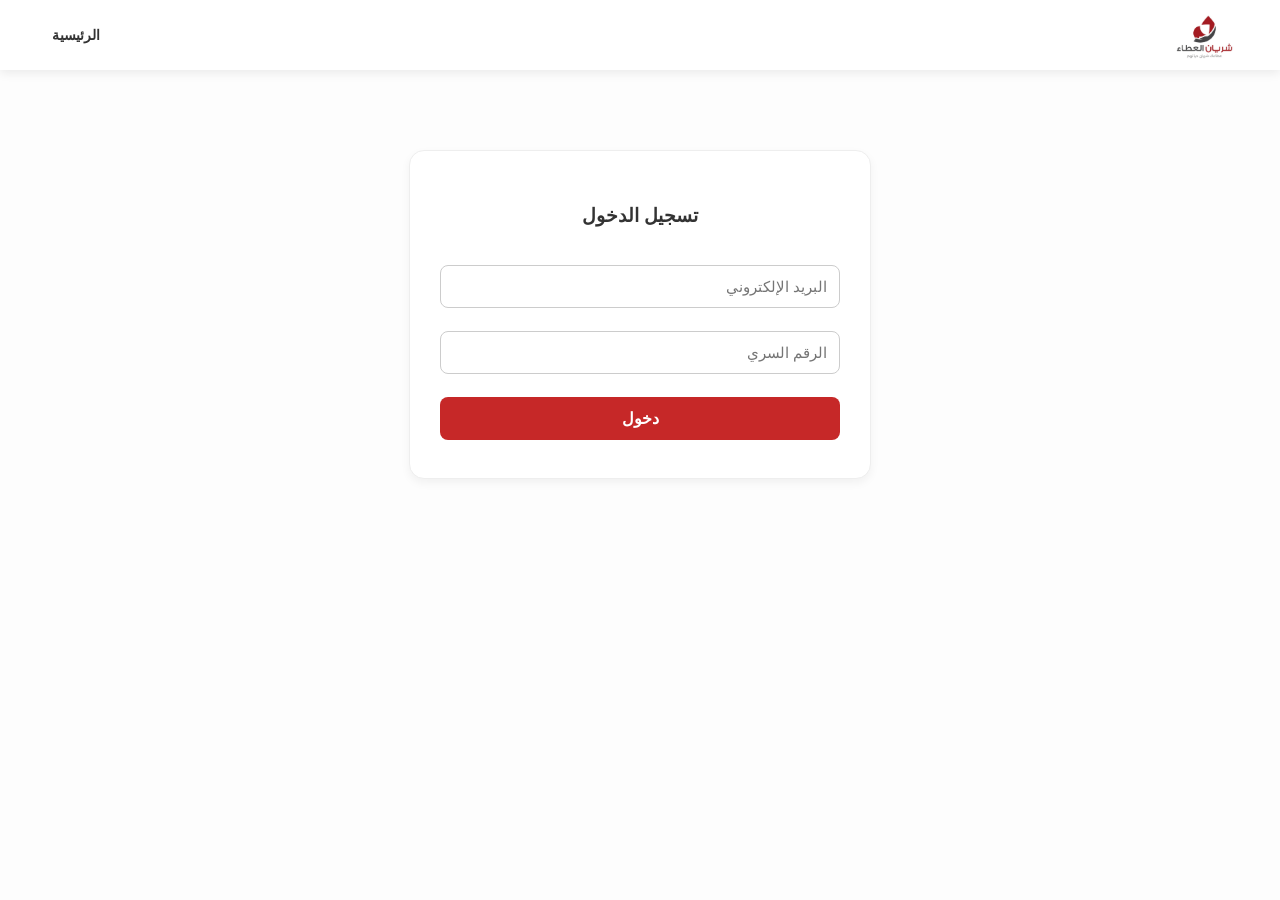
<file: src/main/resources/static/login.html>
<!doctype html>
<html lang="ar" dir="rtl">
  <head>
    <meta charset="UTF-8" />
    <title>تسجيل الدخول - شريان العطاء</title>
    <link rel="stylesheet" href="CSS/style.css" />
    <style>
      .content-box {
        max-width: 400px;
        text-align: center;
        margin: 80px auto;
        padding: 30px;
        border: 1px solid #eee;
        border-radius: 15px;
        box-shadow: 0 4px 10px rgba(0, 0, 0, 0.05);
      }
      input {
        width: 100%;
        padding: 12px;
        margin-bottom: 15px;
        border: 1px solid #ccc;
        border-radius: 8px;
        box-sizing: border-box;
      }
      .btn-submit-step {
        width: 100%;
        padding: 12px;
        background-color: #c62828;
        color: white;
        border: none;
        border-radius: 8px;
        cursor: pointer;
        font-size: 16px;
        font-weight: bold;
        transition: background 0.3s;
      }
      .btn-submit-step:hover {
        background-color: #b71c1c;
      }

      .alert-overlay {
        position: fixed;
        inset: 0;
        background: rgba(0, 0, 0, 0.45);
        display: flex;
        align-items: center;
        justify-content: center;
        z-index: 9999;
        opacity: 0;
        transition: opacity 0.25s;
        pointer-events: none;
      }
      .alert-overlay.show {
        opacity: 1;
        pointer-events: all;
      }
      .alert-box {
        background: white;
        border-radius: 16px;
        padding: 2rem 2rem 1.5rem;
        width: 90%;
        max-width: 340px;
        text-align: center;
        box-shadow: 0 20px 60px rgba(0, 0, 0, 0.2);
        transform: scale(0.85);
        transition: transform 0.25s;
      }
      .alert-overlay.show .alert-box {
        transform: scale(1);
      }

      .alert-icon {
        width: 64px;
        height: 64px;
        border-radius: 50%;
        display: flex;
        align-items: center;
        justify-content: center;
        margin: 0 auto 1rem;
        font-size: 30px;
      }
      .alert-icon.success {
        background: #eaf3de;
        color: #3b6d11;
      }
      .alert-icon.error {
        background: #fcebeb;
        color: #a32d2d;
      }

      .alert-title {
        font-size: 18px;
        font-weight: bold;
        margin-bottom: 8px;
        color: #1a1a1a;
      }
      .alert-message {
        font-size: 14px;
        color: #666;
        margin-bottom: 1.5rem;
        line-height: 1.6;
      }
      .alert-btn {
        width: 100%;
        padding: 11px;
        border: none;
        border-radius: 8px;
        font-size: 15px;
        font-weight: bold;
        cursor: pointer;
        transition: opacity 0.2s;
        color: white;
      }
      .alert-btn:hover {
        opacity: 0.85;
      }
      .alert-btn.success {
        background: #c62828;
      }
      .alert-btn.error {
        background: #a32d2d;
      }
    </style>
  </head>
  <body>
    <nav class="navbar">
      <div class="logo-container">
        <img src="Images/logo.jpg" style="height: 50px" alt="Logo" />
      </div>
      <a href="index.html" class="nav-item">الرئيسية</a>
    </nav>

    <div class="content-box">
      <h3 style="margin-bottom: 25px; color: #333">تسجيل الدخول</h3>

      <form id="loginForm" onsubmit="login(event)">
        <input
          type="email"
          id="userEmail"
          placeholder="البريد الإلكتروني"
          required
        />
        <input
          type="password"
          id="userPassword"
          placeholder="الرقم السري"
          required
        />
        <p style="color: #b71c1c; display: none" id="errorMessage"></p>
        <button type="submit" class="btn-submit-step">دخول</button>
      </form>
    </div>

    <div class="alert-overlay" id="alertOverlay">
      <div class="alert-box">
        <div class="alert-icon" id="alertIcon"></div>
        <div class="alert-title" id="alertTitle"></div>
        <div class="alert-message" id="alertMessage"></div>
        <button class="alert-btn" id="alertBtn" onclick="closeAlert()"></button>
      </div>
    </div>

    <script>
      let alertCallback = null;
      let timerInterval = null;
      let isBlocked = false;

      function showAlert(type, title, message, btnText, callback) {
        document.getElementById("alertIcon").className = "alert-icon " + type;
        document.getElementById("alertIcon").textContent =
          type === "success" ? "✓" : "✕";
        document.getElementById("alertTitle").textContent = title;
        document.getElementById("alertMessage").textContent = message;
        document.getElementById("alertBtn").textContent = btnText;
        document.getElementById("alertBtn").className = "alert-btn " + type;

        alertCallback = callback || null;
        document.getElementById("alertOverlay").classList.add("show");
      }

      function closeAlert() {
        document.getElementById("alertOverlay").classList.remove("show");
        if (alertCallback) {
          alertCallback();
          alertCallback = null;
        }
      }

      async function login(e) {
        e.preventDefault();

        const email = document.getElementById("userEmail").value;
        const password = document.getElementById("userPassword").value;

        const savedEmail = localStorage.getItem("blockedEmail");

        if (isBlocked) {
          showAlert(
            "error",
            "محظور",
            "لا يمكنك تسجيل الدخول حالياً. انتظر انتهاء الوقت.",
            "حسناً",
          );
          return;
        }

        if (savedEmail && email !== savedEmail) {
          showAlert(
            "error",
            "محظور",
            "تم حظر هذا الجهاز مؤقتاً، لا يمكنك تغيير الحساب الآن.",
            "حسناً",
          );
          return;
        }

        try {
          const response = await fetch("http://localhost:9090/login", {
            method: "POST",
            headers: { "Content-Type": "application/json" },
            body: JSON.stringify({ officialEmail: email, password }),
          });

          const data = await response.json().catch(() => null);

          const user = {
            id: data?.id,
            name: data?.name,
            email: data?.email,
            role: data?.role,
            phone: data?.phone,
          };

          localStorage.setItem("user", JSON.stringify(user));

          if (response.ok) {
            clearBlockStorage();

            showAlert("success", "نجاح", "تم تسجيل الدخول", "OK", () => {
              const id = user.id;

              if (user.role === "HR_ADMIN") {
                window.location.href = `hrAdmin.html?hrId=${id}`;
              } else if (user.role === "PR_ADMIN") {
                window.location.href = `prAdmin.html?prId=${id}`;
              } else if (user.role === "HR_MEMBER") {
                window.location.href = `hrMember.html?hrId=${id}`;
              } else if (user.role === "PR_MEMBER") {
                window.location.href = `prMember.html?prId=${id}`;
              } else if (user.role === "LEP") {
                window.location.href = `lep.html?lepId=${id}`;
              }
            });

            return;
          }

          if (response.status === 429) {
            showAlert("error", "محظور", await response.text(), "حسناً");

            localStorage.setItem("isBlocked", "true");
            localStorage.setItem("blockedEmail", email);

            startBackendTimer(email);
            return;
          }

          errorMessage.style.display = "block";
          showAlert("error", "خطأ", await response.text(), "حاول مجدداً");
        } catch (error) {
          showAlert("error", "خطأ", "تعذر الاتصال بالسيرفر", "إغلاق");
        }
      }

      function startBackendTimer(email) {
        const errorMessage = document.getElementById("errorMessage");
        const button = document.querySelector(".btn-submit-step");

        button.disabled = true;

        if (timerInterval) clearInterval(timerInterval);

        timerInterval = setInterval(async () => {
          try {
            const res = await fetch(
              `http://localhost:9090/login/block-time-seconds?email=${email}`,
            );

            if (!res.ok) throw new Error("Server error");

            const totalSeconds = await res.json();

            if (totalSeconds <= 0) {
              clearInterval(timerInterval);

              isBlocked = false;
              button.disabled = false;
              errorMessage.textContent = "";

              clearBlockStorage();
              return;
            }

            const minutes = Math.floor(totalSeconds / 60);
            const seconds = totalSeconds % 60;

            isBlocked = true;

            errorMessage.style.display = "block";
            errorMessage.textContent = ` تم الحظر مؤقتاً - المتبقي: ${minutes}:${seconds
              .toString()
              .padStart(2, "0")}`;
          } catch (err) {
            errorMessage.style.display = "block";
            errorMessage.textContent = " تعذر الاتصال بالسيرفر...";
          }
        }, 1000);
      }

      function clearBlockStorage() {
        localStorage.removeItem("isBlocked");
        localStorage.removeItem("blockedEmail");
      }

      window.onload = function () {
        const savedBlocked = localStorage.getItem("isBlocked");
        const email = localStorage.getItem("blockedEmail");

        if (savedBlocked === "true" && email) {
          isBlocked = true;
          startBackendTimer(email);
        }
      };
    </script>
  </body>
</html>
</file>
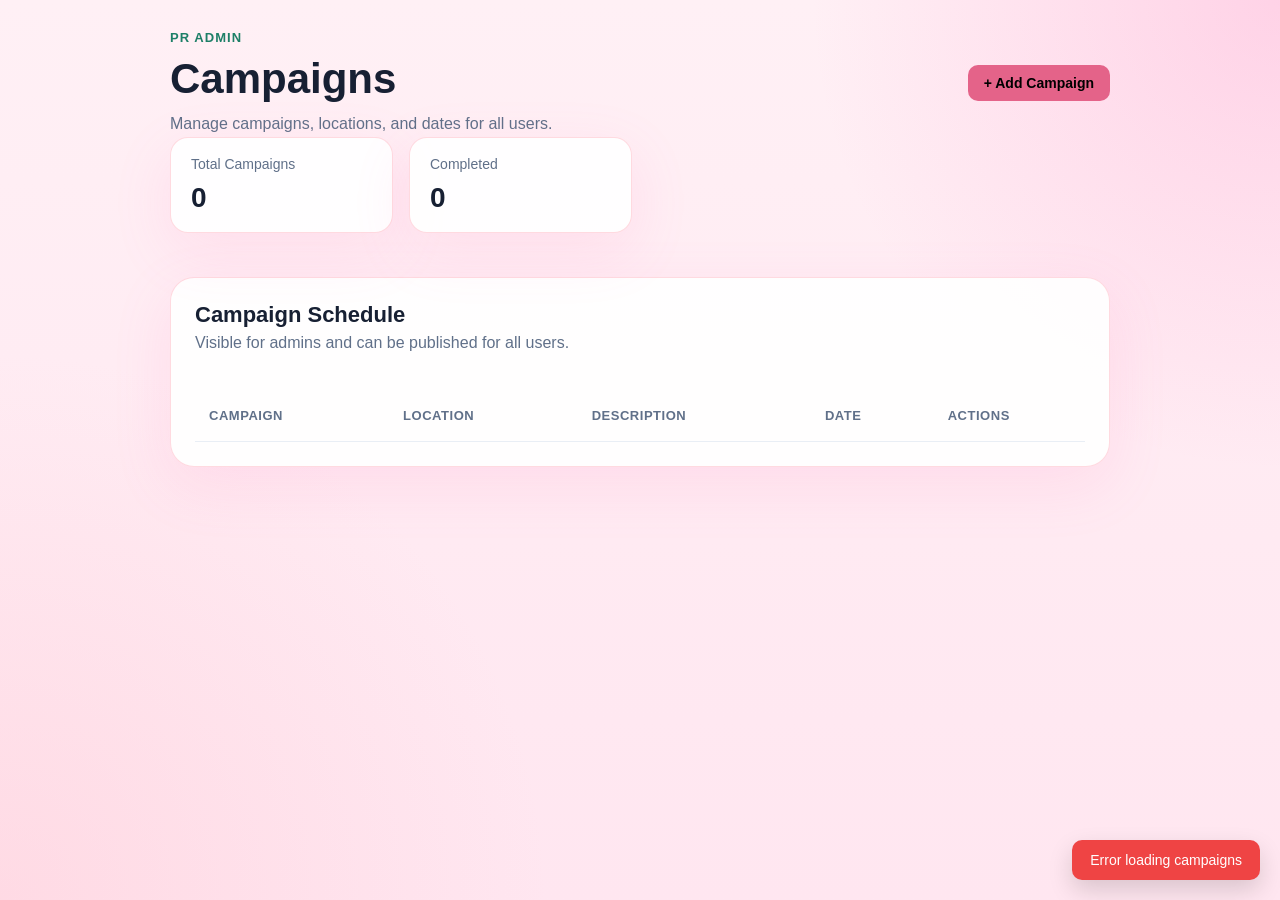
<file: src/main/resources/static/prAdmin.html>
<!doctype html>
<html lang="en">
  <head>
    <meta charset="UTF-8" />
    <meta name="viewport" content="width=device-width, initial-scale=1.0" />
    <title>PR Admin - Campaigns</title>
    <link rel="stylesheet" href="CSS/style3.css" />
    <style>
      .btn-edit,
      .btn-del {
        border: none;
        border-radius: 7px;
        padding: 6px 12px;
        font-size: 12px;
        font-weight: 500;
        cursor: pointer;
        font-family: "DM Sans", sans-serif;
        transition: var(--transition);
      }

      .btn-edit {
        background: #eef2ff;
        color: #4f7ef8;
      }
      .btn-edit:hover {
        background: #dde5ff;
      }
      .btn-del {
        background: #fdecea;
        color: #c0392b;
      }
      .btn-del:hover {
        background: #fbd5d2;
      }
      .toast {
        position: fixed;
        bottom: 20px;
        right: 20px;
        padding: 12px 18px;
        border-radius: 10px;
        font-family: "DM Sans", sans-serif;
        font-size: 14px;
        color: #fff;
        background: #4f7ef8;
        box-shadow: 0 10px 25px rgba(0, 0, 0, 0.15);
        opacity: 0;
        transform: translateY(20px);
        transition: all 0.3s ease;
        z-index: 9999;
      }

      .toast.show {
        opacity: 1;
        transform: translateY(0);
      }

      .toast.success {
        background: #22c55e;
      }

      .toast.error {
        background: #ef4444;
      }
    </style>
  </head>
  <body>
    <div class="main">
      <div class="page-header">
        <div>
          <p class="eyebrow">PR Admin</p>
          <h1>Campaigns</h1>
          <p class="page-subtitle">
            Manage campaigns, locations, and dates for all users.
          </p>
        </div>

        <button
          class="btn btn-add"
          type="button"
          id="add-campaign-btn"
          onclick="openModal()"
        >
          <span>+</span>
          <span>Add Campaign</span>
        </button>
      </div>

      <div class="summary-grid">
        <div class="summary-card">
          <span class="summary-label">Total Campaigns</span>
          <strong id="total-campaigns">0</strong>
        </div>

        <div class="summary-card">
          <span class="summary-label">Completed</span>
          <strong id="done-campaigns">0</strong>
        </div>
      </div>
      <div class="cards-container" id="campaign-cards"></div>
      <div class="table-wrap">
        <div class="table-header">
          <div>
            <h2>Campaign Schedule</h2>
            <p>Visible for admins and can be published for all users.</p>
          </div>
        </div>

        <div id="campaign-cards" class="cards-grid"></div>

        <table>
          <thead>
            <tr>
              <th>Campaign</th>
              <th>Location</th>
              <th>Description</th>
              <th>Date</th>

              <th id="action">Actions</th>
            </tr>
          </thead>
          <tbody id="campaign-tbody"></tbody>
        </table>

        <div class="empty-state" id="empty-state">
          <h3>No campaigns found</h3>
          <p>
            Add a campaign so the admin and users can see where it is and when
            it starts.
          </p>
        </div>
      </div>
    </div>

    <div class="modal-overlay" id="modal-overlay">
      <div
        class="modal"
        role="dialog"
        aria-modal="true"
        aria-labelledby="modal-title-text"
      >
        <div class="modal-title">
          <span id="modal-title-text">Add Campaign</span>
          <button
            class="modal-close"
            id="modal-close-btn"
            type="button"
            onclick="closeModal()"
          >
            x
          </button>
        </div>

        <div class="form-grid">
          <div class="form-row full">
            <label for="c-name">Campaign Name</label>
            <input type="text" id="c-name" placeholder="Enter campaign name" />
          </div>

          <div class="form-row full">
            <label for="c-location">Location</label>
            <input type="text" id="c-location" placeholder="Enter location" />
          </div>

          <div class="form-row">
            <label for="c-date">Date</label>
            <input type="date" id="c-date" />
          </div>

          <div class="form-row full">
            <label for="c-description">Description</label>
            <textarea
              id="c-description"
              placeholder="Enter campaign description"
            ></textarea>
          </div>
        </div>

        <p class="helper-text">the data prefered arabic</p>

        <div class="modal-footer">
          <button
            class="btn btn-cancel"
            id="cancel-btn"
            type="button"
            onclick="closeModal()"
          >
            Cancel
          </button>
          <button class="btn btn-save" id="save-btn" type="button">
            Save Campaign
          </button>
        </div>
      </div>
    </div>
    <div id="confirm-modal" class="modal-overlay" style="display: none">
      <div class="modal">
        <div class="modal-title">
          <span>Confirm Delete</span>
        </div>

        <p style="padding: 10px 0; font-size: 14px">
          Are you sure you want to delete this campaign?
        </p>

        <div class="modal-footer">
          <button class="btn btn-cancel" onclick="closeConfirm()">
            Cancel
          </button>
          <button class="btn btn-del" id="confirm-delete-btn">Delete</button>
        </div>
      </div>
    </div>
    <div id="toast" class="toast"></div>
    <script src="JS/script3.js"></script>
  </body>
  <script>
    var pr = localStorage.getItem("user");
    if (pr) {
      pr = JSON.parse(pr);
      var name = pr.name;
      var prId = pr.id;
      if (pr.role != "PR_ADMIN") {
        window.location.href = "login.html";
      }
    }
    // ================= MODAL =================
    // FIX 5: openModal and closeModal are now properly defined

    function openModal() {
      // Reset to "Add" mode
      document.getElementById("modal-title-text").textContent = "Add Campaign";
      document.getElementById("c-name").value = "";
      document.getElementById("c-location").value = "";
      document.getElementById("c-date").value = "";
      document.getElementById("c-description").value = "";

      // Reset save button to addCampaign
      var saveBtn = document.getElementById("save-btn");
      saveBtn.onclick = addCampaign;

      document.getElementById("modal-overlay").style.display = "flex";
    }

    function closeModal() {
      // FIX 6: Hide via style.display (matches how it's shown), not class toggling
      document.getElementById("modal-overlay").style.display = "none";
    }

    // ================= FETCH =================
    async function fetchCampaigns() {
      try {
        const response = await fetch("http://localhost:9090/campaigns");
        if (!response.ok) throw new Error("Failed to fetch campaigns");
        const data = await response.json();
        renderCampaigns(data);
      } catch (error) {
        console.error("Error fetching campaigns:", error);
        showToast("Error loading campaigns", "error");
      }
    }

    // ================= RENDER =================
    function renderCampaigns(campaigns) {
      const tbody = document.getElementById("campaign-tbody");
      const cardsContainer = document.getElementById("campaign-cards");
      const totalElem = document.getElementById("total-campaigns");
      const doneElem = document.getElementById("done-campaigns");
      const emptyState = document.getElementById("empty-state");

      tbody.innerHTML = "";
      cardsContainer.innerHTML = "";

      if (campaigns.length === 0) {
        emptyState.style.display = "block";
        totalElem.textContent = "0";
        doneElem.textContent = "0";
        return;
      }

      emptyState.style.display = "none";

      let doneCount = 0;

      campaigns.forEach((campaign) => {
        const dateStr = campaign.date
          ? new Date(campaign.date).toLocaleDateString()
          : "";

        // Table row
        const tr = document.createElement("tr");
        tr.innerHTML = `
            <td>${campaign.title}</td>
            <td>${campaign.location}</td>
           
             <td>${campaign.description || ""}</td>
            <td>${dateStr}</td>
            <td>
              <button class="btn-edit" onclick="editCampaign(${campaign.id})">Edit</button>
              <button class="btn-del" onclick="openConfirm(${campaign.id})">Delete</button>
            </td>
          `;
        tbody.appendChild(tr);

        // Card
        const card = document.createElement("div");
        card.className = "campaign-card";
        card.innerHTML = `
            <h3>${campaign.title}</h3>
            <p><strong>Location:</strong> ${campaign.location}</p>
            <p><strong>Date:</strong> ${dateStr}</p>
            <p><strong>Description:</strong> ${campaign.description || ""}</p>
          `;
        cardsContainer.appendChild(card);

        if (campaign.date && new Date(campaign.date) < new Date()) {
          doneCount++;
        }
      });

      totalElem.textContent = campaigns.length;
      doneElem.textContent = doneCount;
    }

    fetchCampaigns();

    // ================= DELETE =================
    async function deleteCampaign(id) {
      if (!confirm("Are you sure you want to delete this campaign?")) return;

      try {
        const response = await fetch(`http://localhost:9090/campaigns/${id}`, {
          method: "DELETE",
        });
        if (!response.ok) throw new Error("Failed to delete campaign");
        showToast("Campaign deleted successfully", "success");
        fetchCampaigns();
      } catch (error) {
        console.error("Error deleting campaign:", error);
        showToast("Error deleting campaign", "error");
      }
    }

    // ================= EDIT =================
    async function editCampaign(id) {
      try {
        const response = await fetch(`http://localhost:9090/campaigns/${id}`, {
          method: "GET",
        });
        if (!response.ok) throw new Error("Failed to fetch campaign details");

        const campaign = await response.json();

        document.getElementById("modal-title-text").textContent =
          "Edit Campaign";
        document.getElementById("c-name").value = campaign.title || "";
        document.getElementById("c-location").value = campaign.location || "";
        document.getElementById("c-date").value = campaign.date
          ? campaign.date.split("T")[0]
          : "";
        document.getElementById("c-description").value =
          campaign.description || "";

        // FIX 7: Replace onclick directly (no stacking)
        var saveBtn = document.getElementById("save-btn");
        saveBtn.onclick = function () {
          saveCampaign(id);
        };

        document.getElementById("modal-overlay").style.display = "flex";
      } catch (error) {
        console.error("Error fetching campaign details:", error);
        showToast("Error fetching campaign details", "error");
      }
    }

    // ================= SAVE / UPDATE =================
    async function saveCampaign(id) {
      try {
        const updatedCampaign = {
          title: document.getElementById("c-name").value,
          location: document.getElementById("c-location").value,
          date: document.getElementById("c-date").value,
          description: document.getElementById("c-description").value,
        };

        const response = await fetch(`http://localhost:9090/campaigns/${id}`, {
          method: "PUT",
          headers: { "Content-Type": "application/json" },
          body: JSON.stringify(updatedCampaign),
        });

        if (!response.ok) throw new Error("Failed to update campaign");

        showToast("Campaign updated successfully", "success");
        closeModal(); // FIX 8: Use closeModal() for consistent hiding
        fetchCampaigns();
      } catch (error) {
        console.error("Error updating campaign:", error);
        showToast("Error updating campaign", "error");
      }
    }

    // ================= ADD =================
    async function addCampaign() {
      try {
        const newCampaign = {
          title: document.getElementById("c-name").value,
          location: document.getElementById("c-location").value,
          date: document.getElementById("c-date").value,
          description: document.getElementById("c-description").value,
        };

        const response = await fetch(
          `http://localhost:9090/campaigns?prId=${prId}`, // ✅ FIX HERE
          {
            method: "POST",
            headers: { "Content-Type": "application/json" },
            body: JSON.stringify(newCampaign),
          },
        );

        if (!response.ok) {
          const error = await response.text();
          throw new Error(error);
        }

        showToast("Campaign added successfully", "success");
        closeModal();
        fetchCampaigns();
      } catch (error) {
        console.error("Error adding campaign:", error);
        showToast("Error adding campaign", "error");
      }
    }

    // ================= TOAST =================
    function showToast(message, type = "success") {
      const toast = document.getElementById("toast");
      toast.textContent = message;
      toast.className = `toast ${type} show`;
      clearTimeout(window.toastTimeout);
      window.toastTimeout = setTimeout(() => {
        toast.classList.remove("show");
      }, 2500);
    }

    // ================= DATE MIN =================
    window.addEventListener("DOMContentLoaded", () => {
      const dateInput = document.getElementById("c-date");
      const today = new Date();
      today.setDate(today.getDate() + 1);
      const yyyy = today.getFullYear();
      const mm = String(today.getMonth() + 1).padStart(2, "0");
      const dd = String(today.getDate()).padStart(2, "0");
      dateInput.min = `${yyyy}-${mm}-${dd}`;
    });
    let deleteId = null;

    function openConfirm(id) {
      deleteId = id;
      document.getElementById("confirm-modal").style.display = "flex";
    }

    function closeConfirm() {
      deleteId = null;
      document.getElementById("confirm-modal").style.display = "none";
    }

    document.getElementById("confirm-delete-btn").onclick = async function () {
      if (!deleteId) return;

      try {
        const response = await fetch(
          `http://localhost:9090/campaigns/${deleteId}`,
          {
            method: "DELETE",
          },
        );

        if (!response.ok) throw new Error("Failed to delete campaign");

        showToast("Campaign deleted successfully", "success");
        closeConfirm();
        fetchCampaigns();
      } catch (error) {
        console.error("Error deleting campaign:", error);
        showToast("Error deleting campaign", "error");
      }
    };
  </script>
</html>
</file>
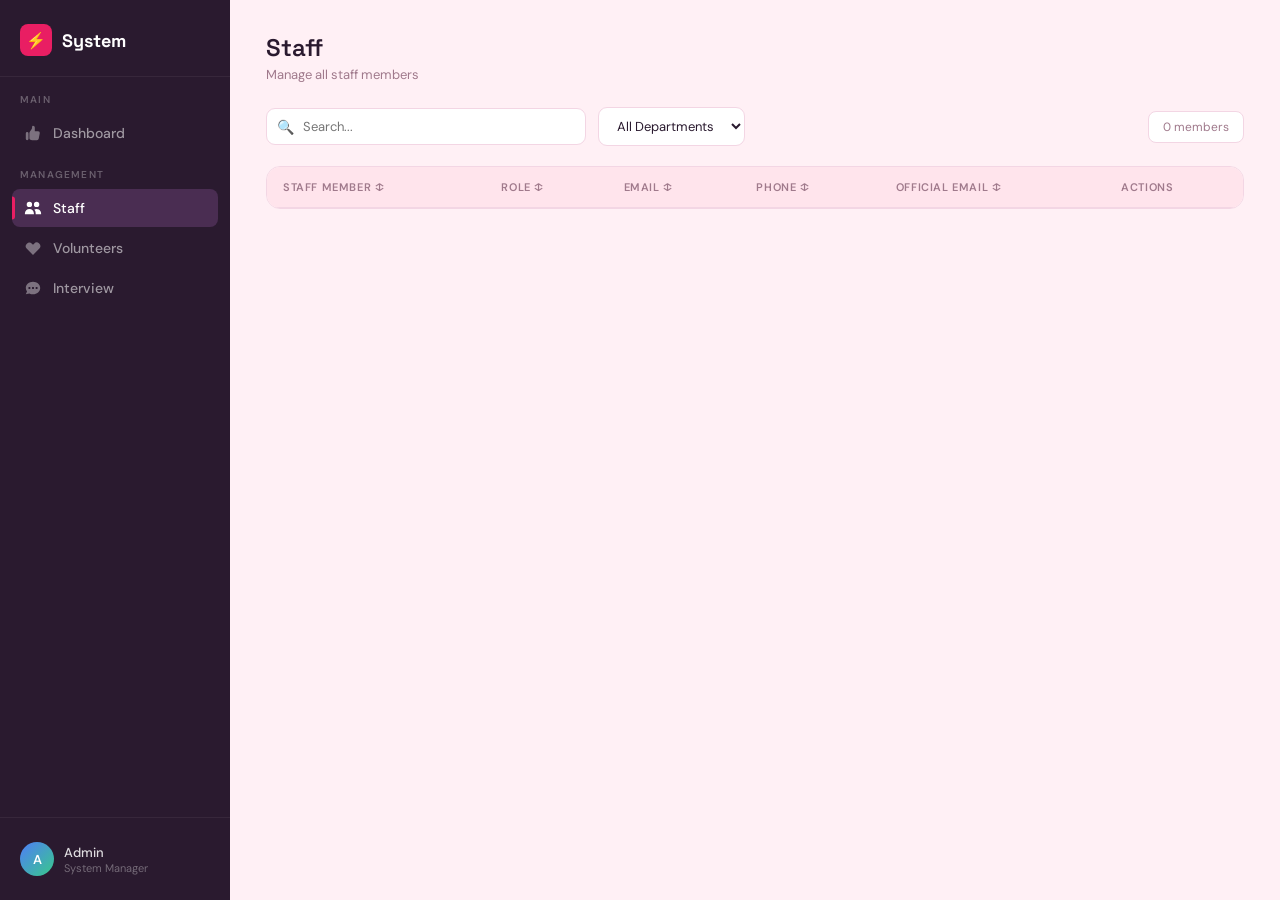
<file: src/main/resources/static/staff.html>
<!doctype html>
<html lang="en">
  <head>
    <meta charset="UTF-8" />
    <meta name="viewport" content="width=device-width, initial-scale=1.0" />
    <title>Staff — System</title>
    <link
      href="https://fonts.googleapis.com/css2?family=DM+Sans:wght@400;500;600&family=Space+Grotesk:wght@500;600;700&display=swap"
      rel="stylesheet"
    />
    <style>
      *,
      *::before,
      *::after {
        margin: 0;
        padding: 0;
        box-sizing: border-box;
      }

      :root {
        --sidebar-w: 230px;

        /* خلفية الصفحة */
        --bg: #fff0f5; /* pink فاتح */

        /* السايدبار (غامق شوية بينك) */
        --sidebar-bg: #2a1a2f;
        --sidebar-hover: #3a2340;
        --sidebar-active: #4a2d52;

        /* الألوان الأساسية */
        --accent: #e91e63; /* pink أساسي */
        --accent2: #ff4da6; /* pink فاتح */
        --accent3: #ff85c1; /* pink أهدى */

        /* النصوص */
        --text-main: #2a1a2f;
        --text-muted: #a07a8c;

        /* الكروت */
        --card-bg: #ffffff;

        /* البوردر */
        --border: #f3d6e4;

        --transition: all 0.2s ease;
      }

      body {
        font-family: "DM Sans", sans-serif;
        background: var(--bg);
        color: var(--text-main);
        min-height: 100vh;
        display: flex;
      }

      /* ═══ SIDEBAR ═══ */
      .sidebar {
        width: var(--sidebar-w);
        min-height: 100vh;
        background: var(--sidebar-bg);
        display: flex;
        flex-direction: column;
        position: fixed;
        left: 0;
        top: 0;
        bottom: 0;
        z-index: 100;
      }

      .sidebar-logo {
        padding: 24px 20px 20px;
        border-bottom: 1px solid rgba(255, 255, 255, 0.06);
      }

      .sidebar-logo h2 {
        font-family: "Space Grotesk", sans-serif;
        font-size: 18px;
        font-weight: 700;
        color: #fff;
        display: flex;
        align-items: center;
        gap: 10px;
      }

      .logo-icon {
        width: 32px;
        height: 32px;
        background: var(--accent);
        border-radius: 8px;
        display: flex;
        align-items: center;
        justify-content: center;
        font-size: 16px;
      }

      .sidebar-nav {
        flex: 1;
        padding: 16px 12px;
      }

      .nav-label {
        font-size: 10px;
        font-weight: 600;
        color: rgba(255, 255, 255, 0.3);
        letter-spacing: 1.2px;
        text-transform: uppercase;
        padding: 0 8px;
        margin-bottom: 8px;
        margin-top: 16px;
      }

      .nav-label:first-child {
        margin-top: 0;
      }
      .sidebar ul {
        list-style: none;
      }

      .sidebar li {
        display: flex;
        align-items: center;
        gap: 11px;
        padding: 10px 12px;
        border-radius: 8px;
        cursor: pointer;
        font-size: 14px;
        font-weight: 500;
        color: rgba(255, 255, 255, 0.55);
        transition: var(--transition);
        margin-bottom: 2px;
        position: relative;
      }

      .sidebar li:hover {
        background: var(--sidebar-hover);
        color: rgba(255, 255, 255, 0.85);
      }

      .sidebar li.active {
        background: var(--sidebar-active);
        color: #fff;
      }

      .sidebar li.active::before {
        content: "";
        position: absolute;
        left: 0;
        top: 50%;
        transform: translateY(-50%);
        width: 3px;
        height: 60%;
        background: var(--accent);
        border-radius: 0 3px 3px 0;
      }

      .nav-icon {
        width: 18px;
        height: 18px;
        flex-shrink: 0;
        opacity: 0.7;
      }
      .sidebar li.active .nav-icon,
      .sidebar li:hover .nav-icon {
        opacity: 1;
      }
      .sidebar-footer {
        padding: 16px 12px;
        border-top: 1px solid rgba(255, 255, 255, 0.06);
      }

      .user-info {
        display: flex;
        align-items: center;
        gap: 10px;
        padding: 8px;
        border-radius: 8px;
      }

      .avatar {
        width: 34px;
        height: 34px;
        border-radius: 50%;
        background: linear-gradient(135deg, #4f7ef8, #38c98a);
        display: flex;
        align-items: center;
        justify-content: center;
        font-size: 13px;
        font-weight: 600;
        color: white;
        flex-shrink: 0;
      }

      .user-name {
        font-size: 13px;
        font-weight: 500;
        color: rgba(255, 255, 255, 0.85);
      }
      .user-role {
        font-size: 11px;
        color: rgba(255, 255, 255, 0.35);
      }

      /* ═══ MAIN ═══ */
      .main {
        margin-left: var(--sidebar-w);
        flex: 1;
        padding: 32px 36px;
        min-height: 100vh;
      }

      .page-header {
        display: flex;
        align-items: center;
        justify-content: space-between;
        margin-bottom: 24px;
      }

      .page-header h1 {
        font-family: "Space Grotesk", sans-serif;
        font-size: 24px;
        font-weight: 600;
        color: var(--text-main);
      }

      .page-header p {
        font-size: 13px;
        color: var(--text-muted);
        margin-top: 3px;
      }

      .btn-add {
        display: flex;
        align-items: center;
        gap: 8px;
        background: var(--accent2);
        color: white;
        border: none;
        border-radius: 10px;
        padding: 10px 18px;
        font-size: 14px;
        font-weight: 500;
        cursor: pointer;
        font-family: "DM Sans", sans-serif;
        transition: var(--transition);
      }

      .btn-add:hover {
        background: #3a68e0;
        transform: translateY(-1px);
      }

      /* ═══ TOOLBAR ═══ */
      .toolbar {
        display: flex;
        align-items: center;
        gap: 12px;
        margin-bottom: 20px;
        flex-wrap: wrap;
      }

      .search-wrap {
        position: relative;
        flex: 1;
        min-width: 200px;
        max-width: 320px;
      }

      .search-wrap input {
        width: 100%;
        padding: 9px 12px 9px 36px;
        border: 1px solid var(--border);
        border-radius: 9px;
        font-size: 13px;
        font-family: "DM Sans", sans-serif;
        background: var(--card-bg);
        color: var(--text-main);
        outline: none;
        transition: border 0.2s;
      }

      .search-wrap input:focus {
        border-color: var(--accent);
      }

      .search-icon {
        position: absolute;
        left: 11px;
        top: 50%;
        transform: translateY(-50%);
        color: var(--text-muted);
        font-size: 14px;
        pointer-events: none;
      }

      .filter-select {
        padding: 9px 14px;
        border: 1px solid var(--border);
        border-radius: 9px;
        font-size: 13px;
        font-family: "DM Sans", sans-serif;
        background: var(--card-bg);
        color: var(--text-main);
        outline: none;
        cursor: pointer;
        transition: border 0.2s;
      }

      .filter-select:focus {
        border-color: var(--accent);
      }

      .count-badge {
        margin-left: auto;
        font-size: 12px;
        color: var(--text-muted);
        background: var(--card-bg);
        border: 1px solid var(--border);
        padding: 7px 14px;
        border-radius: 8px;
      }

      /* ═══ TABLE ═══ */
      .table-wrap {
        background: var(--card-bg);
        border-radius: 14px;
        border: 1px solid var(--border);
        overflow: hidden;
        animation: fadeUp 0.35s ease both;
      }

      @keyframes fadeUp {
        from {
          opacity: 0;
          transform: translateY(10px);
        }
        to {
          opacity: 1;
          transform: translateY(0);
        }
      }

      table {
        width: 100%;
        border-collapse: collapse;
      }

      thead tr {
        background: #ffe4ec;
        border-bottom: 1px solid var(--border);
      }

      thead th {
        padding: 13px 16px;
        text-align: left;
        font-size: 11px;
        font-weight: 600;
        color: var(--text-muted);
        text-transform: uppercase;
        letter-spacing: 0.6px;
        cursor: pointer;
        user-select: none;
        white-space: nowrap;
      }
      tbody tr:hover {
        background: #fff0f5;
      }

      thead th:hover {
        color: var(--text-main);
      }

      tbody tr {
        border-bottom: 1px solid var(--border);
        transition: background 0.15s;
      }

      tbody tr:last-child {
        border-bottom: none;
      }
      tbody tr:hover {
        background: #f8f9fc;
      }

      td {
        padding: 13px 16px;
        font-size: 13px;
        color: var(--text-main);
        vertical-align: middle;
      }

      .staff-cell {
        display: flex;
        align-items: center;
        gap: 11px;
      }

      .staff-avatar {
        width: 36px;
        height: 36px;
        border-radius: 50%;
        display: flex;
        align-items: center;
        justify-content: center;
        font-size: 13px;
        font-weight: 600;
        color: white;
        flex-shrink: 0;
      }

      .staff-name {
        font-weight: 500;
        font-size: 13px;
        color: var(--text-main);
      }
      .staff-email {
        font-size: 11px;
        color: var(--text-muted);
      }

      .role-badge {
        font-size: 11px;
        font-weight: 500;
        padding: 3px 10px;
        border-radius: 20px;
        display: inline-block;
      }

      .role-manager {
        background: #eef2ff;
        color: #4f7ef8;
      }
      .role-coordinator {
        background: #e8f8ef;
        color: #1e7e4a;
      }
      .role-supervisor {
        background: #fff8e1;
        color: #c67c00;
      }
      .role-analyst {
        background: #fdecea;
        color: #c0392b;
      }
      .role-trainer {
        background: #f3e8ff;
        color: #7c3aed;
      }

      .dept-tag {
        font-size: 12px;
        color: var(--text-muted);
        background: var(--bg);
        padding: 3px 9px;
        border-radius: 6px;
        display: inline-block;
      }

      .action-btns {
        display: flex;
        gap: 6px;
      }

      .btn-edit,
      .btn-del {
        border: none;
        border-radius: 7px;
        padding: 6px 12px;
        font-size: 12px;
        font-weight: 500;
        cursor: pointer;
        font-family: "DM Sans", sans-serif;
        transition: var(--transition);
      }

      .btn-edit {
        background: #eef2ff;
        color: #4f7ef8;
      }
      .btn-edit:hover {
        background: #dde5ff;
      }
      .btn-del {
        background: #fdecea;
        color: #c0392b;
      }
      .btn-del:hover {
        background: #fbd5d2;
      }

      .empty-state {
        text-align: center;
        padding: 60px 20px;
        color: var(--text-muted);
        font-size: 14px;
      }

      .empty-state div {
        font-size: 32px;
        margin-bottom: 12px;
      }

      /* ═══ MODAL ═══ */
      .modal-overlay {
        display: none;
        position: fixed;
        inset: 0;
        background: rgba(0, 0, 0, 0.35);
        z-index: 200;
        align-items: center;
        justify-content: center;
      }

      .modal-overlay.open {
        display: flex;
      }

      .modal {
        background: var(--card-bg);
        border-radius: 16px;
        padding: 28px;
        width: 460px;
        max-width: 95vw;
        animation: fadeUp 0.25s ease;
      }

      .modal-title {
        font-family: "Space Grotesk", sans-serif;
        font-size: 17px;
        font-weight: 600;
        margin-bottom: 20px;
        display: flex;
        align-items: center;
        justify-content: space-between;
      }

      .modal-close {
        background: none;
        border: none;
        font-size: 20px;
        cursor: pointer;
        color: var(--text-muted);
        line-height: 1;
      }

      .form-row {
        display: grid;
        grid-template-columns: 1fr 1fr;
        gap: 14px;
        margin-bottom: 14px;
      }
      .form-row.full {
        grid-template-columns: 1fr;
      }

      .form-group {
        display: flex;
        flex-direction: column;
        gap: 5px;
      }

      .form-group label {
        font-size: 12px;
        font-weight: 500;
        color: var(--text-muted);
        text-transform: uppercase;
        letter-spacing: 0.4px;
      }

      .form-group input,
      .form-group select {
        padding: 9px 12px;
        border: 1px solid var(--border);
        border-radius: 9px;
        font-size: 13px;
        font-family: "DM Sans", sans-serif;
        color: var(--text-main);
        background: var(--card-bg);
        outline: none;
        transition: border 0.2s;
      }

      .form-group input:focus,
      .form-group select:focus {
        border-color: var(--accent);
      }

      .modal-footer {
        display: flex;
        gap: 10px;
        justify-content: flex-end;
        margin-top: 20px;
      }

      .btn-cancel {
        padding: 9px 18px;
        border: 1px solid var(--border);
        border-radius: 9px;
        background: none;
        font-size: 13px;
        font-family: "DM Sans", sans-serif;
        cursor: pointer;
        color: var(--text-muted);
        transition: var(--transition);
      }

      .btn-cancel:hover {
        background: var(--bg);
      }

      .btn-save {
        padding: 9px 20px;
        border: none;
        border-radius: 9px;
        background: var(--accent2);
        color: white;
        font-size: 13px;
        font-weight: 500;
        font-family: "DM Sans", sans-serif;
        cursor: pointer;
        transition: var(--transition);
      }

      .btn-save:hover {
        background: #3a68e0;
      }
    </style>
  </head>
  <body>
    <!-- ═══ SIDEBAR ═══ -->
    <div class="sidebar">
      <div class="sidebar-logo">
        <h2>
          <div class="logo-icon">⚡</div>
          System
        </h2>
      </div>
      <nav class="sidebar-nav">
        <div class="nav-label">Main</div>
        <ul>
          <li onclick="go('index.html')">
            <svg class="nav-icon" viewBox="0 0 20 20" fill="currentColor">
              <path
                d="M2 10.5a1.5 1.5 0 113 0v6a1.5 1.5 0 01-3 0v-6zM6 10.333v5.43a2 2 0 001.106 1.79l.05.025A4 4 0 008.943 18h5.416a2 2 0 001.962-1.608l1.2-6A2 2 0 0015.56 8H12V4a2 2 0 00-2-2 1 1 0 00-1 1v.667a4 4 0 01-.8 2.4L6.8 7.933a4 4 0 00-.8 2.4z"
              />
            </svg>
            Dashboard
          </li>
        </ul>
        <div class="nav-label">Management</div>
        <ul>
          <li class="active" onclick="go('staff.html')">
            <svg class="nav-icon" viewBox="0 0 20 20" fill="currentColor">
              <path
                d="M9 6a3 3 0 11-6 0 3 3 0 016 0zM17 6a3 3 0 11-6 0 3 3 0 016 0zM12.93 17c.046-.327.07-.66.07-1a6.97 6.97 0 00-1.5-4.33A5 5 0 0119 16v1h-6.07zM6 11a5 5 0 015 5v1H1v-1a5 5 0 015-5z"
              />
            </svg>
            Staff
          </li>
          <li onclick="go('volunteers.html')">
            <svg class="nav-icon" viewBox="0 0 20 20" fill="currentColor">
              <path
                fill-rule="evenodd"
                d="M3.172 5.172a4 4 0 015.656 0L10 6.343l1.172-1.171a4 4 0 115.656 5.656L10 17.657l-6.828-6.829a4 4 0 010-5.656z"
                clip-rule="evenodd"
              />
            </svg>
            Volunteers
          </li>
          <li onclick="go('interview.html')">
            <svg class="nav-icon" viewBox="0 0 20 20" fill="currentColor">
              <path
                fill-rule="evenodd"
                d="M18 10c0 3.866-3.582 7-8 7a8.841 8.841 0 01-4.083-.98L2 17l1.338-3.123C2.493 12.767 2 11.434 2 10c0-3.866 3.582-7 8-7s8 3.134 8 7zM7 9H5v2h2V9zm8 0h-2v2h2V9zM9 9h2v2H9V9z"
                clip-rule="evenodd"
              />
            </svg>
            Interview
          </li>
        </ul>
      </nav>
      <div class="sidebar-footer">
        <div class="user-info">
          <div class="avatar">A</div>
          <div>
            <div class="user-name">Admin</div>
            <div class="user-role">System Manager</div>
          </div>
        </div>
      </div>
    </div>

    <!-- ═══ MAIN ═══ -->
    <div class="main">
      <div class="page-header">
        <div>
          <h1>Staff</h1>
          <p>Manage all staff members</p>
        </div>
      </div>

      <div class="toolbar">
        <div class="search-wrap">
          <span class="search-icon">🔍</span>
          <input
            type="text"
            id="search-input"
            placeholder="Search..."
            oninput="renderTable()"
          />
        </div>
        <select
          class="filter-select"
          id="filter-dept"
          onchange="renderTable()"
        ></select>

        <div class="count-badge" id="count-badge">0 members</div>
      </div>

      <div class="table-wrap">
        <table>
          <thead>
            <tr>
              <th onclick="sortBy('name')">Staff Member ↕</th>
              <th onclick="sortBy('role')">Role ↕</th>
              <th onclick="sortBy('Email')">Email ↕</th>
              <th onclick="sortBy('Phone')">Phone ↕</th>
              <th onclick="sortBy('officialEmail')">Official Email ↕</th>

              <th>Actions</th>
            </tr>
          </thead>
          <tbody id="staff-tbody"></tbody>
        </table>
        <div class="empty-state" id="empty-state" style="display: none">
          <div>👤</div>
          No staff members found
        </div>
      </div>
    </div>

    <!-- ═══ MODAL ═══ -->
    <div
      class="modal-overlay"
      id="modal-overlay"
      onclick="closeModalOutside(event)"
    >
      <div class="modal">
        <div class="form-row">
          <div class="form-group">
            <label>First Name</label>
            <input type="text" id="f-fname" placeholder="Sara" />
          </div>
          <div class="form-group">
            <label>Last Name</label>
            <input type="text" id="f-lname" placeholder="Ahmed" />
          </div>
        </div>
        <div class="form-row full">
          <div class="form-group">
            <label>Email</label>
            <input type="email" id="f-email" placeholder="sara@example.com" />
          </div>
        </div>
        <div class="form-row">
          <div class="form-group">
            <label>Role</label>
            <select id="f-role" disabled></select>
          </div>
          <div class="form-group">
            <label>Official Email</label>
            <input
              type="email"
              id="f-official-email"
              placeholder="sara@company.com"
            />
          </div>
        </div>

        <div class="form-row">
          <div class="form-group">
            <label>Phone</label>
            <input type="text" id="f-phone" placeholder="123-456-7890" />
          </div>
        </div>
        <div class="modal-footer">
          <button class="btn-cancel" onclick="closeModal()">Cancel</button>
          <button class="btn-save" onclick="saveStaff()">Save</button>
        </div>
      </div>
    </div>

    <script>
      function go(page) {
        window.location.href = page;
      }
      var hr = localStorage.getItem("user");
      if (hr) {
        hr = JSON.parse(hr);
        var name = hr.name;
        var hrId = hr.id;
        if (hr.role != "HR_ADMIN") {
          window.location.href = "login.html";
        }
      }
      async function getRoles() {
        try {
          const response = await fetch(
            `http://localhost:9090/hr/staff-departments`,
          );

          if (!response.ok) throw new Error("Failed to fetch roles");

          return await response.json();
        } catch (error) {
          console.error("Error fetching roles:", error);
          return [];
        }
      }

      async function loadDepartments() {
        const deptSelect = document.getElementById("filter-dept");

        // prevent duplicates
        deptSelect.innerHTML = "";

        // optional default option
        const defaultOption = document.createElement("option");
        defaultOption.value = "";
        defaultOption.textContent = "All Departments";
        deptSelect.appendChild(defaultOption);

        const departments = await getRoles();

        departments.forEach((dept) => {
          const option = document.createElement("option");
          console.log("Adding department to filter:", dept);
          option.value = dept;
          option.textContent = dept;
          deptSelect.appendChild(option);
        });
      }

      async function loadRolesForForm() {
        const roleSelect = document.getElementById("f-role");
        if (!roleSelect) return;

        roleSelect.innerHTML = "";

        const defaultOption = document.createElement("option");
        defaultOption.value = "";
        defaultOption.textContent = "Select Role";
        defaultOption.disabled = true;
        defaultOption.selected = true;
        roleSelect.appendChild(defaultOption);

        const roles = await getRoles();

        roles.forEach((role) => {
          const option = document.createElement("option");
          option.value = role;
          option.textContent = role;
          roleSelect.appendChild(option);
        });
      }
      loadRolesForForm();

      // IMPORTANT: actually run it
      loadDepartments();
      const COLORS = [
        "#4f7ef8",
        "#38c98a",
        "#f5a623",
        "#e74c3c",
        "#a78bfa",
        "#0ea5e9",
        "#f43f5e",
        "#10b981",
      ];

      let staffData = [];

      let nextId = 9;
      let editingId = null;
      let sortKey = null;
      let sortAsc = true;

      const roleClass = {
        // Manager: "role-manager",
        // Coordinator: "role-coordinator",
        // Supervisor: "role-supervisor",
        // Analyst: "role-analyst",
        // Trainer: "role-trainer",
      };

      function getInitials(name) {
        return name
          .split(" ")
          .map((w) => w[0])
          .join("")
          .slice(0, 2)
          .toUpperCase();
      }

      function getColor(name) {
        let hash = 0;
        for (let c of name) hash = c.charCodeAt(0) + ((hash << 5) - hash);
        return COLORS[Math.abs(hash) % COLORS.length];
      }

      function formatDate(d) {
        if (!d) return "—";
        const [y, m, day] = d.split("-");
        const months = [
          "Jan",
          "Feb",
          "Mar",
          "Apr",
          "May",
          "Jun",
          "Jul",
          "Aug",
          "Sep",
          "Oct",
          "Nov",
          "Dec",
        ];
        return `${months[+m - 1]} ${+day}, ${y}`;
      }

      function getFiltered() {
        const q = document.getElementById("search-input").value.toLowerCase();
        const dept = document.getElementById("filter-dept").value.toLowerCase();

        let list = staffData.filter((s) => {
          const matchQ =
            !q ||
            (s.name && s.name.toLowerCase().includes(q)) ||
            (s.email && s.email.toLowerCase().includes(q)) ||
            (s.role && s.role.toLowerCase().includes(q));

          const matchDept = !dept || (s.role && s.role.toLowerCase() === dept);

          return matchQ && matchDept;
        });

        if (sortKey) {
          list.sort((a, b) => {
            const av = a[sortKey] || "",
              bv = b[sortKey] || "";
            return sortAsc ? av.localeCompare(bv) : bv.localeCompare(av);
          });
        }

        return list;
      }

      async function getAllStaff() {
        try {
          const response = await fetch(
            `http://localhost:9090/staff?hrId=${hrId}`,
          );
          if (!response.ok) throw new Error("Failed to fetch staff data");
          staffData = await response.json();

          console.log("Fetched staff data:", staffData);
          renderTable();
        } catch (error) {
          console.error("Error fetching staff:", error);
          alert("Could not load staff data. Please try again later." + hrId);
        }
      }
      getAllStaff();
      async function deleteStaffById(id) {
        if (confirm("Delete this staff member?")) {
          try {
            const response = await fetch(
              `http://localhost:9090/staff/${id}?hrId=${hrId}`,
              {
                method: "DELETE",
              },
            );
            if (!response.ok) throw new Error("Failed to delete staff");
            staffData = staffData.filter((s) => s.id !== id);
            renderTable();
          } catch (error) {
            console.error("Error deleting staff:", error);
            alert("Could not delete staff member. Please try again.");
          }
        }
      }
      function deleteStaff(id) {
        if (confirm("Delete this staff member?")) {
          staffData = staffData.filter((s) => s.id !== id);
          renderTable();
          deleteStaffById(id);
        }
      }

      function renderTable() {
        const list = getFiltered();
        const tbody = document.getElementById("staff-tbody");
        const empty = document.getElementById("empty-state");

        document.getElementById("count-badge").textContent =
          `${list.length} member${list.length !== 1 ? "s" : ""}`;

        if (list.length === 0) {
          tbody.innerHTML = "";
          empty.style.display = "block";
          return;
        }

        empty.style.display = "none";
        tbody.innerHTML = list
          .map(
            (s) => `
        <tr>
          <td>
            <div class="staff-cell">
              <div class="staff-avatar" style="background:${getColor(s.name)}">${getInitials(s.name)}</div>
              <div>
                <div class="staff-name">${s.name}</div>
                <div class="staff-email">${s.email}</div>
              </div>
            </div>
          </td>
          <td><span class="role-badge ${roleClass[s.role] || ""}">${s.role}</span></td>
          <td>
            <span class="dept-tag">${s.email}</span>
          </td>

          <td style="color:var(--text-muted); font-size:12px;">
            ${s.phone || "N/A"}
          </td>  
                  <td style="color:var(--text-muted); font-size:12px;">
           ${s.officialEmail || "N/A"}
          </td>
          <td>
            <div class="action-btns">
              <button class="btn-edit" onclick="editStaff(${s.id})">Edit</button>
              <button class="btn-del"  onclick="deleteStaff(${s.id})">Delete</button>
            </div>
          </td>
        </tr>
      `,
          )
          .join("");
      }

      function sortBy(key) {
        if (sortKey === key) sortAsc = !sortAsc;
        else {
          sortKey = key;
          sortAsc = true;
        }
        renderTable();
      }

      async function openModal(id = null) {
        editingId = id;

        const isEdit = Boolean(id);

        if (isEdit) {
          const s = staffData.find((x) => x.id == id);
          if (!s) return;

          const parts = (s.name || "").trim().split(" ");
          const fname = parts[0] || "";
          const lname = parts.slice(1).join(" ");

          document.getElementById("f-fname").value = fname;
          document.getElementById("f-lname").value = lname;
          document.getElementById("f-email").value = s.email || "";
          document.getElementById("f-role").value = s.role || "";
          document.getElementById("f-phone").value = s.phone || "";
          document.getElementById("f-official-email").value =
            s.officialEmail || "";
        } else {
          [
            "f-fname",
            "f-lname",
            "f-email",
            "f-role",
            "f-phone",
            "f-official-email",
          ].forEach((id) => (document.getElementById(id).value = ""));
        }

        document.getElementById("modal-overlay").classList.add("open");
      }
      function closeModal() {
        document.getElementById("modal-overlay").classList.remove("open");
      }
      function closeModalOutside(e) {
        if (e.target.id === "modal-overlay") closeModal();
      }

      function editStaff(id) {
        openModal(id);
      }
      async function saveStaff() {
        if (editingId) {
          await updateStaff(editingId);
        } else {
          await createStaff();
        }
      }
      async function updateStaff(id) {
        const entry = {
          name:
            document.getElementById("f-fname").value.trim() +
            " " +
            document.getElementById("f-lname").value.trim(),
          email: document.getElementById("f-email").value.trim(),

          role: document.getElementById("f-role").value,
          phone: document.getElementById("f-phone").value,
          officialEmail: document
            .getElementById("f-official-email")
            .value.trim(),
        };

        const response = await fetch(
          `http://localhost:9090/staff/${id}?hrId=${hrId}`,
          {
            method: "PUT",
            headers: { "Content-Type": "application/json" },
            body: JSON.stringify(entry),
          },
        );

        const text = await response.text();

        if (!response.ok) {
          alert(text);
          return;
        }

        await getAllStaff();
        closeModal();
      }

      // ── Init ──
      document.getElementById("f-date").value = new Date()
        .toISOString()
        .split("T")[0];
      renderTable();
    </script>
  </body>
</html>
</file>
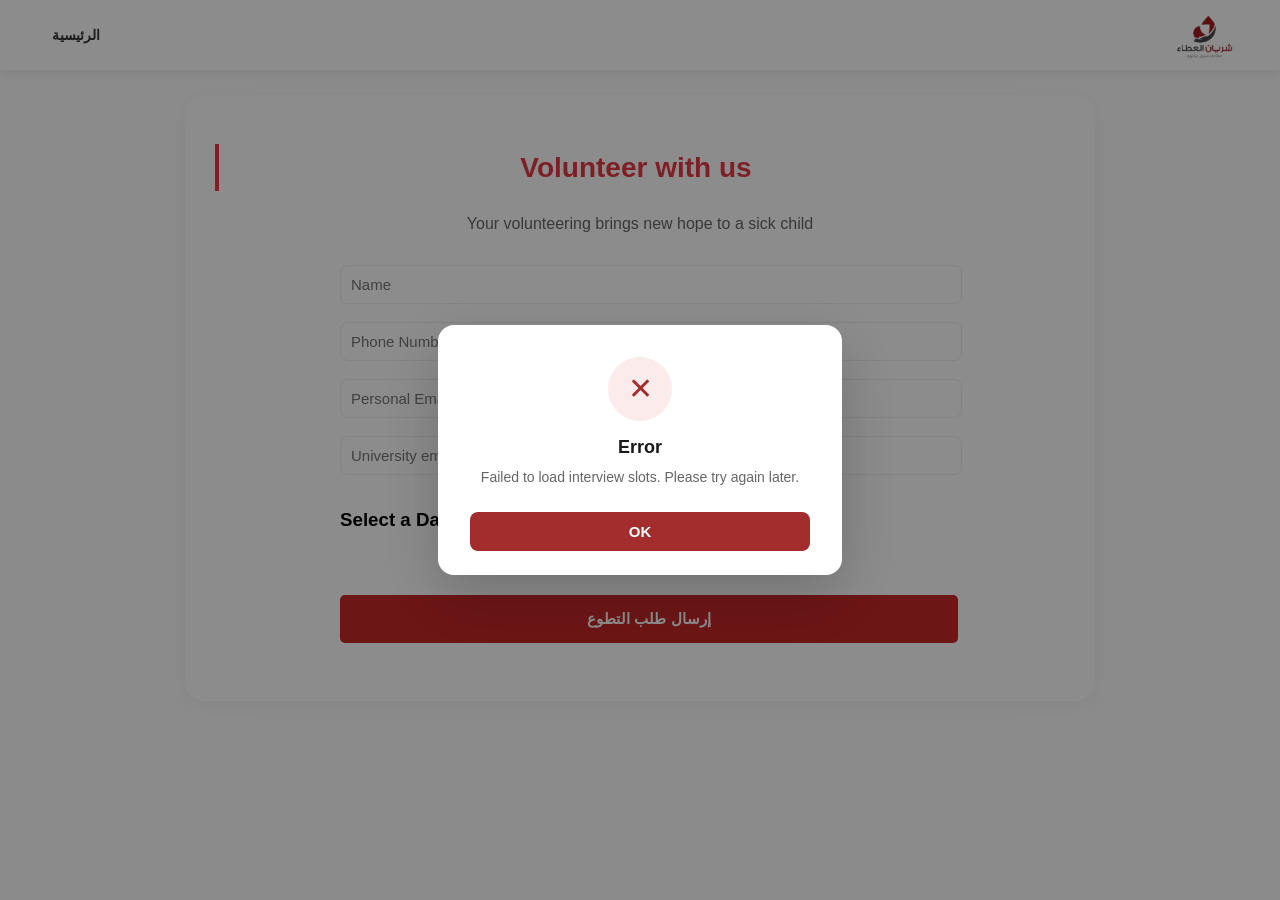
<file: src/main/resources/static/volunteer.html>
<!doctype html>
<html lang="en" dir="ltr">
  <head>
    <meta charset="UTF-8" />
    <title>شريان العطاء - تطوع معنا</title>
    <link rel="stylesheet" href="CSS/style.css" />
    <style>
      .calendar-grid,
      .time-slots {
        display: grid;
        grid-template-columns: repeat(auto-fill, minmax(96px, 1fr));
        gap: 10px;
        margin-top: 10px;
        margin-bottom: 20px;
        width: 103%;
      }
      .item-box {
        padding: 8px;
        border: 1px solid #ddd;
        text-align: center;
        cursor: pointer;
        border-radius: 8px;
        transition: all 0.3s ease;
        font-size: 14px;
      }
      .available {
        background-color: #e8f5e9;
        color: #2e7d32;
        border-color: #a5d6a7;
      }
      .disabled {
        background-color: #f5f5f5;
        color: #9e9e9e;
        cursor: not-allowed;
        opacity: 0.6;
      }
      .selected {
        background-color: #c62828 !important;
        color: white !important;
        border-color: #b71c1c;
        transform: scale(1.05);
      }
      .hidden {
        display: none;
      }
      .alert-overlay {
        position: fixed;
        inset: 0;
        background: rgba(0, 0, 0, 0.45);
        display: flex;
        align-items: center;
        justify-content: center;
        z-index: 9999;
        opacity: 0;
        transition: opacity 0.25s;
        pointer-events: none;
      }
      .alert-overlay.show {
        opacity: 1;
        pointer-events: all;
      }
      .alert-box {
        background: white;
        border-radius: 16px;
        padding: 2rem 2rem 1.5rem;
        width: 90%;
        max-width: 340px;
        text-align: center;
        box-shadow: 0 20px 60px rgba(0, 0, 0, 0.2);
        transform: scale(0.85);
        transition: transform 0.25s;
      }
      .alert-overlay.show .alert-box {
        transform: scale(1);
      }

      .alert-icon {
        width: 64px;
        height: 64px;
        border-radius: 50%;
        display: flex;
        align-items: center;
        justify-content: center;
        margin: 0 auto 1rem;
        font-size: 30px;
      }
      .alert-icon.success {
        background: #eaf3de;
        color: #3b6d11;
      }
      .alert-icon.error {
        background: #fcebeb;
        color: #a32d2d;
      }

      .alert-title {
        font-size: 18px;
        font-weight: bold;
        margin-bottom: 8px;
        color: #1a1a1a;
      }
      .alert-message {
        font-size: 14px;
        color: #666;
        margin-bottom: 1.5rem;
        line-height: 1.6;
      }
      .alert-btn {
        width: 100%;
        padding: 11px;
        border: none;
        border-radius: 8px;
        font-size: 15px;
        font-weight: bold;
        cursor: pointer;
        transition: opacity 0.2s;
        color: white;
      }
      .alert-btn:hover {
        opacity: 0.85;
      }
      .alert-btn.success {
        background: #c62828;
      }
      .alert-btn.error {
        background: #a32d2d;
      }
    </style>
  </head>
  <body style="direction: ltr">
    <nav class="navbar" style="direction: rtl">
      <div class="logo-container">
        <img src="Images/logo.jpg" style="height: 50px" alt="Logo" />
        <!-- <h1 class="hadeer">Shريان العطاء</h1> 
          <span class="heart-icon">❤️</span> -->
      </div>
      <a href="index.html" class="nav-item">الرئيسية</a>
    </nav>

    <div class="content-box">
      <h1 style="text-align: center">Volunteer with us</h1>

      <p style="text-align: center; color: #666">
        Your volunteering brings new hope to a sick child
      </p>

      <form id="volunteerForm" style="max-width: 600px; margin: 20px auto">
        <input
          type="text"
          id="userName"
          placeholder="Name"
          required
          style="
            width: 100%;
            padding: 10px;
            margin-bottom: 10px;
            direction: ltr;
          "
        />
        <input
          type="tel"
          id="phoneNumber"
          placeholder="Phone Number"
          required
          style="
            width: 100%;
            padding: 10px;
            margin-bottom: 10px;
            direction: ltr;
          "
        />
        <input
          type="email"
          id="personalEmail"
          placeholder="Personal Email"
          required
          style="
            width: 100%;
            padding: 10px;
            margin-bottom: 10px;
            direction: ltr;
          "
        />
        <!-- <input
          type="text"
          id="userYear"
          placeholder="السنة الدراسية"
          required
          style="width: 100%; padding: 10px; margin-bottom: 10px"
        /> -->
        <input
          type="email"
          id="userEmail"
          placeholder="University email"
          required
          style="
            width: 100%;
            padding: 10px;
            margin-bottom: 10px;
            direction: ltr;
          "
        />

        <!-- <h3>1. اختر الشهر</h3>
        <div id="monthPicker" class="calendar-grid"></div>

        <div id="daySection" class="hidden"> -->
        <div>
          <h3 style="text-align: left">Select a Date</h3>
        </div>
        <div id="slotsContainer" class="time-slots"></div>
        <!-- <div id="dayPicker" class="calendar-grid"></div> -->
        <!-- </div>

        <div id="timeSection" class="hidden">
          <h3>3. اختر موعد المقابلة</h3>
          <div id="timePicker" class="time-slots"></div>
        </div> -->

        <button
          type="submit"
          class="btn-submit-step"
          style="
            margin-top: 20px;
            width: 103%;
            padding: 15px;
            background: #c62828;
            color: white;
            border: none;
            border-radius: 5px;
            cursor: pointer;
          "
        >
          إرسال طلب التطوع
        </button>
      </form>
    </div>
    <div class="alert-overlay" id="alertOverlay">
      <div class="alert-box">
        <div class="alert-icon" id="alertIcon"></div>
        <div class="alert-title" id="alertTitle"></div>
        <div class="alert-message" id="alertMessage"></div>
        <button class="alert-btn" id="alertBtn" onclick="closeAlert()"></button>
      </div>
    </div>
    <script>
      let selectedSlot = null;
      let alertCallback = null;
      let alertShouldRedirect = false;

      function showAlert(type, title, message, btnText, callback) {
        document.getElementById("alertIcon").className = "alert-icon " + type;
        document.getElementById("alertIcon").textContent =
          type === "success" ? "✓" : "✕";
        document.getElementById("alertTitle").textContent = title;
        document.getElementById("alertMessage").textContent = message;
        document.getElementById("alertBtn").textContent = btnText;
        document.getElementById("alertBtn").className = "alert-btn " + type;

        alertCallback = callback || null;
        document.getElementById("alertOverlay").classList.add("show");
      }

      function closeAlert() {
        document.getElementById("alertOverlay").classList.remove("show");
        if (alertCallback) {
          alertCallback();
          alertCallback = null;
        }
      }
      function convertTo12Hour(timeStr) {
        let [hours, minutes] = timeStr.split(":");

        hours = parseInt(hours, 10);

        const period = hours >= 12 ? "PM" : "AM";

        hours = hours % 12;
        if (hours === 0) hours = 12;

        return `${hours}:${minutes} ${period}`;
      }
      function formatDateDMY(dateStr) {
        const [year, month, day] = dateStr.split("-");

        return `${day}-${month}-${year}`;
      }
      async function loadSlots() {
        try {
          const response = await fetch(
            "http://localhost:9090/interviews/8/slots",
          );

          if (!response.ok) {
            throw new Error("Failed to fetch slots");
          }

          const data = await response.json();
          console.log("Slots:", data);

          const container = document.getElementById("slotsContainer");
          container.innerHTML = "";

          data.forEach((slot) => {
            const div = document.createElement("div");
            div.className = "item-box";

            if (slot.status === "AVAILABLE") {
              div.classList.add("available");

              div.onclick = () => selectSlot(div, slot);
            } else {
              div.classList.add("disabled");
            }

            div.innerHTML = `
              <div>${formatDateDMY(slot.date)}</div>
              <div style="direction:ltr">${convertTo12Hour(slot.time)}</div>
            `;

            container.appendChild(div);
          });
        } catch (error) {
          console.error("Error loading slots:", error);

          showAlert(
            "error",
            "Error",
            "Failed to load interview slots. Please try again later.",
            "OK",
          );
        }
      }

      function selectSlot(element, slot) {
        clearSelection("#slotsContainer .item-box");

        element.classList.add("selected");
        selectedSlot = slot;

        console.log("Selected slot:", selectedSlot);
      }

      function clearSelection(selector) {
        document
          .querySelectorAll(selector)
          .forEach((item) => item.classList.remove("selected"));
      }

      document.getElementById("volunteerForm").onsubmit = async function (e) {
        e.preventDefault();

        if (!selectedSlot) {
          showAlert(
            "error",
            "Error",
            "Please select an interview date first.",
            "OK",
          );
          return;
        }

        const name = document.getElementById("userName").value.trim();
        const email = document.getElementById("userEmail").value.trim();
        const personalEmail = document
          .getElementById("personalEmail")
          .value.trim();
        const phoneNumber = document.getElementById("phoneNumber").value.trim();

        console.log("Email sent:", email);

        const submitBtn = document.querySelector(".btn-submit-step");
        submitBtn.disabled = true;
        submitBtn.innerText = "Processing...";

        try {
          const createResponse = await fetch(
            "http://localhost:9090/create-volunteer",
            {
              method: "POST",
              headers: { "Content-Type": "application/json" },
              body: JSON.stringify({
                name: name,
                universityEmail: email,
                phone: phoneNumber,
                email: personalEmail,
              }),
            },
          );

          const text = await createResponse.text();

          let createResult;
          try {
            createResult = JSON.parse(text);
          } catch {
            createResult = text;
          }

          if (!createResponse.ok) {
            throw new Error(
              typeof createResult === "string"
                ? createResult
                : createResult.message || "Error creating volunteer",
            );
          }

          console.log("Volunteer created:", createResult.id);

          const chooseResponse = await fetch(
            `http://localhost:9090/volunteer/${createResult.id}/choose-slot/${selectedSlot.id}`,

            {
              method: "POST",
            },
          );

          if (!chooseResponse.ok) {
            throw new Error("Failed to book interview slot");
          }

          showAlert(
            "success",
            "Booked Successfully",
            "Your interview appointment has been booked successfully. Thank you for volunteering!",
            "Back to Home",
            () => {
              window.location.href = "index.html";
            },
          );
          document.getElementById("volunteerForm").reset();
          selectedSlot = null;
          clearSelection("#slotsContainer .item-box");
        } catch (error) {
          console.error("Error:", error);
          showAlert(
            "error",
            "Error",
            error.message || "An unexpected error occurred",
            "OK",
          );
        } finally {
          submitBtn.disabled = false;
          submitBtn.innerText = "Submit Application";
        }
      };

      window.onload = loadSlots;
      loadSlots();
    </script>
  </body>
</html>
</file>
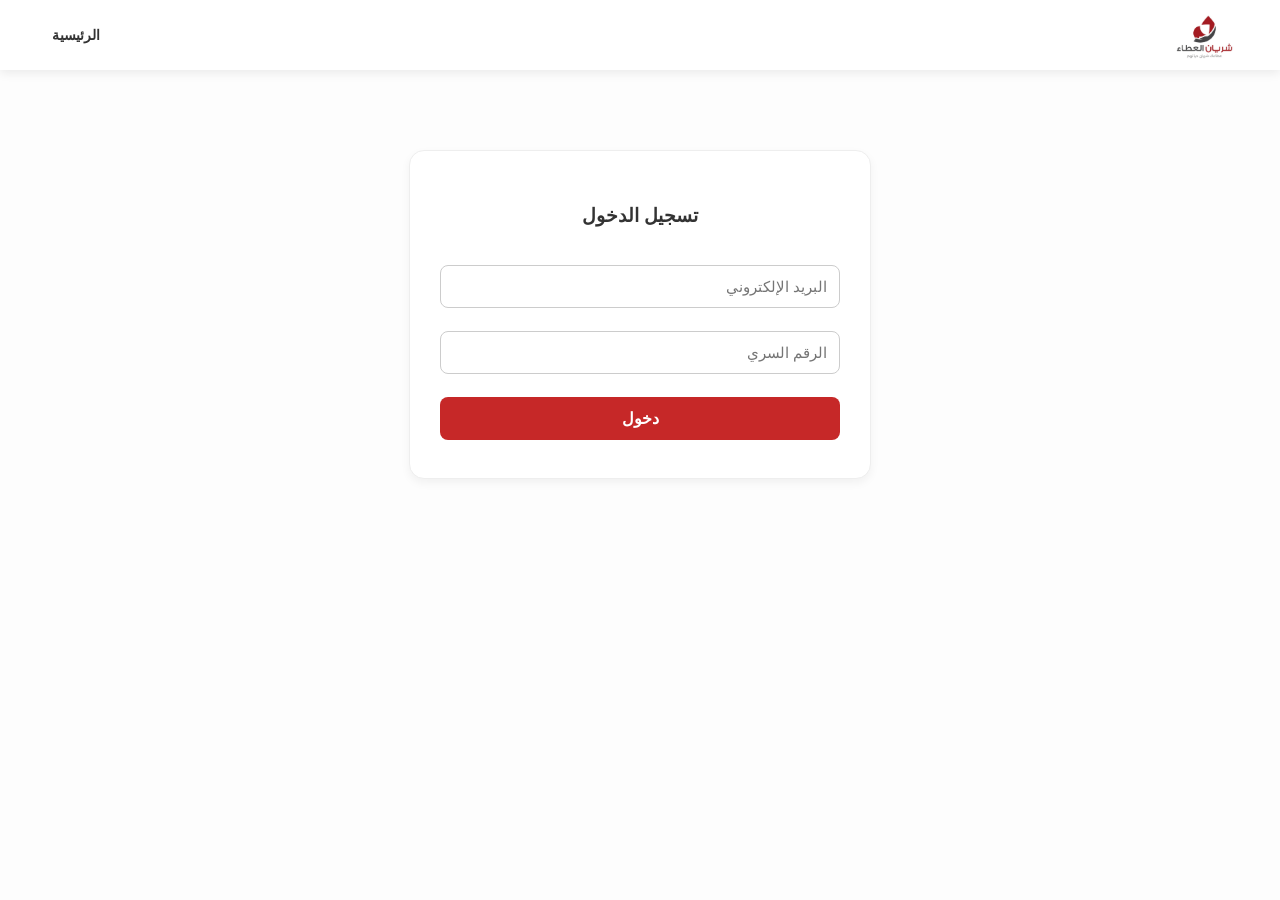
<file: src/main/resources/static/volunteers.html>
<!doctype html>
<html lang="en">
  <head>
    <meta charset="UTF-8" />
    <meta name="viewport" content="width=device-width, initial-scale=1.0" />
    <title>Volunteers — System</title>
    <link
      href="https://fonts.googleapis.com/css2?family=DM+Sans:wght@400;500;600&family=Space+Grotesk:wght@500;600;700&display=swap"
      rel="stylesheet"
    />
    <style>
      *,
      *::before,
      *::after {
        margin: 0;
        padding: 0;
        box-sizing: border-box;
      }

      :root {
        --sidebar-w: 230px;
        --bg: #fff0f5;
        --sidebar-bg: #2a1a2f;
        --sidebar-hover: #3a2340;
        --sidebar-active: #4a2d52;
        --accent: #e91e63;
        --accent2: #ff4da6;
        --accent3: #ff85c1;
        --text-main: #2a1a2f;
        --text-muted: #a07a8c;
        --card-bg: #ffffff;
        --border: #f3d6e4;
        --transition: all 0.2s ease;
      }

      body {
        font-family: "DM Sans", sans-serif;
        background: var(--bg);
        color: var(--text-main);
        min-height: 100vh;
        display: flex;
      }

      /* SIDEBAR */
      .sidebar {
        width: var(--sidebar-w);
        min-height: 100vh;
        background: var(--sidebar-bg);
        display: flex;
        flex-direction: column;
        position: fixed;
        left: 0;
        top: 0;
        bottom: 0;
        z-index: 100;
      }

      .sidebar-logo {
        padding: 24px 20px 20px;
        border-bottom: 1px solid rgba(255, 255, 255, 0.06);
      }

      .sidebar-logo h2 {
        font-family: "Space Grotesk", sans-serif;
        font-size: 18px;
        font-weight: 700;
        color: #fff;
        display: flex;
        align-items: center;
        gap: 10px;
      }

      .logo-icon {
        width: 32px;
        height: 32px;
        background: var(--accent);
        border-radius: 8px;
        display: flex;
        align-items: center;
        justify-content: center;
        font-size: 16px;
      }

      .sidebar-nav {
        flex: 1;
        padding: 16px 12px;
      }

      .nav-label {
        font-size: 10px;
        font-weight: 600;
        color: rgba(255, 255, 255, 0.3);
        letter-spacing: 1.2px;
        text-transform: uppercase;
        padding: 0 8px;
        margin-bottom: 8px;
        margin-top: 16px;
      }

      .nav-label:first-child {
        margin-top: 0;
      }

      .sidebar ul {
        list-style: none;
      }

      .sidebar li {
        display: flex;
        align-items: center;
        gap: 11px;
        padding: 10px 12px;
        border-radius: 8px;
        cursor: pointer;
        font-size: 14px;
        font-weight: 500;
        color: rgba(255, 255, 255, 0.55);
        transition: var(--transition);
        margin-bottom: 2px;
        position: relative;
      }

      .sidebar li:hover {
        background: var(--sidebar-hover);
        color: rgba(255, 255, 255, 0.85);
      }

      .sidebar li.active {
        background: var(--sidebar-active);
        color: #fff;
      }

      .sidebar li.active::before {
        content: "";
        position: absolute;
        left: 0;
        top: 50%;
        transform: translateY(-50%);
        width: 3px;
        height: 60%;
        background: var(--accent);
        border-radius: 0 3px 3px 0;
      }

      .nav-icon {
        width: 18px;
        height: 18px;
        flex-shrink: 0;
        opacity: 0.7;
      }

      .sidebar li.active .nav-icon,
      .sidebar li:hover .nav-icon {
        opacity: 1;
      }

      .sidebar-footer {
        padding: 16px 12px;
        border-top: 1px solid rgba(255, 255, 255, 0.06);
      }

      .user-info {
        display: flex;
        align-items: center;
        gap: 10px;
        padding: 8px;
        border-radius: 8px;
      }

      .avatar {
        width: 34px;
        height: 34px;
        border-radius: 50%;
        background: linear-gradient(135deg, #4f7ef8, #38c98a);
        display: flex;
        align-items: center;
        justify-content: center;
        font-size: 13px;
        font-weight: 600;
        color: white;
        flex-shrink: 0;
      }

      .user-name {
        font-size: 13px;
        font-weight: 500;
        color: rgba(255, 255, 255, 0.85);
      }

      .user-role {
        font-size: 11px;
        color: rgba(255, 255, 255, 0.35);
      }

      /* MAIN */
      .main {
        margin-left: var(--sidebar-w);
        flex: 1;
        padding: 32px 36px;
        min-height: 100vh;
      }

      .page-header {
        display: flex;
        align-items: center;
        justify-content: space-between;
        margin-bottom: 24px;
      }

      .page-header h1 {
        font-family: "Space Grotesk", sans-serif;
        font-size: 24px;
        font-weight: 600;
        color: var(--text-main);
      }

      .page-header p {
        font-size: 13px;
        color: var(--text-muted);
        margin-top: 3px;
      }

      /* STATS CARDS */
      .stats-row {
        display: grid;
        grid-template-columns: repeat(4, 1fr);
        gap: 14px;
        margin-bottom: 22px;
      }

      .stat-card {
        background: var(--card-bg);
        border-radius: 12px;
        border: 1px solid var(--border);
        padding: 16px 18px;
        animation: fadeUp 0.3s ease both;
      }

      .stat-card:nth-child(1) {
        animation-delay: 0.05s;
      }
      .stat-card:nth-child(2) {
        animation-delay: 0.1s;
      }
      .stat-card:nth-child(3) {
        animation-delay: 0.15s;
      }
      .stat-card:nth-child(4) {
        animation-delay: 0.2s;
      }

      .stat-label {
        font-size: 11px;
        font-weight: 600;
        color: var(--text-muted);
        text-transform: uppercase;
        letter-spacing: 0.5px;
        margin-bottom: 6px;
      }

      .stat-value {
        font-family: "Space Grotesk", sans-serif;
        font-size: 26px;
        font-weight: 700;
      }

      .stat-card.blue .stat-value {
        color: #ff4f8b;
      }
      .stat-card.green .stat-value {
        color: #ff6fa5;
      }
      .stat-card.orange .stat-value {
        color: #ff9ec2;
      }
      .stat-card.red .stat-value {
        color: #d6336c;
      }

      /* TOOLBAR */
      .toolbar {
        display: flex;
        align-items: center;
        gap: 12px;
        margin-bottom: 18px;
        flex-wrap: wrap;
      }

      .search-wrap {
        position: relative;
        flex: 1;
        min-width: 200px;
        max-width: 300px;
      }

      .search-wrap input {
        width: 100%;
        padding: 9px 12px 9px 36px;
        border: 1px solid var(--border);
        border-radius: 9px;
        font-size: 13px;
        font-family: "DM Sans", sans-serif;
        background: var(--card-bg);
        color: var(--text-main);
        outline: none;
        transition: border 0.2s;
      }

      .search-wrap input:focus {
        border-color: var(--accent);
      }

      .search-icon {
        position: absolute;
        left: 11px;
        top: 50%;
        transform: translateY(-50%);
        color: var(--text-muted);
        font-size: 14px;
        pointer-events: none;
      }

      .filter-select {
        padding: 9px 14px;
        border: 1px solid var(--border);
        border-radius: 9px;
        font-size: 13px;
        font-family: "DM Sans", sans-serif;
        background: var(--card-bg);
        color: var(--text-main);
        outline: none;
        cursor: pointer;
        transition: border 0.2s;
      }

      .filter-select:focus {
        border-color: var(--accent);
      }

      .count-badge {
        margin-left: auto;
        font-size: 12px;
        color: var(--text-muted);
        background: var(--card-bg);
        border: 1px solid var(--border);
        padding: 7px 14px;
        border-radius: 8px;
      }

      /* TABLE */
      .table-wrap {
        background: var(--card-bg);
        border-radius: 14px;
        border: 1px solid var(--border);
        overflow: hidden;
        animation: fadeUp 0.35s ease 0.2s both;
      }

      @keyframes fadeUp {
        from {
          opacity: 0;
          transform: translateY(10px);
        }
        to {
          opacity: 1;
          transform: translateY(0);
        }
      }

      table {
        width: 100%;
        border-collapse: collapse;
      }

      thead tr {
        background: #ffe4ec;
        border-bottom: 1px solid var(--border);
      }

      thead th {
        padding: 13px 16px;
        text-align: left;
        font-size: 11px;
        font-weight: 600;
        color: var(--text-muted);
        text-transform: uppercase;
        letter-spacing: 0.6px;
        cursor: pointer;
        user-select: none;
        white-space: nowrap;
      }

      thead th:hover {
        color: var(--text-main);
      }

      tbody tr {
        border-bottom: 1px solid var(--border);
        transition: background 0.15s;
      }

      tbody tr:last-child {
        border-bottom: none;
      }
      tbody tr:hover {
        background: #fff0f5;
      }

      td {
        padding: 13px 16px;
        font-size: 13px;
        color: var(--text-main);
        vertical-align: middle;
      }

      .vol-cell {
        display: flex;
        align-items: center;
        gap: 11px;
      }

      .vol-avatar {
        width: 36px;
        height: 36px;
        border-radius: 50%;
        display: flex;
        align-items: center;
        justify-content: center;
        font-size: 13px;
        font-weight: 600;
        color: white;
        flex-shrink: 0;
      }

      .vol-name {
        font-weight: 500;
        font-size: 13px;
        color: var(--text-main);
      }
      .vol-email {
        font-size: 11px;
        color: var(--text-muted);
      }

      .status-badge {
        font-size: 11px;
        font-weight: 500;
        padding: 3px 10px;
        border-radius: 20px;
        display: inline-block;
      }

      .status-APPROVED {
        background: #e8f8ef;
        color: #1e7e4a;
      }
      .status-PENDING {
        background: #fff8e1;
        color: #c67c00;
      }
      .status-REJECTED {
        background: #fdecea;
        color: #c0392b;
      }
      .status-ASSIGNED {
        background: #eef2ff;
        color: #4f7ef8;
      }

      .action-btns {
        display: flex;
        gap: 6px;
        flex-wrap: wrap;
      }

      .btn-edit,
      .btn-del,
      .btn-assign {
        border: none;
        border-radius: 7px;
        padding: 5px 11px;
        font-size: 12px;
        font-weight: 500;
        cursor: pointer;
        font-family: "DM Sans", sans-serif;
        transition: var(--transition);
      }

      .btn-edit {
        background: #ffe4ec;
        color: #ff4f8b;
      }
      .btn-edit:hover {
        background: #ffd6e4;
      }
      .btn-del {
        background: #fdecea;
        color: #c0392b;
      }
      .btn-del:hover {
        background: #fbd5d2;
      }
      .btn-assign {
        background: #eef2ff;
        color: #4f7ef8;
      }
      .btn-assign:hover {
        background: #dde5ff;
      }
      .btn-assign:disabled {
        opacity: 0.5;
        cursor: not-allowed;
      }

      .empty-state {
        text-align: center;
        padding: 60px 20px;
        color: var(--text-muted);
        font-size: 14px;
      }
      .empty-state div {
        font-size: 32px;
        margin-bottom: 12px;
      }

      /* MODAL */
      .modal-overlay {
        display: none;
        position: fixed;
        inset: 0;
        background: rgba(0, 0, 0, 0.35);
        z-index: 200;
        align-items: center;
        justify-content: center;
      }

      .modal-overlay.open {
        display: flex;
      }

      .modal {
        background: var(--card-bg);
        border-radius: 16px;
        padding: 28px;
        width: 460px;
        max-width: 95vw;
        animation: fadeUp 0.25s ease;
      }

      .modal-title {
        font-family: "Space Grotesk", sans-serif;
        font-size: 17px;
        font-weight: 600;
        margin-bottom: 20px;
        display: flex;
        align-items: center;
        justify-content: space-between;
      }

      .modal-close {
        background: none;
        border: none;
        font-size: 20px;
        cursor: pointer;
        color: var(--text-muted);
        line-height: 1;
      }

      .form-row {
        display: grid;
        grid-template-columns: 1fr 1fr;
        gap: 14px;
        margin-bottom: 14px;
      }

      .form-row.full {
        grid-template-columns: 1fr;
      }

      .form-group {
        display: flex;
        flex-direction: column;
        gap: 5px;
      }

      .form-group label {
        font-size: 12px;
        font-weight: 500;
        color: var(--text-muted);
        text-transform: uppercase;
        letter-spacing: 0.4px;
      }

      .form-group input,
      .form-group select {
        padding: 9px 12px;
        border: 1px solid var(--border);
        border-radius: 9px;
        font-size: 13px;
        font-family: "DM Sans", sans-serif;
        color: var(--text-main);
        background: var(--card-bg);
        outline: none;
        transition: border 0.2s;
      }

      .form-group input:focus,
      .form-group select:focus {
        border-color: var(--accent);
      }

      .modal-footer {
        display: flex;
        gap: 10px;
        justify-content: flex-end;
        margin-top: 20px;
      }

      .btn-cancel {
        padding: 9px 18px;
        border: 1px solid var(--border);
        border-radius: 9px;
        background: none;
        font-size: 13px;
        font-family: "DM Sans", sans-serif;
        cursor: pointer;
        color: var(--text-muted);
        transition: var(--transition);
      }

      .btn-cancel:hover {
        background: var(--bg);
      }

      .btn-save {
        padding: 9px 20px;
        border: none;
        border-radius: 9px;
        background: var(--accent2);
        color: white;
        font-size: 13px;
        font-weight: 500;
        font-family: "DM Sans", sans-serif;
        cursor: pointer;
        transition: var(--transition);
      }

      .btn-save:hover {
        background: #e84379;
      }
      .btn-save:disabled {
        opacity: 0.6;
        cursor: not-allowed;
      }

      /* Toast */
      .toast {
        position: fixed;
        bottom: 24px;
        right: 24px;
        background: #1e1e2e;
        color: white;
        padding: 12px 20px;
        border-radius: 10px;
        font-size: 13px;
        font-weight: 500;
        z-index: 999;
        animation: toastIn 0.3s ease;
        box-shadow: 0 8px 30px rgba(0, 0, 0, 0.25);
        max-width: 320px;
      }
      @keyframes toastIn {
        from {
          opacity: 0;
          transform: translateY(10px);
        }
        to {
          opacity: 1;
          transform: translateY(0);
        }
      }
    </style>
  </head>
  <body>
    <!-- SIDEBAR -->
    <div class="sidebar">
      <div class="sidebar-logo">
        <h2>
          <div class="logo-icon">⚡</div>
          System
        </h2>
      </div>
      <nav class="sidebar-nav">
        <div class="nav-label">Main</div>
        <ul>
          <li onclick="go('hrAdmin.html')">
            <svg class="nav-icon" viewBox="0 0 20 20" fill="currentColor">
              <path
                d="M2 10.5a1.5 1.5 0 113 0v6a1.5 1.5 0 01-3 0v-6zM6 10.333v5.43a2 2 0 001.106 1.79l.05.025A4 4 0 008.943 18h5.416a2 2 0 001.962-1.608l1.2-6A2 2 0 0015.56 8H12V4a2 2 0 00-2-2 1 1 0 00-1 1v.667a4 4 0 01-.8 2.4L6.8 7.933a4 4 0 00-.8 2.4z"
              />
            </svg>
            Dashboard
          </li>
        </ul>
        <div class="nav-label">Management</div>
        <ul>
          <li onclick="go('staff.html')">
            <svg class="nav-icon" viewBox="0 0 20 20" fill="currentColor">
              <path
                d="M9 6a3 3 0 11-6 0 3 3 0 016 0zM17 6a3 3 0 11-6 0 3 3 0 016 0zM12.93 17c.046-.327.07-.66.07-1a6.97 6.97 0 00-1.5-4.33A5 5 0 0119 16v1h-6.07zM6 11a5 5 0 015 5v1H1v-1a5 5 0 015-5z"
              />
            </svg>
            Staff
          </li>
          <li class="active" onclick="go('volunteers.html')">
            <svg class="nav-icon" viewBox="0 0 20 20" fill="currentColor">
              <path
                fill-rule="evenodd"
                d="M3.172 5.172a4 4 0 015.656 0L10 6.343l1.172-1.171a4 4 0 115.656 5.656L10 17.657l-6.828-6.829a4 4 0 010-5.656z"
                clip-rule="evenodd"
              />
            </svg>
            Volunteers
          </li>
          <li onclick="go('interview.html')">
            <svg class="nav-icon" viewBox="0 0 20 20" fill="currentColor">
              <path
                fill-rule="evenodd"
                d="M18 10c0 3.866-3.582 7-8 7a8.841 8.841 0 01-4.083-.98L2 17l1.338-3.123C2.493 12.767 2 11.434 2 10c0-3.866 3.582-7 8-7s8 3.134 8 7zM7 9H5v2h2V9zm8 0h-2v2h2V9zM9 9h2v2H9V9z"
                clip-rule="evenodd"
              />
            </svg>
            Interview
          </li>
        </ul>
      </nav>
      <div class="sidebar-footer">
        <div class="user-info">
          <div class="avatar">A</div>
          <div>
            <div class="user-name">Admin</div>
            <div class="user-role">System Manager</div>
          </div>
        </div>
      </div>
    </div>

    <!-- MAIN CONTENT -->
    <div class="main">
      <div class="page-header">
        <div>
          <h1>Volunteers</h1>
          <p>Manage and track all volunteer applications</p>
        </div>
        <!-- No "Add Volunteer" button -->
      </div>

      <!-- STATISTICS CARDS -->
      <div class="stats-row">
        <div class="stat-card blue">
          <div class="stat-label">Total</div>
          <div class="stat-value" id="st-total">0</div>
        </div>
        <div class="stat-card green">
          <div class="stat-label">Approved</div>
          <div class="stat-value" id="st-approved">0</div>
        </div>
        <div class="stat-card orange">
          <div class="stat-label">Pending</div>
          <div class="stat-value" id="st-pending">0</div>
        </div>
        <div class="stat-card red">
          <div class="stat-label">Rejected</div>
          <div class="stat-value" id="st-rejected">0</div>
        </div>
      </div>

      <!-- TOOLBAR -->
      <div class="toolbar">
        <div class="search-wrap">
          <span class="search-icon">🔍</span>
          <input
            type="text"
            id="search-input"
            placeholder="Search name, email, phone..."
            oninput="renderTable()"
          />
        </div>
        <select
          class="filter-select"
          id="filter-status"
          onchange="renderTable()"
        >
          <option value="">All Status</option>
          <option value="APPROVED">Approved</option>
          <option value="PENDING">Pending</option>
          <option value="REJECTED">Rejected</option>
          <option value="ASSIGNED">Assigned</option>
        </select>
        <div class="count-badge" id="count-badge">0 volunteers</div>
      </div>

      <!-- TABLE -->
      <div class="table-wrap">
        <table>
          <thead>
            <tr>
              <th onclick="sortBy('name')">Name ↕</th>
              <th onclick="sortBy('universityEmail')">University Email ↕</th>
              <th onclick="sortBy('phone')">Phone ↕</th>
              <th onclick="sortBy('status')">Status ↕</th>
              <th>Action</th>
            </tr>
          </thead>
          <tbody id="vol-tbody"></tbody>
        </table>
        <div class="empty-state" id="empty-state" style="display: none">
          <div>🙋</div>
          No volunteers found
        </div>
      </div>
    </div>

    <!-- ASSIGN MODAL -->
    <div
      class="modal-overlay"
      id="assign-modal"
      onclick="closeAssignOutside(event)"
    >
      <div class="modal">
        <div class="modal-title">
          <span>Assign Volunteer to HR</span>
          <button class="modal-close" onclick="closeAssignModal()">
            &times;
          </button>
        </div>
        <div class="form-row full">
          <div class="form-group">
            <label>Select Target HR Member</label>
            <select id="target-hr-select">
              <option value="" disabled selected>Choose HR member…</option>
            </select>
          </div>
        </div>
        <div class="modal-footer">
          <button class="btn-cancel" onclick="closeAssignModal()">
            Cancel
          </button>
          <button
            class="btn-save"
            id="btn-assign-save"
            onclick="confirmAssign()"
          >
            Assign
          </button>
        </div>
      </div>
    </div>

    <!-- EDIT MODAL -->
    <div
      class="modal-overlay"
      id="modal-overlay"
      onclick="closeModalOutside(event)"
    >
      <div class="modal">
        <div class="modal-title">
          <span id="modal-title-text">Edit Volunteer</span>
          <button class="modal-close" onclick="closeModal()">&times;</button>
        </div>
        <div class="form-row">
          <div class="form-group">
            <label>First Name</label>
            <input type="text" id="f-fname" placeholder="Sara" />
          </div>
          <div class="form-group">
            <label>Last Name</label>
            <input type="text" id="f-lname" placeholder="Ahmed" />
          </div>
        </div>
        <div class="form-row">
          <div class="form-group">
            <label>Email</label>
            <input type="email" id="f-email" placeholder="sara@example.com" />
          </div>
          <div class="form-group">
            <label>University Email</label>
            <input type="email" id="f-uni-email" placeholder="sara@uni.edu" />
          </div>
        </div>
        <div class="form-row">
          <div class="form-group">
            <label>Phone</label>
            <input type="text" id="f-phone" placeholder="+20 1xx xxx xxxx" />
          </div>
          <div class="form-group">
            <label>Status</label>
            <select id="f-status">
              <option value="PENDING">Pending</option>
              <option value="APPROVED">Approved</option>
              <option value="REJECTED">Rejected</option>
            </select>
          </div>
        </div>
        <div class="modal-footer">
          <button class="btn-cancel" onclick="closeModal()">Cancel</button>
          <button class="btn-save" id="btn-edit-save" onclick="saveVolunteer()">
            Save
          </button>
        </div>
      </div>
    </div>

    <script>
      (function () {
        const BASE = "http://localhost:9090";

        // ── Auth ──
        let hrId = null;
        const stored = localStorage.getItem("user");
        if (stored) {
          try {
            const user = JSON.parse(stored);
            if (user.role !== "HR_ADMIN") {
              window.location.href = "login.html";
              return;
            }
            hrId = user.id;
          } catch (e) {
            window.location.href = "login.html";
            return;
          }
        } else {
          window.location.href = "login.html";
          return;
        }

        window.go = (page) => (window.location.href = page);

        // ── State ──
        const COLORS = [
          "#4f7ef8",
          "#38c98a",
          "#f5a623",
          "#e74c3c",
          "#a78bfa",
          "#0ea5e9",
          "#f43f5e",
          "#10b981",
        ];
        let volunteersData = [];
        let hrMembers = []; // for assign dropdown
        let editingId = null;
        let assigningVolId = null;
        let sortKey = null;
        let sortAsc = true;

        // ── Helpers ──
        function getInitials(name) {
          if (!name) return "?";
          return name
            .split(" ")
            .map((w) => w[0])
            .join("")
            .slice(0, 2)
            .toUpperCase();
        }
        function getColor(name) {
          if (!name) return COLORS[0];
          let hash = 0;
          for (let c of name) hash = c.charCodeAt(0) + ((hash << 5) - hash);
          return COLORS[Math.abs(hash) % COLORS.length];
        }
        function showToast(msg) {
          const t = document.createElement("div");
          t.className = "toast";
          t.textContent = msg;
          document.body.appendChild(t);
          setTimeout(() => t.remove(), 3200);
        }

        // ── Stats ──
        function updateStats() {
          document.getElementById("st-total").textContent =
            volunteersData.length;
          document.getElementById("st-approved").textContent =
            volunteersData.filter((v) => v.status === "APPROVED").length;
          document.getElementById("st-pending").textContent =
            volunteersData.filter((v) => v.status === "PENDING").length;
          document.getElementById("st-rejected").textContent =
            volunteersData.filter((v) => v.status === "REJECTED").length;
        }

        // ── Filter + Sort ──
        function getFiltered() {
          const q = document.getElementById("search-input").value.toLowerCase();
          const status = document.getElementById("filter-status").value;

          let list = volunteersData.filter((v) => {
            const matchQ =
              !q ||
              (v.name && v.name.toLowerCase().includes(q)) ||
              (v.universityEmail &&
                v.universityEmail.toLowerCase().includes(q)) ||
              (v.email && v.email.toLowerCase().includes(q)) ||
              (v.phone && v.phone.toLowerCase().includes(q));
            const matchStatus = !status || v.status === status;
            return matchQ && matchStatus;
          });

          if (sortKey) {
            list.sort((a, b) => {
              const av = a[sortKey] || "",
                bv = b[sortKey] || "";
              return sortAsc
                ? av.toString().localeCompare(bv.toString())
                : bv.toString().localeCompare(av.toString());
            });
          }
          return list;
        }

        // ── Render Table ──
        function renderTable() {
          const list = getFiltered();
          const tbody = document.getElementById("vol-tbody");
          const empty = document.getElementById("empty-state");
          document.getElementById("count-badge").textContent =
            `${list.length} volunteer${list.length !== 1 ? "s" : ""}`;
          updateStats();

          if (!list.length) {
            tbody.innerHTML = "";
            empty.style.display = "block";
            return;
          }
          empty.style.display = "none";

          tbody.innerHTML = list
            .map(
              (v) => `
            <tr>
              <td>
                <div class="vol-cell">
                  <div class="vol-avatar" style="background:${getColor(v.name)}">${getInitials(v.name)}</div>
                  <div>
                    <div class="vol-name">${v.name || "-"}</div>
                  </div>
                </div>
              </td>
              <td style="color:var(--text-muted);font-size:12px;">${v.universityEmail || v.email || "-"}</td>
              <td style="color:var(--text-muted);font-size:12px;">${v.phone || v.phoneNumber || "-"}</td>
              <td><span class="status-badge status-${v.status || "PENDING"}">${v.status || "PENDING"}</span></td>
              <td>
                <div class="action-btns">
                
                  <button class="btn-assign" onclick="openAssignModal(${v.id})">Assign</button>
              
                </div>
              </td>
            </tr>
          `,
            )
            .join("");
        }

        window.renderTable = renderTable;

        window.sortBy = function (key) {
          if (sortKey === key) sortAsc = !sortAsc;
          else {
            sortKey = key;
            sortAsc = true;
          }
          renderTable();
        };

        // ── Fetch Volunteers ──
        // GET /pending-volunteers?hrId={hrId}
        async function fetchVolunteers() {
          try {
            const res = await fetch(`${BASE}/pending-volunteers?hrId=${hrId}`);
            if (!res.ok) throw new Error(`HTTP ${res.status}`);
            volunteersData = await res.json();
            renderTable();
          } catch (e) {
            showToast("❌ Could not load volunteers: " + e.message);
          }
        }

        // ── Fetch HR Members (for assign dropdown) ──
        // GET /hr/staff-departments  → gives roles, but we need HR members list
        // Using GET /staff?hrId={hrId} to get all HR staff as potential targets
        async function fetchHrMembers() {
          try {
            const res = await fetch(`${BASE}/staff?hrId=${hrId}`);
            if (!res.ok) throw new Error(`HTTP ${res.status}`);
            hrMembers = await res.json();
          } catch (e) {
            console.warn("Could not load HR members:", e.message);
            hrMembers = [];
          }
        }

        // ── Delete Volunteer ──
        // DELETE /volunteers/{id}?hrId={hrId}
        window.deleteVolunteer = async function (id) {
          if (!confirm("Delete this volunteer?")) return;
          try {
            const res = await fetch(`${BASE}/volunteers/${id}?hrId=${hrId}`, {
              method: "DELETE",
            });
            if (!res.ok)
              throw new Error((await res.text()) || `HTTP ${res.status}`);
            volunteersData = volunteersData.filter((v) => v.id !== id);
            renderTable();
            showToast("🗑️ Volunteer deleted");
          } catch (e) {
            showToast("❌ " + e.message);
          }
        };

        // ── Edit Volunteer ──
        window.editVolunteer = function (id) {
          editingId = id;
          const v = volunteersData.find((x) => x.id === id);
          if (!v) return;
          const parts = (v.name || "").split(" ");
          document.getElementById("f-fname").value = parts[0] || "";
          document.getElementById("f-lname").value =
            parts.slice(1).join(" ") || "";
          document.getElementById("f-email").value = v.email || "";
          document.getElementById("f-uni-email").value =
            v.universityEmail || "";
          document.getElementById("f-phone").value =
            v.phone || v.phoneNumber || "";
          document.getElementById("f-status").value = v.status || "PENDING";
          document.getElementById("modal-title-text").textContent =
            "Edit Volunteer";
          const btn = document.getElementById("btn-edit-save");
          btn.disabled = false;
          btn.textContent = "Save";
          document.getElementById("modal-overlay").classList.add("open");
        };

        window.closeModal = function () {
          document.getElementById("modal-overlay").classList.remove("open");
          editingId = null;
        };

        window.closeModalOutside = function (e) {
          if (e.target.id === "modal-overlay") window.closeModal();
        };

        // PUT /volunteers/{id}?hrId={hrId}
        window.saveVolunteer = async function () {
          const fname = document.getElementById("f-fname").value.trim();
          const lname = document.getElementById("f-lname").value.trim();
          const email = document.getElementById("f-email").value.trim();
          const uniEmail = document.getElementById("f-uni-email").value.trim();
          const phone = document.getElementById("f-phone").value.trim();
          const status = document.getElementById("f-status").value;

          if (!fname || !email) {
            showToast("⚠️ Name and email are required");
            return;
          }

          const payload = {
            name: `${fname} ${lname}`.trim(),
            email,
            universityEmail: uniEmail,
            phone,
            status,
          };

          const btn = document.getElementById("btn-edit-save");
          btn.disabled = true;
          btn.textContent = "Saving…";

          try {
            const res = await fetch(
              `${BASE}/volunteers/${editingId}?hrId=${hrId}`,
              {
                method: "PUT",
                headers: { "Content-Type": "application/json" },
                body: JSON.stringify(payload),
              },
            );
            if (!res.ok)
              throw new Error((await res.text()) || `HTTP ${res.status}`);
            showToast("✅ Volunteer updated");
            window.closeModal();
            await fetchVolunteers();
          } catch (e) {
            showToast("❌ " + e.message);
          } finally {
            btn.disabled = false;
            btn.textContent = "Save";
          }
        };

        // ── Assign Modal ──
        window.openAssignModal = async function (volId) {
          assigningVolId = volId;
          // Reload HR members fresh
          await fetchHrMembers();

          const sel = document.getElementById("target-hr-select");
          sel.innerHTML = `<option>Loading...</option>`;

          const hrMembers = await getHrMembers();

          sel.innerHTML = `<option value="" disabled selected>Choose HR member…</option>`;
          hrMembers.forEach((hr) => {
            sel.appendChild(
              new Option(
                `${hr.name} (${hr.role || hr.department || ""})`,
                hr.id,
              ),
            );
          });

          const btn = document.getElementById("btn-assign-save");
          btn.disabled = false;
          btn.textContent = "Assign";
          document.getElementById("assign-modal").classList.add("open");
        };

        async function getHrMembers() {
          try {
            const res = await fetch(`${BASE}/hr-members`);
            if (!res.ok) throw new Error(`HTTP ${res.status}`);
            return await res.json();
          } catch (e) {
            console.warn("Could not load HR members:", e.message);
            return [];
          }
        }
        window.closeAssignModal = function () {
          document.getElementById("assign-modal").classList.remove("open");
          assigningVolId = null;
        };

        window.closeAssignOutside = function (e) {
          if (e.target.id === "assign-modal") window.closeAssignModal();
        };

        // POST /assign-volunteer   body: { assignerHrId, volunteerId, targetHrId }
        window.confirmAssign = async function () {
          const targetHrId = parseInt(
            document.getElementById("target-hr-select").value,
          );
          if (!targetHrId) {
            showToast("⚠️ Please select an HR member");
            return;
          }

          const btn = document.getElementById("btn-assign-save");
          btn.disabled = true;
          btn.textContent = "Assigning…";

          try {
            const res = await fetch(`${BASE}/assign-volunteer`, {
              method: "POST",
              headers: { "Content-Type": "application/json" },
              body: JSON.stringify({
                assignerHrId: hrId,
                volunteerId: assigningVolId,
                targetHrId: targetHrId,
              }),
            });
            if (!res.ok)
              throw new Error((await res.text()) || `HTTP ${res.status}`);
            showToast("✅ Volunteer assigned successfully");
            window.closeAssignModal();
            await fetchVolunteers();
          } catch (e) {
            showToast("❌ " + e.message);
          } finally {
            btn.disabled = false;
            btn.textContent = "Assign";
          }
        };

        // ── Init ──
        fetchVolunteers();
        fetchHrMembers();
      })();
    </script>
  </body>
</html>
</file>
<file: src/main/resources/static/CSS/style.css>
body {
  font-family: "Segoe UI", Tahoma, sans-serif;
  margin: 0;
  direction: rtl;
  text-align: right;
  background: #fdfdfd;
}
.navbar {
  display: flex;
  justify-content: space-between;
  align-items: center;
  padding: 10px 40px; 
  background: #fff;
  box-shadow: 0 3px 10px rgba(0, 0, 0, 0.08);
  position: sticky;
  top: 0;
  z-index: 1000;
}
.logo-container {
  display: flex;
  align-items: center;
  gap: 8px;
}
.main-logo-text {
  font-size: 26px; 
  font-weight: 900;
  color: #e63946;
}
.heart-icon {
  font-size: 28px;
  animation: beat 0.8s infinite alternate;
  display: inline-block;
  filter: drop-shadow(0 0 2px white) drop-shadow(0 0 2px white) drop-shadow(0 0 2px white);
}
@keyframes beat {
  to { transform: scale(1.15); }
}
.nav-links {
  list-style: none;
  display: flex;
  gap: 15px;
  align-items: center;
}
.nav-item {
  text-decoration: none;
  color: #333;
  font-weight: 600;
  padding: 8px 12px;
  border-radius: 25px;
  border: none;
  background: none;
  cursor: pointer;
  font-size: 14px; 
  transition: 0.3s;
}
.btn-v { background: #f1f1f1; }
.btn-l { background: #1d3557; color: white !important; }
.btn-donate-main {
  background: linear-gradient(45deg, #e63946, #b91c1c);
  color: white;
  border: none;
  padding: 12px 30px; 
  border-radius: 40px;
  font-size: 18px; 
  font-weight: bold;
  cursor: pointer;
  box-shadow: 0 4px 12px rgba(230, 57, 70, 0.3);
  transition: 0.3s;
  text-decoration: none;
}
.btn-donate-main:hover { transform: scale(1.05); }
.hero {
  height: 35vh; 
  background: linear-gradient(rgba(0, 0, 0, 0.5), rgba(0, 0, 0, 0.5)), url("../Images/home-hero.jpg");
  background-size: cover;
  background-position: center;
  display: flex;
  align-items: center;
  justify-content: center;
  color: white;
  text-align: center;
}
.sub-nav {
  display: flex;
  justify-content: center;
  gap: 30px;
  padding: 18px 40px;
  background: white;
  width: fit-content;
  margin: -25px auto 20px;
  border-radius: 80px;
  box-shadow: 0 8px 25px rgba(0, 0, 0, 0.1);
}
.sub-link {
  text-decoration: none;
  color: #1d3557;
  font-weight: bold;
  font-size: 16px;
}
.content-box {
  max-width: 850px; 
  margin: 25px auto;
  padding: 30px;
  background: white;
  border-radius: 20px;
  line-height: 1.7;
  box-shadow: 0 4px 20px rgba(0, 0, 0, 0.05);
}
.content-box h1 {
  color: #e63946;
  font-size: 28px;
  border-left: 4px solid #e63946;
  padding-right: 12px;
}
input, select, .btn-submit-step {
  width: 100%;
  padding: 10px;
  margin: 8px 0;
  border: 1px solid #eee;
  border-radius: 8px;
  font-size: 15px;
}
.btn-submit-step {
  background: #e63946;
  color: white;
  border: none;
  font-weight: bold;
  cursor: pointer;
}
.calendar-grid {
  display: grid;
  grid-template-columns: repeat(7, 1fr);
  gap: 8px;
  margin: 15px 0;
}
.day {
  padding: 10px 4px;
  border-radius: 8px;
  text-align: center;
  cursor: pointer;
  font-weight: bold;
  border: 1px solid #eee;
  font-size: 14px;
}
.available { background: #d4edda; color: #155724; border-color: #c3e6cb; }
.disabled { background: #e9ecef; color: #adb5bd; cursor: not-allowed; }
.selected { background: #e63946 !important; color: white !important; }
.time-slots {
  display: flex;
  gap: 8px;
  margin-top: 12px;
  flex-wrap: wrap;
  justify-content: center;
}
.slot {
  padding: 6px 15px;
  border: 1px solid #ddd;
  border-radius: 18px;
  cursor: pointer;
  background: white;
  font-size: 14px;
}
.images-grid-2 {
  display: grid;
  grid-template-columns: 1fr 1fr;
  gap: 15px;
  margin: 20px 0;
}
.images-grid-3 {
  display: grid;
  grid-template-columns: 1fr 1fr 1fr;
  gap: 12px;
  margin: 20px 0;
}
.grid-img {
  width: 100%;
  border-radius: 15px;
  object-fit: cover;
  box-shadow: 0 4px 12px rgba(0, 0, 0, 0.1);
}
.long-img {
  height: 320px !important;
  object-fit: cover;
}
.hadeer {
  color: #e63946;
  font-size: 26px;
  font-weight: 900;
  margin: 0;
  padding: 0;
  font-family: "Segoe UI", Tahoma, sans-serif;
  letter-spacing: -1px;
}
</file>
<file: src/main/resources/static/CSS/style1.css>
* {
  box-sizing: border-box;
}

body {
  margin: 0;
  min-height: 100vh;
  font-family: "Segoe UI", Tahoma, Geneva, Verdana, sans-serif;
  background:
    radial-gradient(
      circle at top right,
      rgba(255, 105, 180, 0.22),
      transparent 30%
    ),
    radial-gradient(
      circle at bottom left,
      rgba(255, 182, 193, 0.25),
      transparent 35%
    ),
    linear-gradient(180deg, #fff0f5 0%, #ffe6f0 100%);
  color: #172033;
}

button,
input,
select {
  font: inherit;
}

.layout {
  display: grid;
  grid-template-columns: 280px 1fr;
  min-height: 100vh;
}

.sidebar {
  display: flex;
  flex-direction: column;
  gap: 28px;
  padding: 28px 22px;
  /* background: linear-gradient(180deg, #ff4d8d 0%, #c2185b 100%); */
  background: #2a1a2f;
  color: #fff;
}

.sidebar-brand h1,
.sidebar-brand p {
  margin: 0;
}

.sidebar-eyebrow {
  margin-bottom: 10px;
  color: #79f3d1;
  font-size: 13px;
  font-weight: 700;
  letter-spacing: 0.08em;
  text-transform: uppercase;
}

.sidebar-brand h1 {
  margin-bottom: 10px;
  font-size: 30px;
}

.sidebar-brand p {
  color: #b9c6d8;
  line-height: 1.7;
}

.sidebar-nav {
  display: grid;
  gap: 12px;
}

.nav-link {
  width: 100%;
  border: 1px solid transparent;
  border-radius: 16px;
  padding: 14px 16px;
  background: rgba(255, 255, 255, 0.05);
  color: #d8e4f2;
  text-align: left;
  cursor: pointer;
  transition:
    background 0.2s ease,
    transform 0.2s ease,
    border-color 0.2s ease;
}

.nav-link:hover,
.nav-link.active {
  /* background: linear-gradient( */
  /* 135deg,
    rgba(255, 77, 141, 0.4),
    rgba(255, 143, 177, 0.4)
  ); */
  background: #3a2340;
  color: #fff;
  font-weight: bold;
  border-color: rgba(255, 182, 193, 0.4);
  transform: translateY(-1px);
}

.main {
  padding: 34px 28px 42px;
}

.page-header {
  margin-bottom: 24px;
}

.eyebrow {
  margin: 0 0 10px;
  color: #d81b60;
  font-size: 13px;
  font-weight: 700;
  letter-spacing: 0.08em;
  text-transform: uppercase;
}

.page-header h2,
.page-header p,
.panel-header h3,
.panel-header p,
.empty-state h3,
.empty-state p {
  margin: 0;
}

.page-header h2 {
  margin-bottom: 8px;
  font-size: clamp(28px, 3vw, 40px);
}

.page-subtitle {
  color: #607089;
  line-height: 1.6;
}

.summary-grid {
  display: grid;
  grid-template-columns: repeat(3, minmax(0, 1fr));
  gap: 16px;
  margin-bottom: 24px;
}

.summary-card,
.table-wrap {
  border: 1px solid rgba(255, 182, 193, 0.6);
  box-shadow: 0 18px 60px rgba(255, 105, 180, 0.12);
  border: 1px solid rgba(198, 210, 225, 0.72);
  border-radius: 22px;

  backdrop-filter: blur(8px);
}

.summary-card {
  padding: 20px;
}

.summary-label {
  display: block;
  margin-bottom: 10px;
  color: #607089;
  font-size: 14px;
}

.summary-card strong {
  font-size: 28px;
}

.panel {
  display: none;
}

.panel.active {
  display: block;
}

.panel-header {
  margin-bottom: 16px;
}

.panel-header h3 {
  margin-bottom: 6px;
  font-size: 22px;
}

.panel-header p {
  color: #607089;
}

.table-wrap {
  padding: 20px;
  overflow-x: auto;
}

table {
  width: 100%;
  border-collapse: collapse;
  background: transparent;
}

th,
td {
  padding: 17px 14px;
  border-bottom: 1px solid #e8eef5;
  text-align: left;
  vertical-align: middle;
}

th {
  color: #607089;
  font-size: 13px;
  font-weight: 700;
  letter-spacing: 0.04em;
  text-transform: uppercase;
}

strong {
  font-weight: 700;
}

.dept-select,
select {
  width: 100%;
  min-width: 140px;
  border: 1px solid #d6dfeb;
  border-radius: 14px;
  padding: 11px 12px;
  background: #fff;
  color: #172033;
}

.actions {
  display: flex;
  flex-wrap: wrap;
  gap: 8px;
}

.btn-action {
  border: 0;
  border-radius: 12px;
  padding: 10px 14px;
  cursor: pointer;
  font-weight: 700;
}

.accept {
  background: #dff9ec;
  color: #12613f;
}

.reject,
.delete {
  background: #ffccd5;
  color: #b71c1c;
}
.edit {
  background: #ffd6e7;
  color: #c2185b;
}

.badge {
  display: inline-flex;
  align-items: center;
  justify-content: center;
  min-width: 90px;
  padding: 8px 12px;
  border-radius: 999px;
  font-size: 12px;
  font-weight: 700;
}

.active-badge {
  background: #ffe4ec;
  color: #c2185b;
}

.empty-state {
  display: none;
  place-items: center;
  gap: 8px;
  min-height: 220px;
  text-align: center;
  color: #607089;
}

@media (max-width: 960px) {
  .layout {
    grid-template-columns: 1fr;
  }
  .sidebar {
    min-height: auto;
  }

  .summary-grid {
    grid-template-columns: 1fr;
  }
}

@media (max-width: 640px) {
  .main {
    padding: 24px 14px 30px;
  }

  .sidebar {
    padding: 22px 14px;
  }

  th,
  td {
    padding: 14px 10px;
  }

  .actions {
    flex-direction: column;
  }

  .btn-action {
    width: 100%;
  }
}
</file>
<file: src/main/resources/static/CSS/style3.css>
* {
  box-sizing: border-box;
}

body {
  margin: 0;
  min-height: 100vh;
  font-family: "Segoe UI", Tahoma, Geneva, Verdana, sans-serif;
  background:
    radial-gradient(
      circle at top right,
      rgba(255, 105, 180, 0.22),
      transparent 30%
    ),
    radial-gradient(
      circle at bottom left,
      rgba(255, 182, 193, 0.25),
      transparent 35%
    ),
    linear-gradient(180deg, #fff0f5 0%, #ffe6f0 100%);
  color: #172033;
}

.main {
  width: 100%;
  max-width: 1000px;
  margin: auto;
  padding: 30px;
}

.cards-grid {
  display: grid;
  grid-template-columns: repeat(auto-fill, minmax(250px, 1fr));
  gap: 15px;
  margin-bottom: 20px;
}

.campaign-card {
  background: #fff;
  border: 1px solid #ffd6e7;
  border-radius: 14px;
  padding: 16px;
  box-shadow: 0 6px 18px rgba(255, 105, 180, 0.1);
}
.page-header {
  display: flex;
  justify-content: space-between;
  align-items: center;
}

.eyebrow {
  margin: 0 0 10px;
  color: #1d7f67;
  font-size: 13px;
  font-weight: 700;
  letter-spacing: 0.08em;
  text-transform: uppercase;
}

h1,
h2,
h3,
p {
  margin: 0;
}

h1 {
  margin-bottom: 8px;
  font-size: clamp(30px, 4vw, 42px);
}

.page-subtitle {
  max-width: 620px;
  color: #607089;
  line-height: 1.6;
}

.btn {
  border: 0;
  border-radius: 14px;
  cursor: pointer;
  font-weight: 700;
  transition:
    transform 0.2s ease,
    box-shadow 0.2s ease,
    opacity 0.2s ease;
}

.btn:hover {
  transform: translateY(-1px);
}

.btn-add {
  background: linear-gradient(135deg, #ff4d8d, #ff8fb1);
  border-radius: 10px;
  padding: 10px 16px;
  font-size: 14px;
  background: #e46389;
}
.btn-add:hover {
  background: linear-gradient(135deg, #ff2f7a, #ff6f9f);
  transform: translateY(-1px);
}

th:hover {
  color: #ff4d8d;
}
.summary-grid {
  display: grid;
  grid-template-columns: repeat(4, minmax(0, 1fr));
  gap: 16px;
  margin-bottom: 24px;
}

.summary-card,
.table-wrap,
.modal {
  background: rgba(255, 255, 255, 0.92);
  border: 1px solid rgba(255, 182, 193, 0.5);
  box-shadow: 0 18px 60px rgba(255, 105, 180, 0.12);
}

.summary-card {
  border-radius: 18px;
  padding: 18px 20px;
}

.summary-label {
  display: block;
  margin-bottom: 10px;
  color: #607089;
  font-size: 14px;
}

.summary-card strong {
  font-size: 28px;
}

.table-wrap {
  border-radius: 24px;
  padding: 24px;
}

.table-header {
  margin-bottom: 18px;
}

.table-header h2 {
  margin-bottom: 6px;
  font-size: 22px;
}

.table-header p {
  color: #607089;
}

table {
  width: 100%;
  border-collapse: collapse;
}

th,
td {
  padding: 18px 14px;
  border-bottom: 1px solid #e9eef5;
  text-align: left;
  vertical-align: middle;
}

th {
  color: #607089;
  font-size: 13px;
  font-weight: 700;
  text-transform: uppercase;
  letter-spacing: 0.04em;
}
#action {
  width: 17%;
}

.campaign-name {
  font-weight: 700;
}

.badge {
  display: inline-flex;
  align-items: center;
  justify-content: center;
  min-width: 88px;
  padding: 8px 12px;
  border-radius: 999px;
  font-size: 12px;
  font-weight: 700;
}

.actions {
  display: flex;
  gap: 8px;
  flex-wrap: wrap;
}

.btn-action {
  border: 0;
  border-radius: 10px;
  padding: 10px 12px;
  cursor: pointer;
  font-weight: 700;
}

.btn-action.edit {
  background: #ffe0ef;
  color: #c2185b;
  border: 1px solid #ffb3d1;
}

.btn-action.delete {
  background: #ffd6de;
  color: #b00020;
  border: 1px solid #ff9aa9;
}

.btn-action.edit:hover {
  background: #ffc1dc;
}

.btn-action.delete:hover {
  background: #ffb3c1;
}
.btn-action.edit,
.btn-action.delete {
  backdrop-filter: blur(6px);
  font-weight: 600;
}
.empty-state {
  display: none;
  place-items: center;
  gap: 8px;
  min-height: 220px;
  text-align: center;
  color: #607089;
}

.cards-container {
  display: grid;
  grid-template-columns: repeat(auto-fill, minmax(250px, 1fr));
  gap: 16px;
  margin: 20px 0;
}

.campaign-card {
  background: #fff;
  border: 1px solid #eee;
  border-radius: 12px;
  padding: 16px;
  box-shadow: 0 2px 8px rgba(0, 0, 0, 0.05);
}

.campaign-card h3 {
  font-size: 16px;
  margin-bottom: 6px;
  color: #d81b60;
}

.campaign-card p {
  font-size: 13px;
  color: #666;
  margin-bottom: 10px;
}

.campaign-meta {
  font-size: 12px;
  color: #999;
}

.modal-overlay {
  position: fixed;
  inset: 0;
  display: none;
  align-items: center;
  justify-content: center;
  padding: 16px;
  background: rgba(7, 14, 24, 0.42);
}

.modal {
  width: min(100%, 560px);
  border-radius: 24px;
  padding: 24px;
}

.modal-title {
  display: flex;
  justify-content: space-between;
  align-items: center;
  margin-bottom: 20px;
  font-size: 24px;
  font-weight: 800;
}

.modal-close {
  width: 40px;
  height: 40px;
  border: 0;
  border-radius: 50%;
  background: #eff4fa;
  color: #41506a;
  cursor: pointer;
  font-size: 18px;
}

.form-grid {
  display: grid;
  grid-template-columns: repeat(2, minmax(0, 1fr));
  gap: 16px;
}

.form-row {
  display: flex;
  flex-direction: column;
  gap: 8px;
}

.form-row.full {
  grid-column: 1 / -1;
}

label {
  font-size: 14px;
  font-weight: 700;
}
input,
select {
  width: 100%;
  border: 1px solid #d6dfeb;
  border-radius: 14px;
  padding: 13px 14px;
  background: #fff;
  color: #172033;
  font: inherit;
}

.helper-text {
  margin-top: 16px;
  color: #607089;
  line-height: 1.6;
}

.modal-footer {
  display: flex;
  justify-content: flex-end;
  gap: 12px;
  margin-top: 24px;
}

.btn-save {
  padding: 12px 16px;
  background: linear-gradient(135deg, #ff4d8d, #ff8fb1);
  color: #fff;
}

.btn-cancel {
  padding: 12px 16px;
  background: #eef2f7;
  color: #314056;
}

@media (max-width: 860px) {
  .summary-grid {
    grid-template-columns: repeat(2, minmax(0, 1fr));
  }

  .table-wrap {
    overflow-x: auto;
  }
}

@media (max-width: 640px) {
  .main {
    width: min(100% - 20px, 100%);
    padding: 24px 0 32px;
  }

  .page-header {
    flex-direction: column;
  }

  .summary-grid,
  .form-grid {
    grid-template-columns: 1fr;
  }

  th,
  td {
    padding: 14px 10px;
  }

  .modal {
    padding: 20px;
  }

  .modal-footer {
    flex-direction: column-reverse;
  }

  .btn-save,
  .btn-cancel,
  .btn-add {
    width: 100%;
    justify-content: center;
  }
}
</file>
